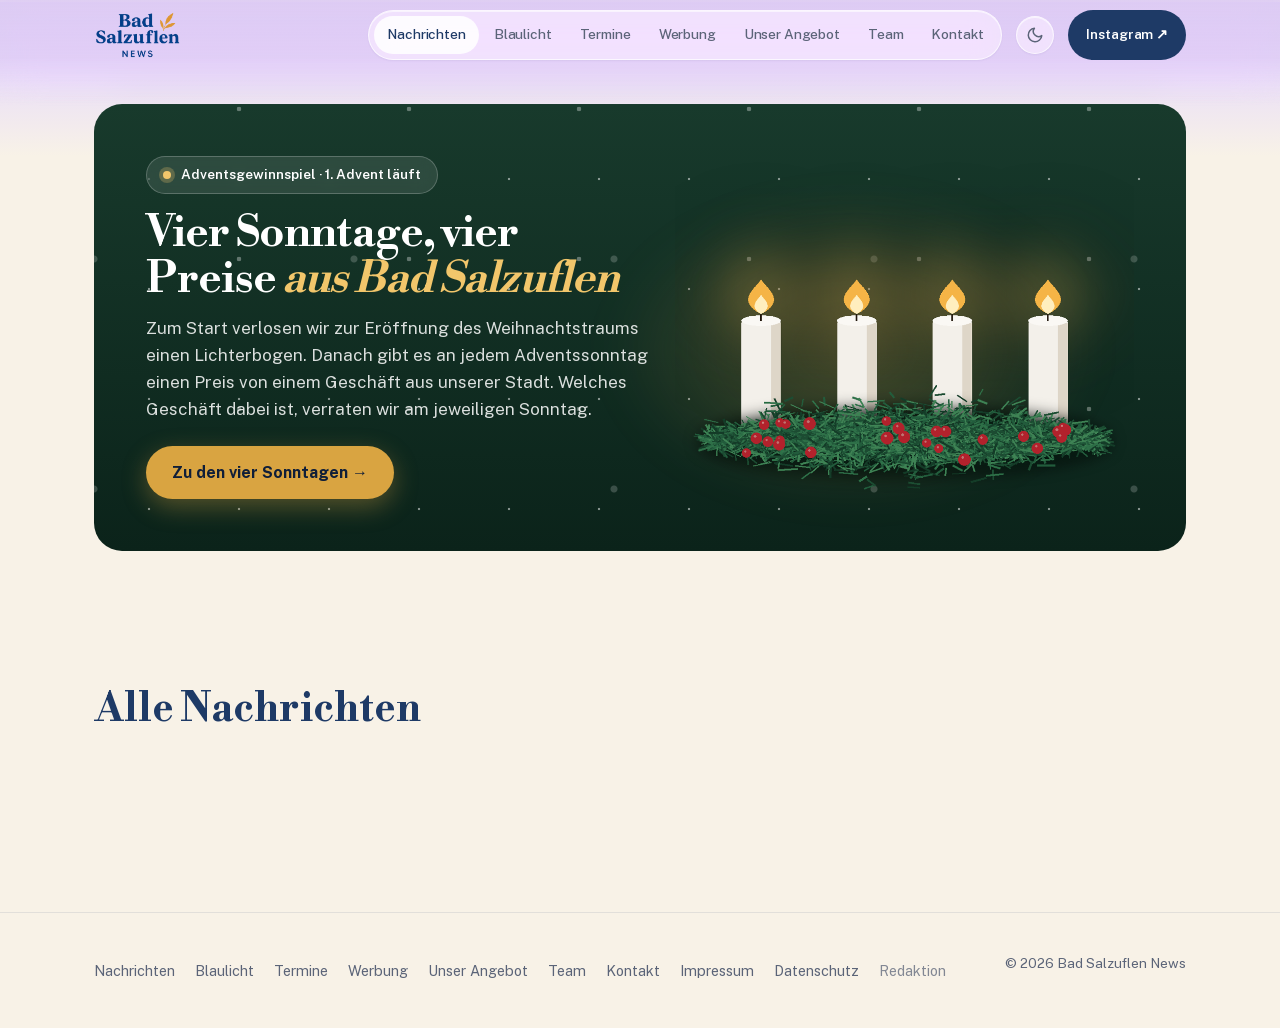
<file: index.html>
<!DOCTYPE html>
<html lang="de">
<head>
<meta charset="UTF-8">
<meta name="viewport" content="width=device-width, initial-scale=1">
<title>Bad Salzuflen News — Neuigkeiten & Termine aus deiner Stadt</title>
<meta name="description" content="Bad Salzuflen News zeigt dir, was in Bad Salzuflen passiert: Neuigkeiten, Termine und die Menschen, die die Stadt bewegen. Unabhängig und privat betrieben.">
<meta property="og:title" content="Bad Salzuflen News">
<meta property="og:description" content="Neuigkeiten & Termine aus Bad Salzuflen — kompakt und verständlich an einem Ort.">
<meta property="og:image" content="https://badsalzuflennews.de/assets/img/og-bild.png">
<meta property="og:image:width" content="1200">
<meta property="og:image:height" content="630">
<meta name="twitter:card" content="summary_large_image">
<meta property="og:type" content="website">
<meta property="og:url" content="https://badsalzuflennews.de/">
<link rel="canonical" href="https://badsalzuflennews.de/">
<link rel="icon" type="image/png" sizes="48x48" href="assets/img/favicon-48.png">
<link rel="manifest" href="manifest.webmanifest">
<link rel="apple-touch-icon" sizes="180x180" href="https://badsalzuflennews.de/assets/img/apple-touch-icon.png">
<meta name="theme-color" content="#E7DDF6" media="(prefers-color-scheme: light)">
<meta name="theme-color" content="#191622" media="(prefers-color-scheme: dark)">
<meta name="apple-mobile-web-app-title" content="BS News">

<link rel="stylesheet" href="assets/css/fonts.css">
<link rel="stylesheet" href="assets/css/style.css?v=9">
<link rel="stylesheet" href="assets/css/wetter.css?v=9">
<link rel="stylesheet" href="assets/css/werbung.css?v=14">
<link rel="stylesheet" href="assets/css/news.css?v=13">
<link rel="stylesheet" href="assets/css/anzeigen.css?v=3">
<script src="assets/js/theme.js?v=2"></script>
<style>
  /* Advents-Kachel im Look der Story (2026) */
  .adv-kachel-wrap { margin-top: calc(20px - clamp(40px, 6vw, 72px)); margin-bottom: 20px; }
  @media (max-width: 600px) { .adv-kachel-wrap { margin-top: calc(12px - clamp(40px, 6vw, 72px)); margin-bottom: 12px; } }
  .adv-kachel {
    position: relative; overflow: hidden; isolation: isolate;
    display: grid; grid-template-columns: 1.1fr 1fr; gap: 24px; align-items: center;
    min-height: 300px; padding: clamp(32px, 4.5vw, 52px);
    border-radius: var(--radius-l); color: #fff; text-decoration: none;
    background: linear-gradient(180deg, #183A2C, #0B231A);
    transition: transform 200ms ease, box-shadow 200ms ease;
  }
  .adv-kachel::before {
    content: ""; position: absolute; inset: 0; z-index: -1; opacity: .55;
    background-image:
      radial-gradient(circle, rgba(255,255,255,.9) 1.2px, transparent 1.6px),
      radial-gradient(circle, rgba(255,255,255,.6) 2px, transparent 2.6px),
      radial-gradient(circle, rgba(255,255,255,.35) 3px, transparent 4px);
    background-size: 90px 110px, 170px 150px, 260px 230px;
    background-position: 10px 20px, 60px 80px, 130px 40px;
  }
  .adv-kachel::after {
    content: ""; position: absolute; z-index: -1; right: 8%; top: 20%; width: 45%; height: 70%;
    background: radial-gradient(closest-side, rgba(224,165,74,.28), transparent); filter: blur(20px);
  }
  @media (hover: hover) {
    .adv-kachel:hover { transform: translateY(-3px); box-shadow: 0 24px 50px rgba(11, 35, 26, 0.35); }
    .adv-kachel:hover .wb-btn-gold { background: var(--wb-gold-hell); }
  }
  .adv-kachel:focus-visible { outline: 3px solid var(--wb-gold); outline-offset: 4px; }
  .adv-kachel h2 {
    color: #fff !important; font-size: clamp(1.8rem, 3.6vw, 2.7rem);
    line-height: 1.08; letter-spacing: -0.02em; margin: 16px 0 12px; text-wrap: balance;
  }
  .adv-kachel p { color: rgba(255,255,255,.85); margin-bottom: 22px; max-width: 30em; }
  .adv-kachel-bild img { width: 100%; height: auto; max-width: 520px; margin-left: auto; }
  @media (max-width: 760px) {
    .adv-kachel { grid-template-columns: 1fr; padding-bottom: 8px; }
    .adv-kachel-bild img { max-width: 380px; margin: -8px auto 0; }
  }
  @media (prefers-reduced-motion: reduce) { .adv-kachel { transition: none; } .adv-kachel:hover { transform: none; } }
  .adv-kachel-wrap ~ .wb-teaser-wrap { margin-top: 0; }
  /* In der Gewinnspielzeit ruht die Werbepartner-Kachel */
  .adv-zeit .wb-teaser-wrap { display: none; }
  /* Gewinnspiel-Vorschau an der Stelle der Wetter-Kachel */
  .tile.adv-vorschau { background: linear-gradient(180deg, #183A2C, #0B231A); }
  .tile.adv-vorschau::after { background: linear-gradient(to top, rgba(11, 35, 26, 0.94) 0%, rgba(11, 35, 26, 0.62) 42%, rgba(11, 35, 26, 0) 72%); }
  .adv-vorschau .tag { background: #E0A54A; color: #1F1605; }
  .adv-vorschau-wann { margin: 6px 0 0; color: #F2C66B; font-size: .86rem; font-weight: 600; line-height: 1.3; }
  .tile.adv-vorschau--kranz img { inset: 6% 8% auto; width: 84%; height: 56%; object-fit: contain; }
  .tile.adv-vorschau--oben img { inset: 0 0 auto; height: 68%; object-position: 50% 42%; }
  @media (max-width: 600px) { .adv-vorschau-wann { font-size: .76rem; margin-top: 4px; } }
</style>
</head>
<body>

<header class="site-header">
  <div class="container">
    <a href="index.html" class="logo-link" aria-label="Bad Salzuflen News — Start">
      <img src="assets/img/logo.webp" alt="Bad Salzuflen News">
    </a>
    <a class="wetter-kopf" id="wetterKopf" href="index.html#wetter" hidden></a>
    <button class="nav-toggle" id="navToggle" aria-label="Menü öffnen" aria-expanded="false" aria-controls="mainNav">
      <svg viewBox="0 0 24 24" fill="none" stroke="currentColor" stroke-width="2" stroke-linecap="round"><line x1="3" y1="6" x2="21" y2="6"/><line x1="3" y1="12" x2="21" y2="12"/><line x1="3" y1="18" x2="21" y2="18"/></svg>
    </button>
    <nav class="main-nav" id="mainNav">
      <div class="nav-glass">
        <a href="index.html" aria-current="page">Nachrichten</a>
        <a href="blaulicht.html">Blaulicht</a>
        <a href="termine.html">Termine</a>
        <a href="werbung.html">Werbung</a>
        <a href="angebot.html">Unser Angebot</a>
        <a href="team.html">Team</a>
        <a href="kontakt.html">Kontakt</a>
      </div>
      <a class="nav-cta" href="https://www.instagram.com/badsalzuflennews.de/" target="_blank" rel="noopener">Instagram ↗</a>
    </nav>
  </div>
</header>

<main id="top">

  <section class="newsboard-wrap" id="nachrichten" aria-labelledby="boardTitle">
    <div class="newsboard">
      <h1 class="sr-only" id="boardTitle">Bad Salzuflen News — Neuigkeiten und Termine aus deiner Stadt</h1>
      <div class="board-grid" id="boardGrid" aria-live="polite"></div>
    </div>
  </section>

  <section class="adv-kachel-wrap" id="advKachel" aria-labelledby="advKachelTitel">
    <div class="container">
      <a class="adv-kachel" href="advent.html">
        <div class="adv-kachel-text">
          <span class="wb-pill"><span class="wb-dot" aria-hidden="true"></span><span id="advKachelPill">Adventsgewinnspiel · ab 23. November</span></span>
          <h2 id="advKachelTitel">Vier Sonntage, vier Preise <span class="wb-gold">aus Bad&nbsp;Salzuflen</span></h2>
          <p>Zum Start verlosen wir zur Eröffnung des Weihnachtstraums einen Lichterbogen. Danach gibt es an jedem Adventssonntag einen Preis von einem Geschäft aus unserer Stadt. Welches Geschäft dabei ist, verraten wir am jeweiligen Sonntag.</p>
          <span class="wb-btn wb-btn-gold">Zu den vier Sonntagen →</span>
        </div>
        <div class="adv-kachel-bild" aria-hidden="true">
          <img src="assets/img/advent-kranz.png" alt="" width="900" height="648" loading="lazy">
        </div>
      </a>
    </div>
  </section>
  <script>
    // Kachel zeigt den laufenden Sonntag und verschwindet nach der letzten Auslosung (27.12.2026).
    (function () {
      const d = new Date();
      const lokal = ['localhost', '127.0.0.1'].includes(location.hostname) && new URLSearchParams(location.search).get('tag');
      const heute = lokal || `${d.getFullYear()}-${String(d.getMonth() + 1).padStart(2, '0')}-${String(d.getDate()).padStart(2, '0')}`;
      if (heute > '2026-12-27') { document.getElementById('advKachel').remove(); return; }
      document.documentElement.classList.add('adv-zeit');
      const nr = ['2026-11-29', '2026-12-06', '2026-12-13', '2026-12-20'].filter(t => t <= heute).length;
      if (heute === '2026-12-27') document.getElementById('advKachelPill').textContent = 'Adventsgewinnspiel · heute letzte Auslosung';
      else if (nr) document.getElementById('advKachelPill').textContent = `Adventsgewinnspiel · ${nr}. Advent läuft`;
      else if (heute >= '2026-11-23' && heute <= '2026-11-26') document.getElementById('advKachelPill').textContent = 'Jetzt Lichterbogen gewinnen';
      else if (heute >= '2026-11-27') document.getElementById('advKachelPill').textContent = 'Adventsgewinnspiel · weiter am 29. November';
    })();
  </script>

  <section class="wb-teaser-wrap" aria-labelledby="wbTeaserTitel">
    <div class="container">
      <a class="wb-teaser" href="werbung.html">
        <div class="wb-teaser-text">
          <span class="wb-pill"><span class="wb-dot" aria-hidden="true"></span><span class="wb-pill-zusatz">Werbepartner · </span>Start im Februar 2027</span>
          <h2 id="wbTeaserTitel">Werde sichtbar für <span class="wb-gold">ganz Bad&nbsp;Salzuflen</span></h2>
          <p>Zeig dein Unternehmen dort, wo sich Bad Salzuflen informiert — auf unserer Webseite und auf Instagram.<br><strong>Jetzt unverbindlich anfragen und die besten Werbeplätze sichern.</strong></p>
          <span class="wb-btn wb-btn-gold">Jetzt Platz sichern →</span>
        </div>
        <div class="wb-teaser-bild" aria-hidden="true">
          <div class="wb-browser">
            <div class="wb-browser-leiste"><i></i><i></i><i></i><span>badsalzuflennews.de</span></div>
            <div class="wb-browser-inhalt">
              <div class="wb-kachel"></div>
              <div class="wb-kachel"></div>
              <div class="wb-kachel wb-kachel-anzeige"><b>Anzeige</b><strong>Dein Unternehmen</strong><em>Jetzt entdecken →</em></div>
              <div class="wb-kachel"></div>
            </div>
          </div>
          <div class="wb-handy wb-handy-hero">
            <div class="wb-story-balken"><i></i><i></i><i></i></div>
            <div class="wb-story-kopf"><span class="wb-avatar"></span><span class="wb-story-name">badsalzuflennews.de</span> <b>Anzeige</b></div>
            <div class="wb-story-mitte">
              <strong>Neu in der Stadt</strong>
              <span>Dein Laden. Deine Aktion.</span>
            </div>
          </div>
        </div>
      </a>
    </div>
  </section>

  <section class="section" id="alle">
    <div class="container">
      <div class="posts-head">
        <h2>Alle Nachrichten</h2>
        <div class="chips" id="chips" role="group" aria-label="Nach Thema filtern"></div>
      </div>
      <div class="post-grid" id="postGrid"></div>
      <p class="posts-note" id="postNote" hidden></p>
      <div class="posts-more"><button class="btn btn-secondary" id="moreBtn" type="button" hidden>Mehr laden</button></div>
      <aside data-push hidden aria-label="Mitteilungen"></aside>
    </div>
  </section>





</main>

<footer class="site-footer">
  <div class="container">
    <div class="footer-links">
      <a href="index.html">Nachrichten</a>
      <a href="blaulicht.html">Blaulicht</a>
      <a href="termine.html">Termine</a>
      <a href="werbung.html">Werbung</a>
      <a href="angebot.html">Unser Angebot</a>
      <a href="team.html">Team</a>
      <a href="kontakt.html">Kontakt</a>
      <a href="impressum.html">Impressum</a>
      <a href="datenschutz.html">Datenschutz</a>
      <a class="login-link" href="login.html">Redaktion</a>
    </div>
    <p class="footer-note">
      © <span id="jahr"></span> Bad Salzuflen News
    </p>
  </div>
</footer>

<script src="assets/js/wetter.js?v=7"></script>
<script src="assets/js/config.js"></script>
<script src="assets/js/api.js?v=7"></script>
<script src="beitrag/liste.js"></script>
<script src="assets/js/render.js?v=14"></script>
<script src="assets/js/anzeigen.js?v=2"></script>
<script src="assets/js/advent-vorschau.js?v=2"></script>
<script src="assets/js/home.js?v=16"></script>
<script src="assets/js/push.js?v=3"></script>
<script>
  document.getElementById('jahr').textContent = new Date().getFullYear();
  const toggle = document.getElementById('navToggle');
  const nav = document.getElementById('mainNav');
  toggle.addEventListener('click', () => {
    const open = nav.classList.toggle('open');
    toggle.setAttribute('aria-expanded', open);
  });
</script>

</body>
</html>
</file>
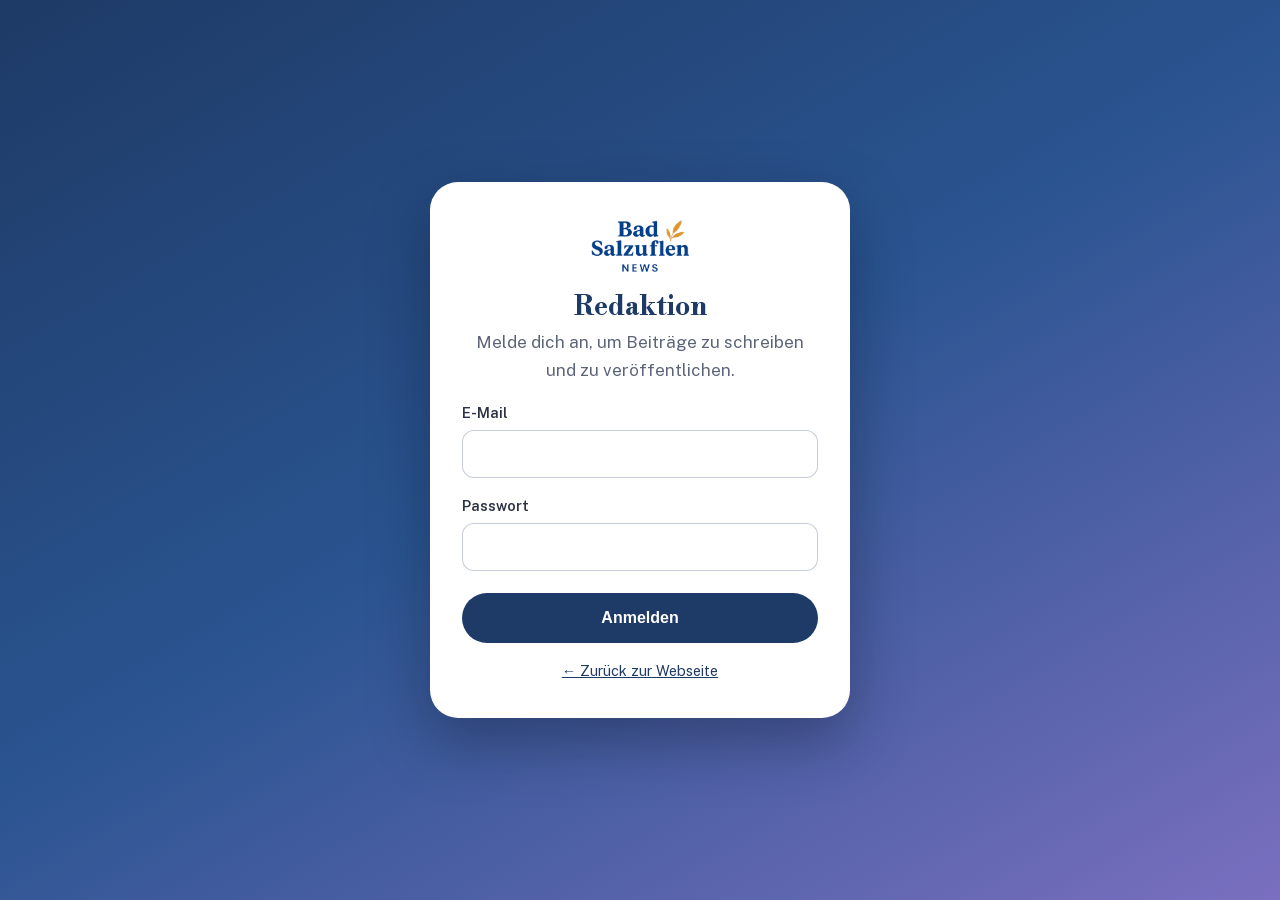
<file: admin.html>
<!DOCTYPE html>
<html lang="de">
<head>
<meta charset="UTF-8">
<meta name="viewport" content="width=device-width, initial-scale=1">
<title>Redaktion — Bad Salzuflen News</title>
<meta name="robots" content="noindex,nofollow">
<meta name="theme-color" content="#E7DDF6" media="(prefers-color-scheme: light)">
<meta name="theme-color" content="#191622" media="(prefers-color-scheme: dark)">
<link rel="icon" type="image/png" sizes="48x48" href="assets/img/favicon-48.png">
<link rel="apple-touch-icon" sizes="180x180" href="https://badsalzuflennews.de/assets/img/apple-touch-icon.png">
<link rel="stylesheet" href="assets/css/fonts.css">
<link rel="stylesheet" href="assets/css/style.css?v=9">
<link rel="stylesheet" href="assets/css/news.css?v=13">
<link rel="stylesheet" href="assets/css/anzeigen.css?v=3">
<link rel="stylesheet" href="assets/css/admin.css?v=23">
<script src="assets/js/theme.js?v=2"></script>
</head>
<body class="admin" hidden>

<header class="admin-bar">
  <a class="admin-brand" href="admin.html#uebersicht"><img src="assets/img/logo.webp" alt="Bad Salzuflen News"><span>Redaktion</span></a>
  <nav class="admin-tabs" aria-label="Bereiche">
    <a href="#uebersicht" data-tab="uebersicht">Übersicht</a>
    <a href="#beitraege" data-tab="beitraege">Beiträge</a>
    <a href="#termine" data-tab="termine">Termine</a>
    <a href="#blaulicht" data-tab="blaulicht">Blaulicht</a>
    <a href="#planung" data-tab="planung">Planung</a>
    <a href="#werbung" data-tab="werbung">Werbung</a>
    <a href="#generator" data-tab="generator">Generator</a>
  </nav>
  <div class="admin-actions">
    <a class="btn btn-primary btn-sm" href="#editor/neu">+ Neuer Beitrag</a>
    <a class="btn-ghost" href="index.html" target="_blank" rel="noopener">Webseite ansehen ↗</a>
    <button class="btn-ghost" id="logout" type="button">Abmelden</button>
  </div>
</header>

<main class="admin-main" id="view" tabindex="-1"></main>

<dialog id="dlg" class="dlg">
  <form method="dialog" id="dlgForm">
    <h2 id="dlgTitle"></h2>
    <p id="dlgText"></p>
    <label class="field" id="dlgField" hidden><span id="dlgLabel"></span><input type="url" id="dlgInput" placeholder="https://"></label>
    <div class="dlg-actions">
      <button class="btn btn-secondary btn-sm" value="cancel" id="dlgNo">Abbrechen</button>
      <button class="btn btn-primary btn-sm" value="ok" id="dlgYes">OK</button>
    </div>
  </form>
</dialog>
<div class="toast" id="toast" role="status" aria-live="polite" hidden></div>

<script src="assets/js/config.js"></script>
<script src="assets/js/api.js?v=9"></script>
<script src="assets/js/render.js?v=14"></script>
<script src="assets/js/generator/termine.js?v=2"></script>
<script src="assets/js/generator/zeichnen.js?v=6"></script>
<script src="assets/js/generator/generator.js?v=14"></script>
<script src="assets/js/planung.js?v=1"></script>
<script src="assets/js/anzeigen.js?v=2"></script>
<script src="assets/js/werbung-admin.js?v=2"></script>
<script src="assets/js/admin.js?v=19"></script>
</body>
</html>
</file>
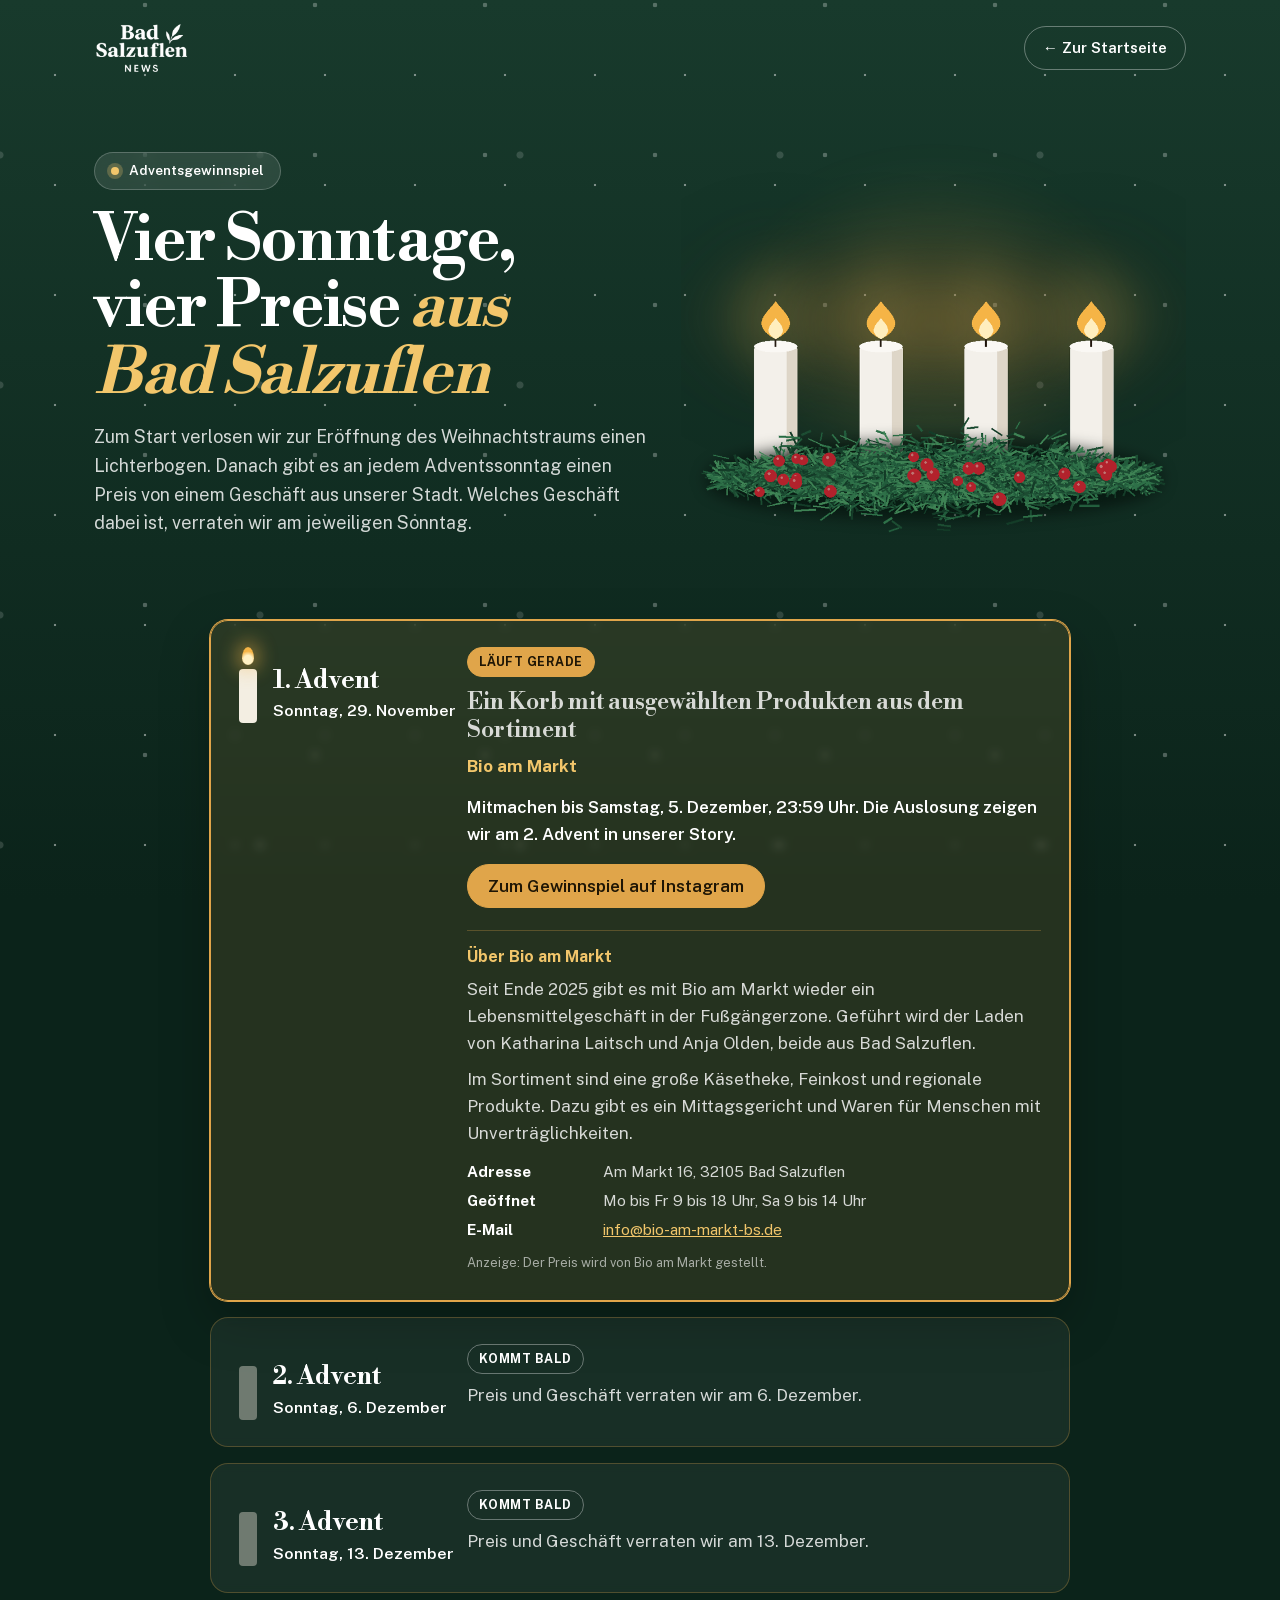
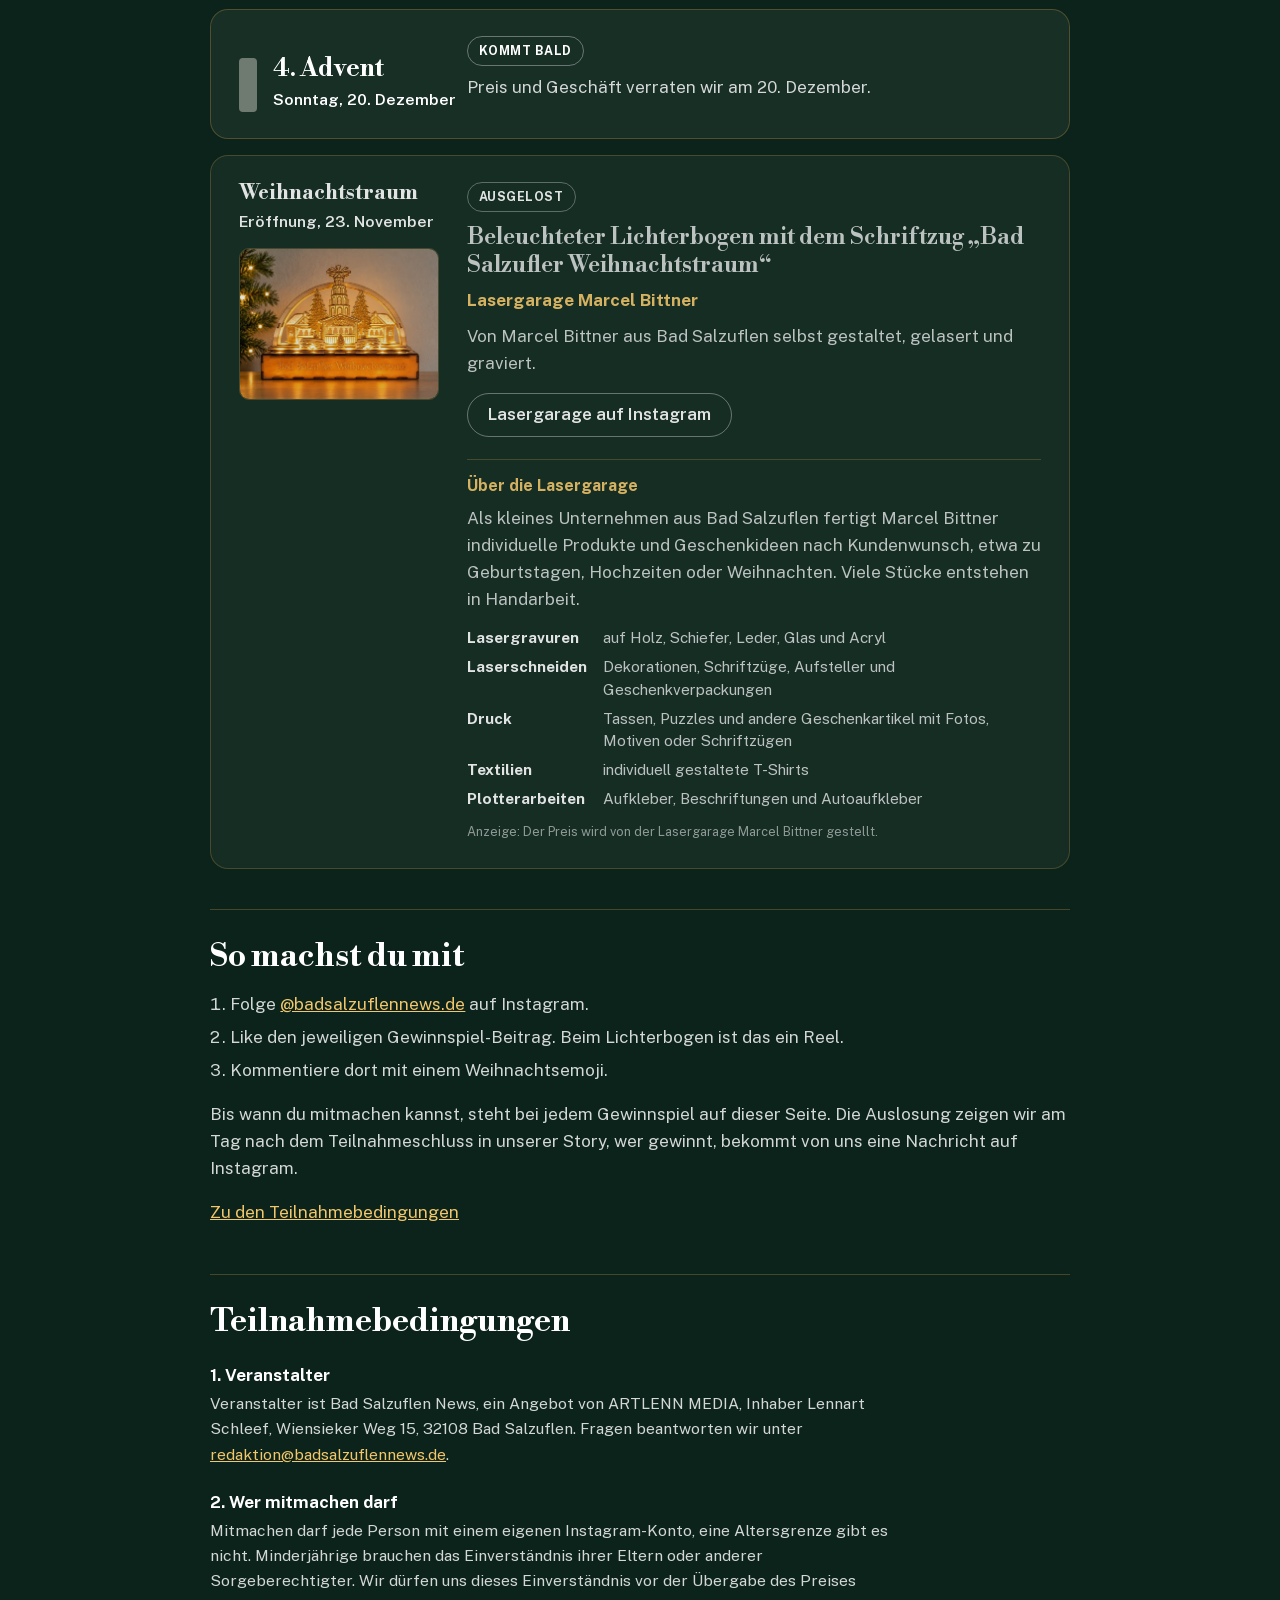
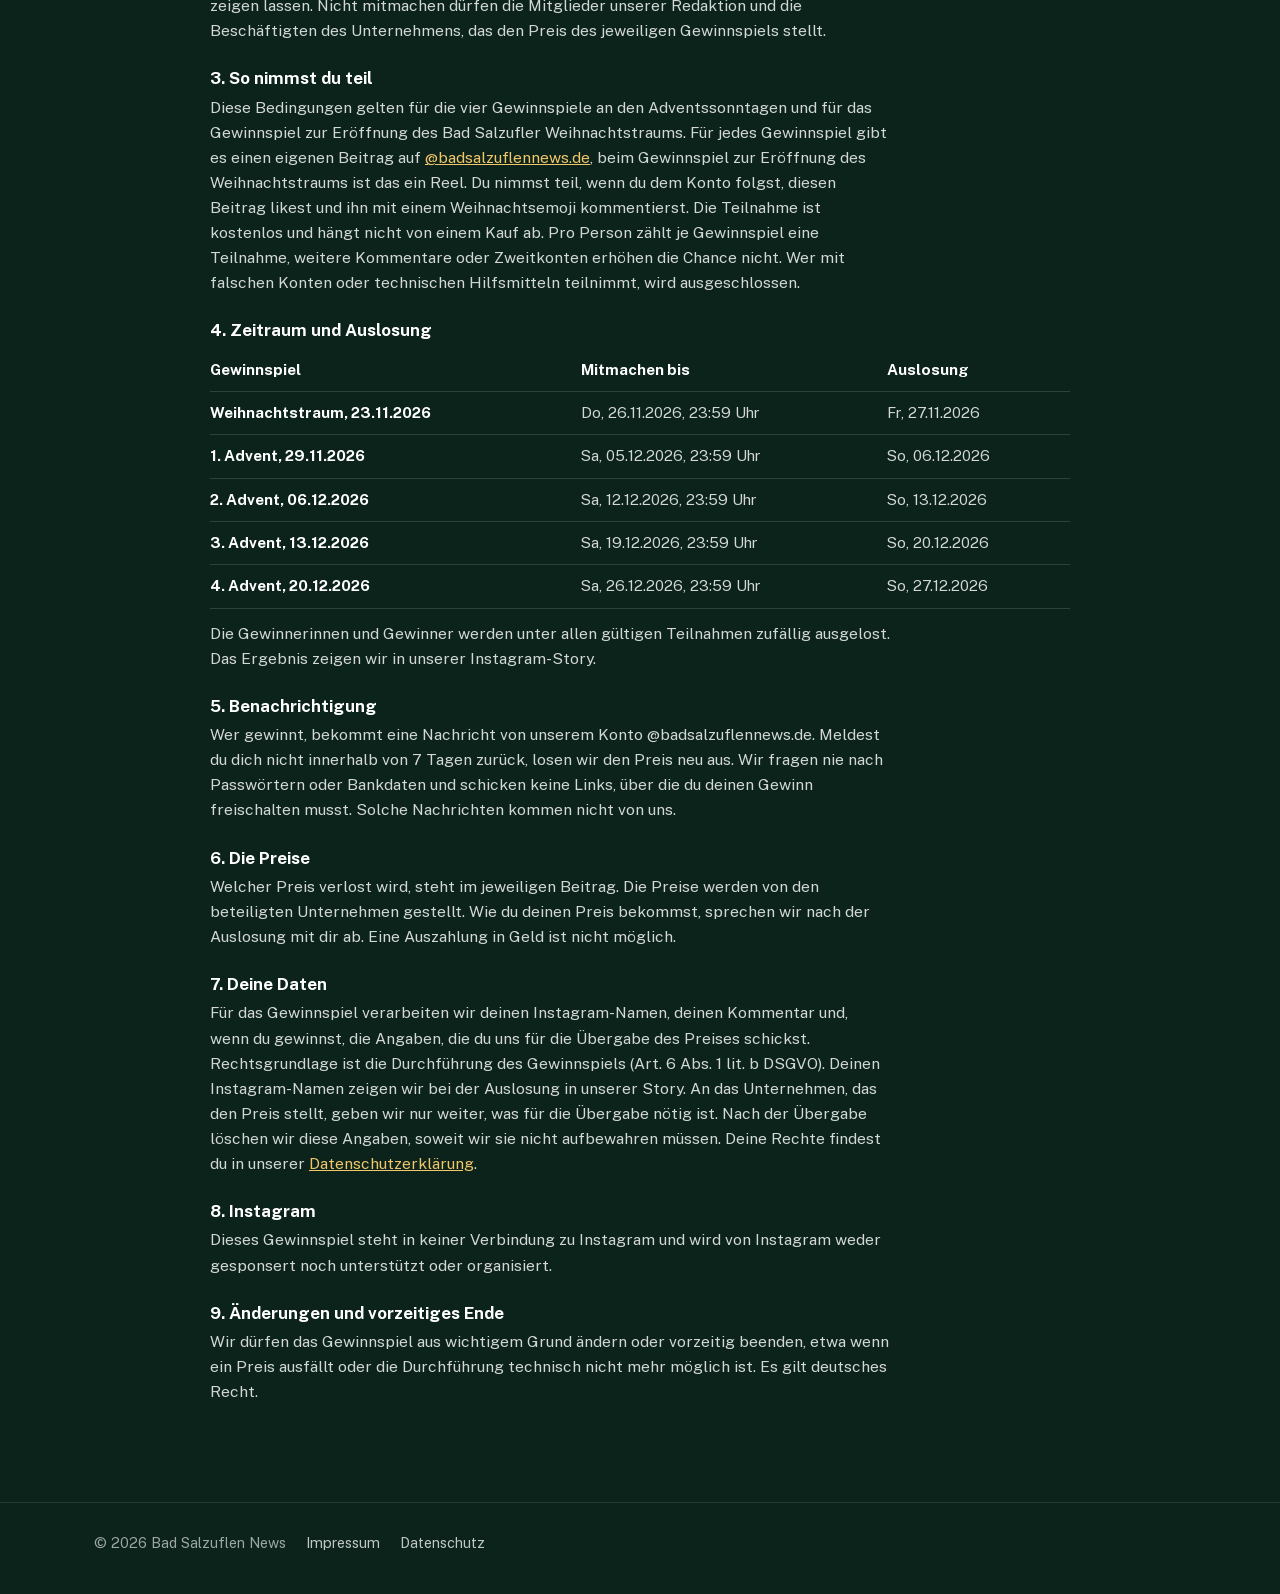
<file: advent.html>
<!DOCTYPE html>
<html lang="de">
<head>
<meta charset="UTF-8">
<meta name="viewport" content="width=device-width, initial-scale=1">
<title>Adventsgewinnspiel — Bad Salzuflen News</title>
<meta name="description" content="An jedem Adventssonntag verlosen wir einen Preis von einem Geschäft aus Bad Salzuflen.">
<meta property="og:title" content="Vier Sonntage, vier Preise aus Bad Salzuflen">
<meta property="og:description" content="Das Adventsgewinnspiel von Bad Salzuflen News: an jedem Adventssonntag ein Preis von einem Geschäft aus unserer Stadt.">
<meta property="og:image" content="https://badsalzuflennews.de/assets/img/og-bild.png">
<meta property="og:type" content="website">
<meta property="og:url" content="https://badsalzuflennews.de/advent.html">
<link rel="canonical" href="https://badsalzuflennews.de/advent.html">
<link rel="icon" type="image/png" sizes="48x48" href="assets/img/favicon-48.png">
<meta name="theme-color" content="#183A2C">
<link rel="stylesheet" href="assets/css/fonts.css">
<link rel="stylesheet" href="assets/css/style.css?v=9">
<link rel="stylesheet" href="assets/css/werbung.css?v=14">
<script src="assets/js/theme.js?v=2"></script>
<style>
  /* Adventsgewinnspiel 2026: ganze Seite im Look der Story */
  :root {
    --tanne: #183A2C; --tanne-dunkel: #0B231A;
    --gold: #E0A54A; --gold-hell: #F2C66B;
    --weiss-weich: rgba(255, 255, 255, .82);
    --linie: rgba(224, 165, 74, .28);
  }
  body.adv-seite {
    background: linear-gradient(180deg, var(--tanne) 0, var(--tanne-dunkel) 100vh) fixed var(--tanne-dunkel);
    color: #fff; min-height: 100vh; position: relative; isolation: isolate;
  }
  /* Schnee wie in der Story */
  body.adv-seite::before {
    content: ""; position: fixed; inset: 0; z-index: -1; pointer-events: none; opacity: .5;
    background-image:
      radial-gradient(circle, rgba(255,255,255,.9) 1.2px, transparent 1.6px),
      radial-gradient(circle, rgba(255,255,255,.55) 2px, transparent 2.6px),
      radial-gradient(circle, rgba(255,255,255,.3) 3px, transparent 4px);
    background-size: 90px 110px, 170px 150px, 260px 230px;
    background-position: 10px 20px, 60px 80px, 130px 40px;
  }
  .adv-seite h1, .adv-seite h2, .adv-seite h3 { color: #fff !important; }
  .adv-seite p { color: var(--weiss-weich); }
  .adv-seite a { color: var(--gold-hell); }
  .adv-seite :focus-visible { outline: 3px solid var(--gold-hell); outline-offset: 3px; }

  /* Kopfzeile: Logo hell, nur Zurueck-Link */
  .adv-kopfzeile { padding: 22px 0; }
  .adv-kopfzeile .container { display: flex; align-items: center; justify-content: space-between; gap: 16px; }
  .adv-kopfzeile img { height: 52px; width: auto; filter: brightness(0) invert(1); }
  .adv-zurueck {
    display: inline-flex; align-items: center; min-height: 44px; padding: 0 18px; border-radius: 999px;
    border: 1.5px solid rgba(255,255,255,.35); color: #fff !important; text-decoration: none; font-weight: 600; font-size: .95rem;
  }
  .adv-zurueck:hover { background: rgba(255,255,255,.08); }

  /* Kopf */
  .adv-held { padding: clamp(24px, 5vw, 56px) 0 clamp(16px, 3vw, 32px); }
  .adv-held .container { display: grid; grid-template-columns: 1.1fr 1fr; gap: 32px; align-items: center; }
  .adv-held h1 { font-size: clamp(2.3rem, 5.5vw, 4rem); line-height: 1.04; letter-spacing: -0.02em; margin: 18px 0 16px; text-wrap: balance; }
  .adv-held h1 em { color: var(--gold-hell); }
  .adv-held p { font-size: 1.12rem; max-width: 32em; }
  .adv-held-bild { position: relative; }
  .adv-held-bild::before {
    content: ""; position: absolute; inset: 0 10% 15%; z-index: -1;
    background: radial-gradient(closest-side, rgba(224,165,74,.3), transparent); filter: blur(24px);
  }
  .adv-held-bild img { width: 100%; max-width: 540px; height: auto; margin-left: auto; }
  @media (max-width: 760px) {
    .adv-held .container { grid-template-columns: 1fr; gap: 8px; }
    .adv-held-bild img { max-width: 400px; margin: 0 auto; }
  }

  /* Die vier Sonntage: eine Spalte, jede Karte so hoch wie ihr Inhalt */
  .adv-sonntage { padding: clamp(16px, 3vw, 32px) 0 clamp(48px, 7vw, 88px); }
  .adv-liste { display: flex; flex-direction: column; gap: 16px; max-width: 860px; margin: 0 auto; list-style: none; padding: 0; }
  .adv-karte {
    display: grid; grid-template-columns: 200px 1fr; gap: 28px; align-items: start;
    padding: 26px 28px; border-radius: var(--radius-m);
    background: rgba(255, 255, 255, .055); border: 1px solid var(--linie);
    -webkit-backdrop-filter: blur(4px); backdrop-filter: blur(4px);
  }
  .adv-karte[data-zustand="laeuft"] { background: rgba(224, 165, 74, .12); border-color: var(--gold); box-shadow: 0 0 0 1px var(--gold), 0 20px 50px rgba(0,0,0,.25); }
  .adv-karte[data-zustand="vorbei"] { opacity: .88; }

  .adv-wann { display: flex; gap: 16px; align-items: flex-end; }
  .adv-kerze { width: 18px; height: 54px; border-radius: 4px; background: #F3EEE2; position: relative; flex: none; margin-top: 22px; opacity: .4; }
  .adv-karte:not([data-zustand="bald"]) .adv-kerze { opacity: 1; }
  .adv-karte:not([data-zustand="bald"]) .adv-kerze::before {
    content: ""; position: absolute; left: 3px; top: -22px; width: 12px; height: 18px;
    background: radial-gradient(circle at 50% 70%, #FFF1C4 0 30%, #F5B446 60%);
    border-radius: 50% 50% 50% 50% / 62% 62% 38% 38%;
    box-shadow: 0 0 18px 6px rgba(245, 180, 70, .45);
  }
  .adv-wann-bogen { display: block; min-width: 0; }
  .adv-wann-bogen .adv-sonntag { font-size: 1.3rem; }
  .adv-foto { display: block; width: 100%; height: auto; margin-top: 14px; border-radius: 10px; border: 1px solid var(--linie); }
  .adv-sonntag { font-family: var(--font-head); font-size: 1.55rem; line-height: 1.1; margin: 0; color: var(--gold-hell); }
  .adv-datum { display: block; font-weight: 600; color: #fff; margin-top: 4px; font-size: .98rem; white-space: nowrap; }

  .adv-inhalt { display: flex; flex-direction: column; gap: 8px; min-width: 0; }
  .adv-status {
    align-self: flex-start; font-size: .78rem; font-weight: 700; letter-spacing: .04em; text-transform: uppercase;
    padding: 4px 11px; border-radius: 999px; border: 1px solid rgba(255,255,255,.35); color: #fff;
  }
  .adv-karte[data-zustand="laeuft"] .adv-status { background: var(--gold); border-color: var(--gold); color: #1F1605; }
  .adv-preis { font-family: var(--font-head); font-size: 1.45rem; line-height: 1.2; color: #fff; margin: 4px 0 0; }
  .adv-laden { font-weight: 700; color: var(--gold-hell) !important; margin: 0; }
  .adv-text, .adv-ort, .adv-geheim { margin: 0; }
  .adv-ort { font-size: .95rem; }
  .adv-frist { margin: 6px 0 0; color: #fff !important; font-weight: 600; }
  /* Infos zum Geschaeft */
  .adv-ueber { display: flex; flex-direction: column; gap: 8px; margin-top: 14px; padding-top: 16px; border-top: 1px solid var(--linie); }
  .adv-seite .adv-ueber h3 { font-family: inherit; font-size: 1rem; font-weight: 700; line-height: 1.3; margin: 0; color: var(--gold-hell) !important; }
  .adv-fakten { display: grid; gap: 7px; margin: 6px 0 0; font-size: .95rem; line-height: 1.45; }
  .adv-fakten div { display: grid; grid-template-columns: 124px minmax(0, 1fr); gap: 12px; }
  .adv-fakten dt { font-weight: 700; color: #fff; }
  .adv-fakten dd { margin: 0; color: var(--weiss-weich); overflow-wrap: anywhere; }
  @media (max-width: 600px) { .adv-fakten { gap: 10px; } .adv-fakten div { grid-template-columns: minmax(0, 1fr); gap: 1px; } }
  .adv-links { display: flex; flex-wrap: wrap; gap: 10px; margin-top: 8px; }
  .adv-links a {
    display: inline-flex; align-items: center; justify-content: center; text-align: center; line-height: 1.25;
    min-height: 44px; padding: 8px 20px; border-radius: 999px;
    font-weight: 600; text-decoration: none; color: #fff !important; border: 1.5px solid rgba(255,255,255,.4);
  }
  .adv-links a:hover { background: rgba(255,255,255,.08); }
  .adv-links a.haupt { background: var(--gold); border-color: var(--gold); color: #1F1605 !important; }
  .adv-links a.haupt:hover { background: var(--gold-hell); }
  .adv-anzeige { font-size: .8rem; margin: 4px 0 0; color: rgba(255,255,255,.6) !important; }

  @media (max-width: 600px) {
    .adv-karte { grid-template-columns: 1fr; gap: 14px; padding: 22px 20px; }
    .adv-wann { gap: 12px; }
  }

  /* Spielregeln */
  .adv-regeln { max-width: 860px; margin: 40px auto 0; padding-top: 28px; border-top: 1px solid var(--linie); }
  .adv-regeln h2 { font-size: clamp(1.5rem, 3vw, 2rem); }
  .adv-regeln ul, .adv-regeln ol { padding-left: 1.2em; color: var(--weiss-weich); margin: 0 0 16px; }
  .adv-regeln li { margin-bottom: 6px; }

  /* Teilnahmebedingungen */
  .adv-bedingungen { max-width: 860px; margin: 48px auto 0; padding-top: 28px; border-top: 1px solid var(--linie); scroll-margin-top: 24px; }
  .adv-bedingungen h2 { font-size: clamp(1.5rem, 3vw, 2rem); margin-bottom: 8px; }
  .adv-bedingungen h3 { font-family: inherit; font-size: 1.05rem; font-weight: 700; margin: 26px 0 6px; }
  .adv-bedingungen p, .adv-bedingungen li { font-size: .98rem; line-height: 1.6; }
  .adv-bedingungen p { margin: 0 0 10px; max-width: 68ch; }
  .adv-bedingungen ul { padding-left: 1.2em; color: var(--weiss-weich); margin: 0 0 10px; max-width: 68ch; }
  .adv-bedingungen li { margin-bottom: 4px; }
  .adv-zeiten { width: 100%; border-collapse: collapse; margin: 8px 0 12px; font-size: .95rem; color: var(--weiss-weich); }
  .adv-zeiten th, .adv-zeiten td { text-align: left; padding: 9px 12px 9px 0; border-bottom: 1px solid rgba(255,255,255,.14); vertical-align: top; }
  .adv-zeiten th { color: #fff; font-weight: 700; }
  @media (max-width: 600px) { .adv-zeiten { font-size: .86rem; } .adv-zeiten th, .adv-zeiten td { padding-right: 8px; } }

  .adv-fuss { padding: 28px 0 40px; border-top: 1px solid rgba(255,255,255,.1); font-size: .9rem; }
  .adv-fuss .container { display: flex; flex-wrap: wrap; gap: 8px 20px; color: rgba(255,255,255,.6); }
  .adv-fuss a { color: rgba(255,255,255,.75); text-decoration: none; }
</style>
</head>
<body class="adv-seite">

<header class="adv-kopfzeile">
  <div class="container">
    <a href="index.html" aria-label="Bad Salzuflen News — Start"><img src="assets/img/logo.webp" alt="Bad Salzuflen News"></a>
    <a class="adv-zurueck" href="index.html">← Zur Startseite</a>
  </div>
</header>

<main>
  <section class="adv-held">
    <div class="container">
      <div>
        <span class="wb-pill"><span class="wb-dot" aria-hidden="true"></span>Adventsgewinnspiel</span>
        <h1>Vier Sonntage, vier Preise <em>aus Bad&nbsp;Salzuflen</em></h1>
        <p>Zum Start verlosen wir zur Eröffnung des Weihnachtstraums einen Lichterbogen. Danach gibt es an jedem Adventssonntag einen Preis von einem Geschäft aus unserer Stadt. Welches Geschäft dabei ist, verraten wir am jeweiligen Sonntag.</p>
      </div>
      <div class="adv-held-bild" aria-hidden="true">
        <img src="assets/img/advent-kranz.png" alt="" width="900" height="648">
      </div>
    </div>
  </section>

  <section class="adv-sonntage" aria-label="Die vier Adventssonntage">
    <div class="container">
      <ol class="adv-liste" id="advListe"></ol>

      <div class="adv-regeln">
        <h2>So machst du mit</h2>
        <ol>
          <li>Folge <a href="https://www.instagram.com/badsalzuflennews.de/" target="_blank" rel="noopener">@badsalzuflennews.de</a> auf Instagram.</li>
          <li>Like den jeweiligen Gewinnspiel-Beitrag. Beim Lichterbogen ist das ein Reel.</li>
          <li>Kommentiere dort mit einem Weihnachtsemoji.</li>
        </ol>
        <p>Bis wann du mitmachen kannst, steht bei jedem Gewinnspiel auf dieser Seite. Die Auslosung zeigen wir am Tag nach dem Teilnahmeschluss in unserer Story, wer gewinnt, bekommt von uns eine Nachricht auf Instagram.</p>
        <p><a href="#teilnahmebedingungen">Zu den Teilnahmebedingungen</a></p>
      </div>

      <div class="adv-bedingungen" id="teilnahmebedingungen">
        <h2>Teilnahmebedingungen</h2>

        <h3>1. Veranstalter</h3>
        <p>Veranstalter ist Bad Salzuflen News, ein Angebot von ARTLENN MEDIA, Inhaber Lennart Schleef, Wiensieker Weg 15, 32108 Bad Salzuflen. Fragen beantworten wir unter <a href="mailto:redaktion@badsalzuflennews.de">redaktion@badsalzuflennews.de</a>.</p>

        <h3>2. Wer mitmachen darf</h3>
        <p>Mitmachen darf jede Person mit einem eigenen Instagram-Konto, eine Altersgrenze gibt es nicht. Minderjährige brauchen das Einverständnis ihrer Eltern oder anderer Sorgeberechtigter. Wir dürfen uns dieses Einverständnis vor der Übergabe des Preises zeigen lassen. Nicht mitmachen dürfen die Mitglieder unserer Redaktion und die Beschäftigten des Unternehmens, das den Preis des jeweiligen Gewinnspiels stellt.</p>

        <h3>3. So nimmst du teil</h3>
        <p>Diese Bedingungen gelten für die vier Gewinnspiele an den Adventssonntagen und für das Gewinnspiel zur Eröffnung des Bad Salzufler Weihnachtstraums. Für jedes Gewinnspiel gibt es einen eigenen Beitrag auf <a href="https://www.instagram.com/badsalzuflennews.de/" target="_blank" rel="noopener">@badsalzuflennews.de</a>, beim Gewinnspiel zur Eröffnung des Weihnachtstraums ist das ein Reel. Du nimmst teil, wenn du dem Konto folgst, diesen Beitrag likest und ihn mit einem Weihnachtsemoji kommentierst. Die Teilnahme ist kostenlos und hängt nicht von einem Kauf ab. Pro Person zählt je Gewinnspiel eine Teilnahme, weitere Kommentare oder Zweitkonten erhöhen die Chance nicht. Wer mit falschen Konten oder technischen Hilfsmitteln teilnimmt, wird ausgeschlossen.</p>

        <h3>4. Zeitraum und Auslosung</h3>
        <table class="adv-zeiten">
          <thead><tr><th scope="col">Gewinnspiel</th><th scope="col">Mitmachen bis</th><th scope="col">Auslosung</th></tr></thead>
          <tbody>
            <tr><th scope="row">Weihnachtstraum, 23.11.2026</th><td>Do, 26.11.2026, 23:59 Uhr</td><td>Fr, 27.11.2026</td></tr>
            <tr><th scope="row">1. Advent, 29.11.2026</th><td>Sa, 05.12.2026, 23:59 Uhr</td><td>So, 06.12.2026</td></tr>
            <tr><th scope="row">2. Advent, 06.12.2026</th><td>Sa, 12.12.2026, 23:59 Uhr</td><td>So, 13.12.2026</td></tr>
            <tr><th scope="row">3. Advent, 13.12.2026</th><td>Sa, 19.12.2026, 23:59 Uhr</td><td>So, 20.12.2026</td></tr>
            <tr><th scope="row">4. Advent, 20.12.2026</th><td>Sa, 26.12.2026, 23:59 Uhr</td><td>So, 27.12.2026</td></tr>
          </tbody>
        </table>
        <p>Die Gewinnerinnen und Gewinner werden unter allen gültigen Teilnahmen zufällig ausgelost. Das Ergebnis zeigen wir in unserer Instagram-Story.</p>

        <h3>5. Benachrichtigung</h3>
        <p>Wer gewinnt, bekommt eine Nachricht von unserem Konto @badsalzuflennews.de. Meldest du dich nicht innerhalb von 7 Tagen zurück, losen wir den Preis neu aus. Wir fragen nie nach Passwörtern oder Bankdaten und schicken keine Links, über die du deinen Gewinn freischalten musst. Solche Nachrichten kommen nicht von uns.</p>

        <h3>6. Die Preise</h3>
        <p>Welcher Preis verlost wird, steht im jeweiligen Beitrag. Die Preise werden von den beteiligten Unternehmen gestellt. Wie du deinen Preis bekommst, sprechen wir nach der Auslosung mit dir ab. Eine Auszahlung in Geld ist nicht möglich.</p>

        <h3>7. Deine Daten</h3>
        <p>Für das Gewinnspiel verarbeiten wir deinen Instagram-Namen, deinen Kommentar und, wenn du gewinnst, die Angaben, die du uns für die Übergabe des Preises schickst. Rechtsgrundlage ist die Durchführung des Gewinnspiels (Art. 6 Abs. 1 lit. b DSGVO). Deinen Instagram-Namen zeigen wir bei der Auslosung in unserer Story. An das Unternehmen, das den Preis stellt, geben wir nur weiter, was für die Übergabe nötig ist. Nach der Übergabe löschen wir diese Angaben, soweit wir sie nicht aufbewahren müssen. Deine Rechte findest du in unserer <a href="datenschutz.html">Datenschutzerklärung</a>.</p>

        <h3>8. Instagram</h3>
        <p>Dieses Gewinnspiel steht in keiner Verbindung zu Instagram und wird von Instagram weder gesponsert noch unterstützt oder organisiert.</p>

        <h3>9. Änderungen und vorzeitiges Ende</h3>
        <p>Wir dürfen das Gewinnspiel aus wichtigem Grund ändern oder vorzeitig beenden, etwa wenn ein Preis ausfällt oder die Durchführung technisch nicht mehr möglich ist. Es gilt deutsches Recht.</p>
      </div>
    </div>
  </section>
</main>

<footer class="adv-fuss">
  <div class="container">
    <span>© 2026 Bad Salzuflen News</span>
    <a href="impressum.html">Impressum</a>
    <a href="datenschutz.html">Datenschutz</a>
  </div>
</footer>

<script>
  // Pro Sonntag gepflegt. "beitrag" = Link zum Instagram-Beitrag, sobald er online ist;
  // solange er leer ist, fuehrt der Knopf zum Instagram-Konto.
  const KONTO = 'https://www.instagram.com/badsalzuflennews.de/';
  const tel = (anzeige, nummer) => `<a href="tel:${nummer}">${anzeige}</a>`;
  const mail = a => `<a href="mailto:${a}">${a}</a>`;
  // Oeffnungszeiten und Kontakt: Stand 2026-11-18, Quellen im Wiki (themen/adventsaktion-2026.md)
  const SONNTAGE = [
    { nr: 1, datum: '2026-11-29',
      laden: 'Bio am Markt',
      preis: 'Ein Korb mit ausgewählten Produkten aus dem Sortiment',
      ueber: ['Seit Ende 2025 gibt es mit Bio am Markt wieder ein Lebensmittelgeschäft in der Fußgängerzone. Geführt wird der Laden von Katharina Laitsch und Anja Olden, beide aus Bad Salzuflen.',
        'Im Sortiment sind eine große Käsetheke, Feinkost und regionale Produkte. Dazu gibt es ein Mittagsgericht und Waren für Menschen mit Unverträglichkeiten.'],
      fakten: [['Adresse', 'Am Markt 16, 32105 Bad Salzuflen'], ['Geöffnet', 'Mo bis Fr 9 bis 18 Uhr, Sa 9 bis 14 Uhr'], ['E-Mail', mail('info@bio-am-markt-bs.de')]],
      webseite: '', beitrag: '',
      anzeige: 'Anzeige: Der Preis wird von Bio am Markt gestellt.' },
    { nr: 2, datum: '2026-12-06',
      laden: 'Biokiste Weissenbach',
      preis: 'Zwei Biokisten voller Genuss aus der Region',
      text: 'Es gibt zwei Gewinnerinnen oder Gewinner.',
      ueber: ['Die Familie Weißenbach baut ihr Gemüse in der vierten Generation an und gehört zu den Pionieren des Ökolandbaus. 2008 haben Jens und Sven Weißenbach den Hof von ihren Eltern übernommen.',
        'Die Biokiste stellst du online selbst zusammen, ohne Abo und ohne Vertrag. Beliefert werden private Haushalte und Büros. Im Hofladen gibt es außerdem Backwaren, Käse und Bio-Weine.'],
      fakten: [['Adresse', 'Fritz-Niewald-Weg 1, 32107 Bad Salzuflen'], ['Hofladen', 'Di 9 bis 12:30 und 15 bis 18 Uhr, Do 9 bis 12:30 Uhr, Fr 9 bis 13 und 15 bis 18 Uhr, Sa 9 bis 13 Uhr'],
        ['Telefon Hofladen', tel('05222 963720', '+495222963720')], ['Telefon Biokiste', tel('05222 795834', '+495222795834')], ['E-Mail', mail('kontakt@biokiste-weissenbach.de')]],
      webseite: 'https://hofladen-weissenbach.de', beitrag: '',
      anzeige: 'Anzeige: Die Preise werden von der Biokiste Weissenbach gestellt.' },
    { nr: 3, datum: '2026-12-13',
      laden: 'Esquina Café & Bar',
      preis: 'Gutschein für zwei Personen für Kaffee und einen Snack',
      ueber: ['Das Esquina von Artur Minasjan ist Café und Bar mitten in der Fußgängerzone. Es gibt Kaffee, Frappés und Snacks, auch zum Mitnehmen, dazu einen Außenbereich.',
        'Du kannst dort auch deine eigene Feier ausrichten oder Catering bestellen. Der Zugang ist barrierefrei, Haustiere sind willkommen.'],
      fakten: [['Adresse', 'Lange Straße 53, 32105 Bad Salzuflen'], ['Geöffnet', 'jeden Tag 10 bis 19 Uhr'], ['Telefon', tel('0160 6737694', '+491606737694')]],
      webseite: 'https://esquina-cafebar.eatbu.com', beitrag: '',
      anzeige: 'Anzeige: Der Preis wird vom Esquina Café & Bar gestellt.' },
    { nr: 4, datum: '2026-12-20',
      laden: 'Komplizen Café',
      preis: 'Gutschein für zwei Personen zum Keramikmalen, mit Kaffee und Kuchen',
      text: 'Das gewinnst du: Keramikmalen für zwei Personen, dazu für jede Person einen Kaffee und ein Stück Kuchen.',
      ueber: ['Das Komplizen Café liegt im Fachwerkhaus in der Altstadt. Auf der Karte stehen Frühstück, Mittagstisch und selbstgebackene Torten.',
        'Außerdem kannst du im Café Keramik bemalen: Du suchst dir eine Tasse, einen Teller oder eine Schale aus, das Team glasiert und brennt dein Stück, und nach etwa drei Wochen holst du es ab.',
        'Zurzeit verkaufen hier auch 30 Anbieter aus der Region ihre Produkte, von Schmuck über Kerzen und Seifen bis zu Honig. Wer selbst etwas herstellt, kann eine eigene Fläche mieten.'],
      fakten: [['Adresse', 'Salzsiederstraße 2, 32105 Bad Salzuflen'], ['Geöffnet', 'täglich 9:30 bis 17 Uhr'], ['Frühstück', 'bis 14 Uhr'], ['Mittagstisch', '11 bis 14 Uhr'],
        ['Telefon', tel('05222 3690339', '+4952223690339')], ['E-Mail', mail('post@komplizen-salzuflen.de')]],
      webseite: 'https://komplizen-salzuflen.de', beitrag: '',
      anzeige: 'Anzeige: Der Preis wird vom Komplizen Café gestellt.' },
  ];

  const ueberHtml = (name, absaetze, fakten) => `<div class="adv-ueber"><h3>Über ${name}</h3>
    ${absaetze.map(t => `<p class="adv-text">${t}</p>`).join('')}
    <dl class="adv-fakten">${fakten.map(([k, v]) => `<div><dt>${k}</dt><dd>${v}</dd></div>`).join('')}</dl></div>`;

  const tagFmt = d => new Date(d + 'T12:00').toLocaleDateString('de-DE', { day: 'numeric', month: 'long' });
  const iso = x => `${x.getFullYear()}-${String(x.getMonth() + 1).padStart(2, '0')}-${String(x.getDate()).padStart(2, '0')}`;
  const plus = (d, n) => { const x = new Date(d + 'T12:00'); x.setDate(x.getDate() + n); return iso(x); };

  // Zusatz-Gewinnspiel zur Eroeffnung des Weihnachtstraums. "beitrag" wie bei den Sonntagen.
  const BOGEN = { start: '2026-11-23', schluss: '2026-11-26', auslosung: '2026-11-27', beitrag: '' };

  function bogenKarte(heute) {
    const vorher = heute < BOGEN.start;
    const laeuft = !vorher && heute <= BOGEN.schluss;
    const status = vorher ? 'Ab 23. November' : laeuft ? 'Läuft gerade' : heute === BOGEN.auslosung ? 'Heute Auslosung' : 'Ausgelost';
    return `<li class="adv-karte" data-zustand="${vorher ? 'bald' : laeuft ? 'laeuft' : 'vorbei'}">
      <div class="adv-wann-bogen">
        <h2 class="adv-sonntag">Weihnachtstraum</h2><span class="adv-datum">Eröffnung, ${tagFmt(BOGEN.start)}</span>
        <img class="adv-foto" src="assets/img/advent-lichterbogen.webp" width="800" height="607" alt="Beleuchteter Lichterbogen aus Holz mit Pyramide, Buden und Tannen, auf dem Sockel steht Bad Salzufler Weihnachtstraum">
      </div>
      <div class="adv-inhalt"><span class="adv-status">${status}</span>
        <p class="adv-preis">Beleuchteter Lichterbogen mit dem Schriftzug „Bad Salzufler Weihnachtstraum“</p>
        <p class="adv-laden">Lasergarage Marcel Bittner</p>
        <p class="adv-text">Von Marcel Bittner aus Bad Salzuflen selbst gestaltet, gelasert und graviert.</p>
        ${vorher || laeuft ? `<p class="adv-frist">${vorher ? `Los geht es am ${tagFmt(BOGEN.start)}. ` : ''}Mitmachen bis Donnerstag, ${tagFmt(BOGEN.schluss)}, 23:59 Uhr. Die Auslosung zeigen wir am Freitag, ${tagFmt(BOGEN.auslosung)}, in unserer Story.</p>` : ''}
        <div class="adv-links">
          ${laeuft ? `<a class="haupt" href="${BOGEN.beitrag || KONTO}" target="_blank" rel="noopener">Zum Gewinnspiel auf Instagram</a>` : ''}
          <a href="https://www.instagram.com/lasergaragemarcelbittner/" target="_blank" rel="noopener">Lasergarage auf Instagram</a>
        </div>
        ${ueberHtml('die Lasergarage', ['Als kleines Unternehmen aus Bad Salzuflen fertigt Marcel Bittner individuelle Produkte und Geschenkideen nach Kundenwunsch, etwa zu Geburtstagen, Hochzeiten oder Weihnachten. Viele Stücke entstehen in Handarbeit.'],
          [['Lasergravuren', 'auf Holz, Schiefer, Leder, Glas und Acryl'], ['Laserschneiden', 'Dekorationen, Schriftzüge, Aufsteller und Geschenkverpackungen'], ['Druck', 'Tassen, Puzzles und andere Geschenkartikel mit Fotos, Motiven oder Schriftzügen'],
           ['Textilien', 'individuell gestaltete T-Shirts'], ['Plotterarbeiten', 'Aufkleber, Beschriftungen und Autoaufkleber']])}
        <p class="adv-anzeige">Anzeige: Der Preis wird von der Lasergarage Marcel Bittner gestellt.</p>
      </div>
    </li>`;
  }

  function zeigen(heute) {
    const sonntage = SONNTAGE.map(s => {
      const schluss = plus(s.datum, 6), auslosung = plus(s.datum, 7);
      const zustand = heute < s.datum ? 'bald' : heute <= schluss ? 'laeuft' : 'vorbei';
      const status = zustand === 'bald' ? 'Kommt bald' : zustand === 'laeuft' ? 'Läuft gerade'
        : heute === auslosung ? 'Heute Auslosung' : 'Ausgelost';
      const wannAuslosung = s.nr < 4 ? `am ${s.nr + 1}. Advent` : `am Sonntag, ${tagFmt(auslosung)},`;
      let inhalt;
      if (zustand === 'bald') {
        inhalt = `<p class="adv-geheim">Preis und Geschäft verraten wir am ${tagFmt(s.datum)}.</p>`;
      } else {
        inhalt = `
          <p class="adv-preis">${s.preis}</p>
          <p class="adv-laden">${s.laden}</p>
          ${s.text ? `<p class="adv-text">${s.text}</p>` : ''}
          ${zustand === 'laeuft' ? `<p class="adv-frist">Mitmachen bis Samstag, ${tagFmt(schluss)}, 23:59 Uhr. Die Auslosung zeigen wir ${wannAuslosung} in unserer Story.</p>` : ''}
          <div class="adv-links">
            ${zustand === 'laeuft' ? `<a class="haupt" href="${s.beitrag || KONTO}" target="_blank" rel="noopener">Zum Gewinnspiel auf Instagram</a>` : ''}
            ${s.webseite ? `<a href="${s.webseite}" target="_blank" rel="noopener">Webseite von ${s.laden}</a>` : ''}
          </div>
          ${ueberHtml(s.laden, s.ueber, s.fakten)}
          <p class="adv-anzeige">${s.anzeige}</p>`;
      }
      return `<li class="adv-karte" data-zustand="${zustand}">
        <div class="adv-wann">
          <span class="adv-kerze" aria-hidden="true"></span>
          <div><h2 class="adv-sonntag">${s.nr}. Advent</h2><span class="adv-datum">Sonntag, ${tagFmt(s.datum)}</span></div>
        </div>
        <div class="adv-inhalt"><span class="adv-status">${status}</span>${inhalt}</div>
      </li>`;
    }).join('');
    // Bis zur Auslosung steht der Lichterbogen oben, danach rutscht er ans Ende.
    const bogen = bogenKarte(heute);
    document.getElementById('advListe').innerHTML = heute <= BOGEN.auslosung ? bogen + sonntage : sonntage + bogen;
  }

  // Vorschau anderer Tage nur auf dem eigenen Rechner: advent.html?tag=2026-12-08
  const probe = ['localhost', '127.0.0.1'].includes(location.hostname) && new URLSearchParams(location.search).get('tag');
  zeigen(probe || iso(new Date()));
</script>
</body>
</html>
</file>
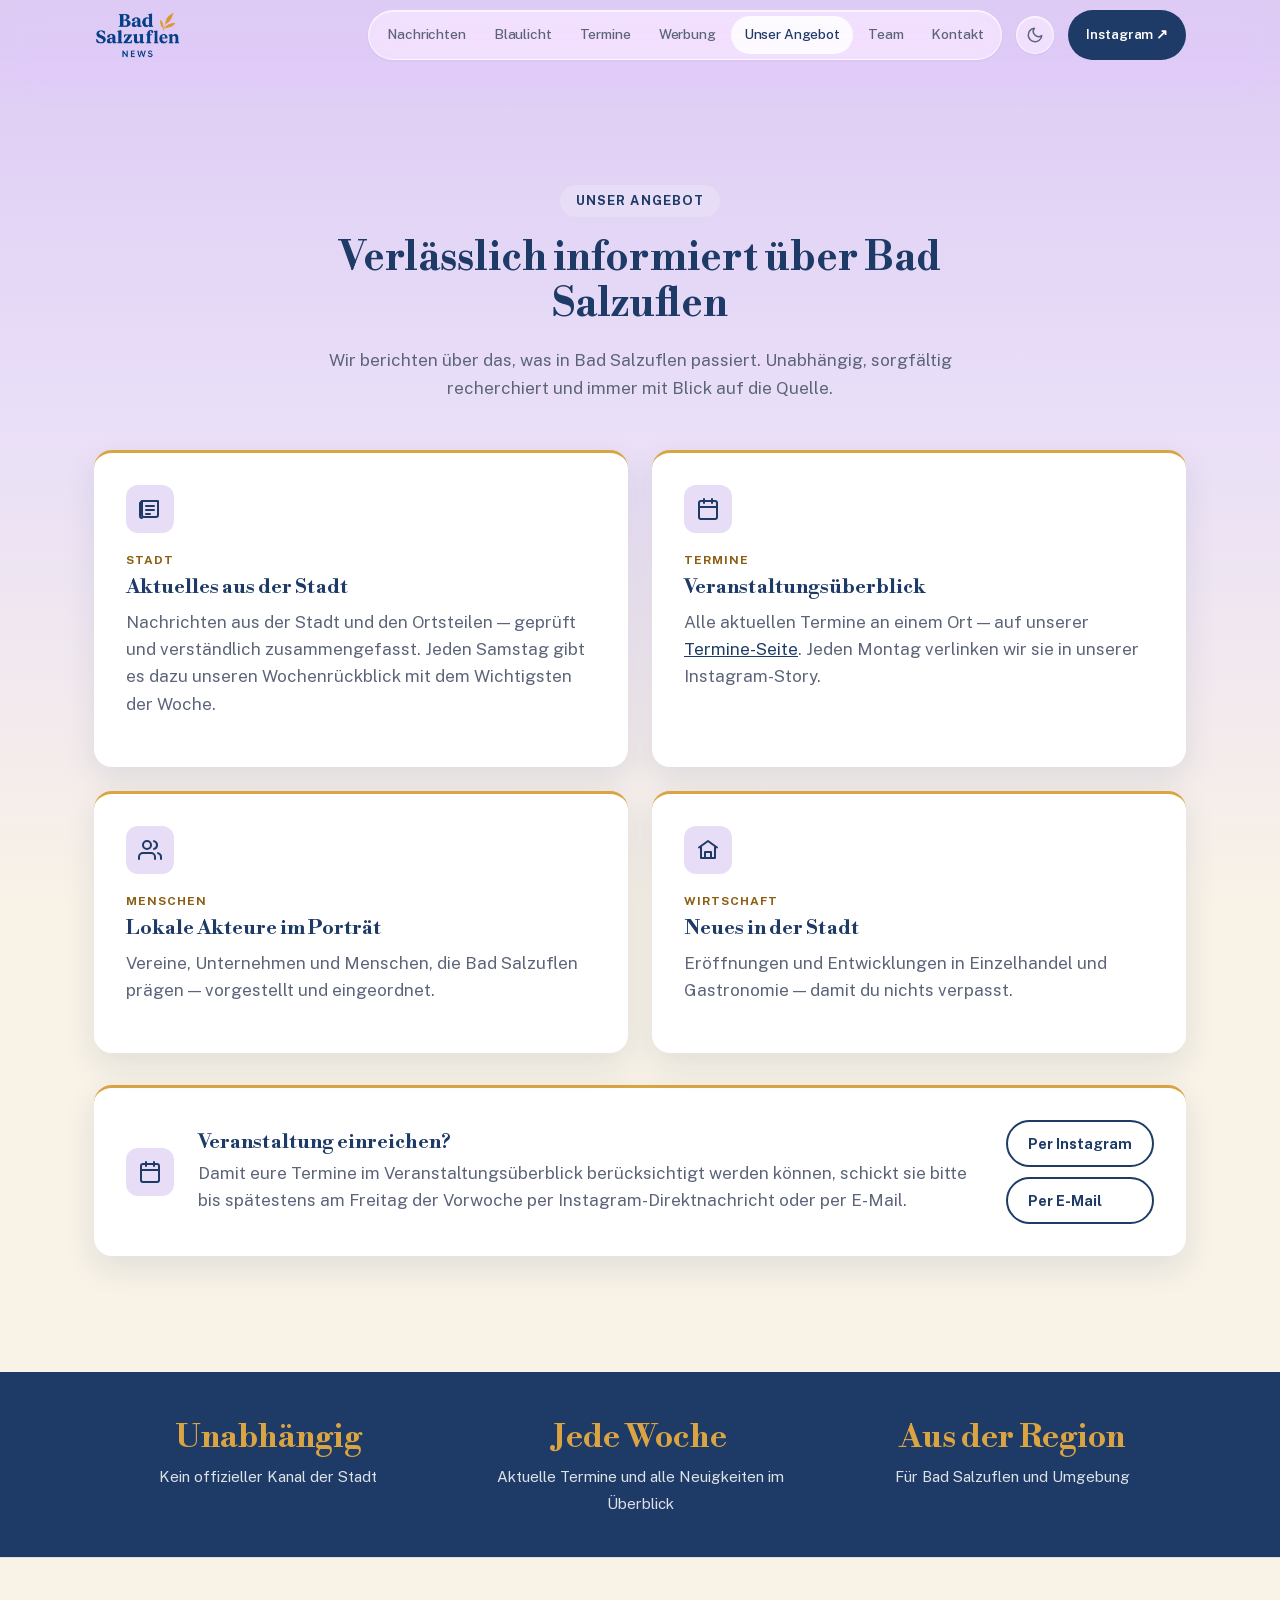
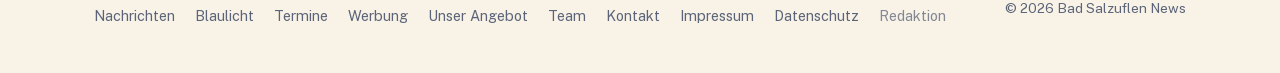
<file: angebot.html>
<!DOCTYPE html>
<html lang="de">
<head>
<meta charset="UTF-8">
<meta name="viewport" content="width=device-width, initial-scale=1">
<title>Unser Angebot — Bad Salzuflen News</title>
<meta name="description" content="Was Bad Salzuflen News für dich macht: Neuigkeiten, Termine, Menschen und Wirtschaft aus deiner Stadt.">
<link rel="canonical" href="https://badsalzuflennews.de/angebot.html">
<meta property="og:title" content="Unser Angebot — Bad Salzuflen News">
<meta property="og:description" content="Neuigkeiten & Termine aus Bad Salzuflen — kompakt und verständlich an einem Ort.">
<meta property="og:image" content="https://badsalzuflennews.de/assets/img/og-bild.png">
<meta property="og:image:width" content="1200">
<meta property="og:image:height" content="630">
<meta name="twitter:card" content="summary_large_image">
<meta property="og:type" content="website">
<link rel="icon" type="image/png" sizes="48x48" href="assets/img/favicon-48.png">
<link rel="manifest" href="manifest.webmanifest">
<link rel="apple-touch-icon" sizes="180x180" href="https://badsalzuflennews.de/assets/img/apple-touch-icon.png">
<meta name="theme-color" content="#E7DDF6" media="(prefers-color-scheme: light)">
<meta name="theme-color" content="#191622" media="(prefers-color-scheme: dark)">
<meta name="apple-mobile-web-app-title" content="BS News">

<link rel="stylesheet" href="assets/css/fonts.css">
<link rel="stylesheet" href="assets/css/style.css?v=9">
<link rel="stylesheet" href="assets/css/wetter.css?v=9">
<link rel="stylesheet" href="assets/css/news.css?v=13">
<script src="assets/js/theme.js?v=2"></script>
</head>
<body class="verlauf">

<header class="site-header">
  <div class="container">
    <a href="index.html" class="logo-link" aria-label="Bad Salzuflen News — Start">
      <img src="assets/img/logo.webp" alt="Bad Salzuflen News">
    </a>
    <a class="wetter-kopf" id="wetterKopf" href="index.html#wetter" hidden></a>
    <button class="nav-toggle" id="navToggle" aria-label="Menü öffnen" aria-expanded="false" aria-controls="mainNav">
      <svg viewBox="0 0 24 24" fill="none" stroke="currentColor" stroke-width="2" stroke-linecap="round"><line x1="3" y1="6" x2="21" y2="6"/><line x1="3" y1="12" x2="21" y2="12"/><line x1="3" y1="18" x2="21" y2="18"/></svg>
    </button>
    <nav class="main-nav" id="mainNav">
      <div class="nav-glass">
        <a href="index.html">Nachrichten</a>
        <a href="blaulicht.html">Blaulicht</a>
        <a href="termine.html">Termine</a>
        <a href="werbung.html">Werbung</a>
        <a href="angebot.html" aria-current="page">Unser Angebot</a>
        <a href="team.html">Team</a>
        <a href="kontakt.html">Kontakt</a>
      </div>
      <a class="nav-cta" href="https://www.instagram.com/badsalzuflennews.de/" target="_blank" rel="noopener">Instagram ↗</a>
    </nav>
  </div>
</header>

<main id="top">


  <section class="section" id="angebot">
    <div class="container">
      <div class="section-head">
        <span class="eyebrow">Unser Angebot</span>
        <h2>Verlässlich informiert über Bad Salzuflen</h2>
        <p>Wir berichten über das, was in Bad Salzuflen passiert. Unabhängig,
          sorgfältig recherchiert und immer mit Blick auf die Quelle.</p>
      </div>

      <div class="cards-grid">
        <article class="card">
          <div class="icon" aria-hidden="true">
            <svg viewBox="0 0 24 24" fill="none" stroke="currentColor" stroke-width="2" stroke-linecap="round" stroke-linejoin="round"><path d="M4 4h16v14a2 2 0 0 1-2 2H6a2 2 0 0 1-2-2V4Z"/><path d="M4 4 2 6v13a2 2 0 0 0 2 2"/><line x1="8" y1="9" x2="16" y2="9"/><line x1="8" y1="13" x2="16" y2="13"/><line x1="8" y1="17" x2="12" y2="17"/></svg>
          </div>
          <span class="card-tag">Stadt</span>
          <h3>Aktuelles aus der Stadt</h3>
          <p>Nachrichten aus der Stadt und den Ortsteilen — geprüft und
            verständlich zusammengefasst. Jeden Samstag gibt es dazu unseren
            Wochenrückblick mit dem Wichtigsten der Woche.</p>
        </article>

        <article class="card">
          <div class="icon" aria-hidden="true">
            <svg viewBox="0 0 24 24" fill="none" stroke="currentColor" stroke-width="2" stroke-linecap="round" stroke-linejoin="round"><rect x="3" y="4" width="18" height="18" rx="2"/><line x1="16" y1="2" x2="16" y2="6"/><line x1="8" y1="2" x2="8" y2="6"/><line x1="3" y1="10" x2="21" y2="10"/></svg>
          </div>
          <span class="card-tag">Termine</span>
          <h3>Veranstaltungsüberblick</h3>
          <p>Alle aktuellen Termine an einem Ort — auf unserer
            <a href="termine.html">Termine-Seite</a>. Jeden Montag verlinken wir
            sie in unserer Instagram-Story.</p>
        </article>

        <article class="card">
          <div class="icon" aria-hidden="true">
            <svg viewBox="0 0 24 24" fill="none" stroke="currentColor" stroke-width="2" stroke-linecap="round" stroke-linejoin="round"><path d="M17 21v-2a4 4 0 0 0-4-4H5a4 4 0 0 0-4 4v2"/><circle cx="9" cy="7" r="4"/><path d="M23 21v-2a4 4 0 0 0-3-3.87"/><path d="M16 3.13a4 4 0 0 1 0 7.75"/></svg>
          </div>
          <span class="card-tag">Menschen</span>
          <h3>Lokale Akteure im Porträt</h3>
          <p>Vereine, Unternehmen und Menschen, die Bad Salzuflen prägen —
            vorgestellt und eingeordnet.</p>
        </article>

        <article class="card">
          <div class="icon" aria-hidden="true">
            <svg viewBox="0 0 24 24" fill="none" stroke="currentColor" stroke-width="2" stroke-linecap="round" stroke-linejoin="round"><path d="M3 9.5 12 3l9 6.5"/><path d="M5 9v11h14V9"/><path d="M9 20v-6h6v6"/></svg>
          </div>
          <span class="card-tag">Wirtschaft</span>
          <h3>Neues in der Stadt</h3>
          <p>Eröffnungen und Entwicklungen in Einzelhandel und Gastronomie —
            damit du nichts verpasst.</p>
        </article>
      </div>

      <div class="callout">
        <div class="icon" aria-hidden="true">
          <svg viewBox="0 0 24 24" fill="none" stroke="currentColor" stroke-width="2" stroke-linecap="round" stroke-linejoin="round"><rect x="3" y="4" width="18" height="18" rx="2"/><line x1="16" y1="2" x2="16" y2="6"/><line x1="8" y1="2" x2="8" y2="6"/><line x1="3" y1="10" x2="21" y2="10"/></svg>
        </div>
        <div class="callout-text">
          <h3>Veranstaltung einreichen?</h3>
          <p>
            Damit eure Termine im Veranstaltungsüberblick
            berücksichtigt werden können, schickt sie bitte bis spätestens am
            Freitag der Vorwoche per Instagram-Direktnachricht oder per E-Mail.
          </p>
        </div>
        <div class="callout-actions">
          <a class="btn btn-secondary" href="https://www.instagram.com/badsalzuflennews.de/" target="_blank" rel="noopener">Per Instagram</a>
          <a class="btn btn-secondary" href="mailto:redaktion@badsalzuflennews.de">Per E-Mail</a>
        </div>
      </div>
    </div>
  </section>

  <section class="stats" aria-label="Wofür wir stehen">
    <div class="container">
      <div><strong>Unabhängig</strong><span>Kein offizieller Kanal der Stadt</span></div>
      <div><strong>Jede Woche</strong><span>Aktuelle Termine und alle Neuigkeiten im Überblick</span></div>
      <div><strong>Aus der Region</strong><span>Für Bad Salzuflen und Umgebung</span></div>
    </div>
  </section>

</main>

<footer class="site-footer">
  <div class="container">
    <div class="footer-links">
      <a href="index.html">Nachrichten</a>
      <a href="blaulicht.html">Blaulicht</a>
      <a href="termine.html">Termine</a>
      <a href="werbung.html">Werbung</a>
      <a href="angebot.html">Unser Angebot</a>
      <a href="team.html">Team</a>
      <a href="kontakt.html">Kontakt</a>
      <a href="impressum.html">Impressum</a>
      <a href="datenschutz.html">Datenschutz</a>
      <a class="login-link" href="login.html">Redaktion</a>
    </div>
    <p class="footer-note">
      © <span id="jahr"></span> Bad Salzuflen News
    </p>
  </div>
</footer>

<script>
  document.getElementById('jahr').textContent = new Date().getFullYear();
  const toggle = document.getElementById('navToggle');
  const nav = document.getElementById('mainNav');
  toggle.addEventListener('click', () => {
    const open = nav.classList.toggle('open');
    toggle.setAttribute('aria-expanded', open);
  });
</script>

<script src="assets/js/wetter.js?v=7"></script>
</body>
</html>
</file>
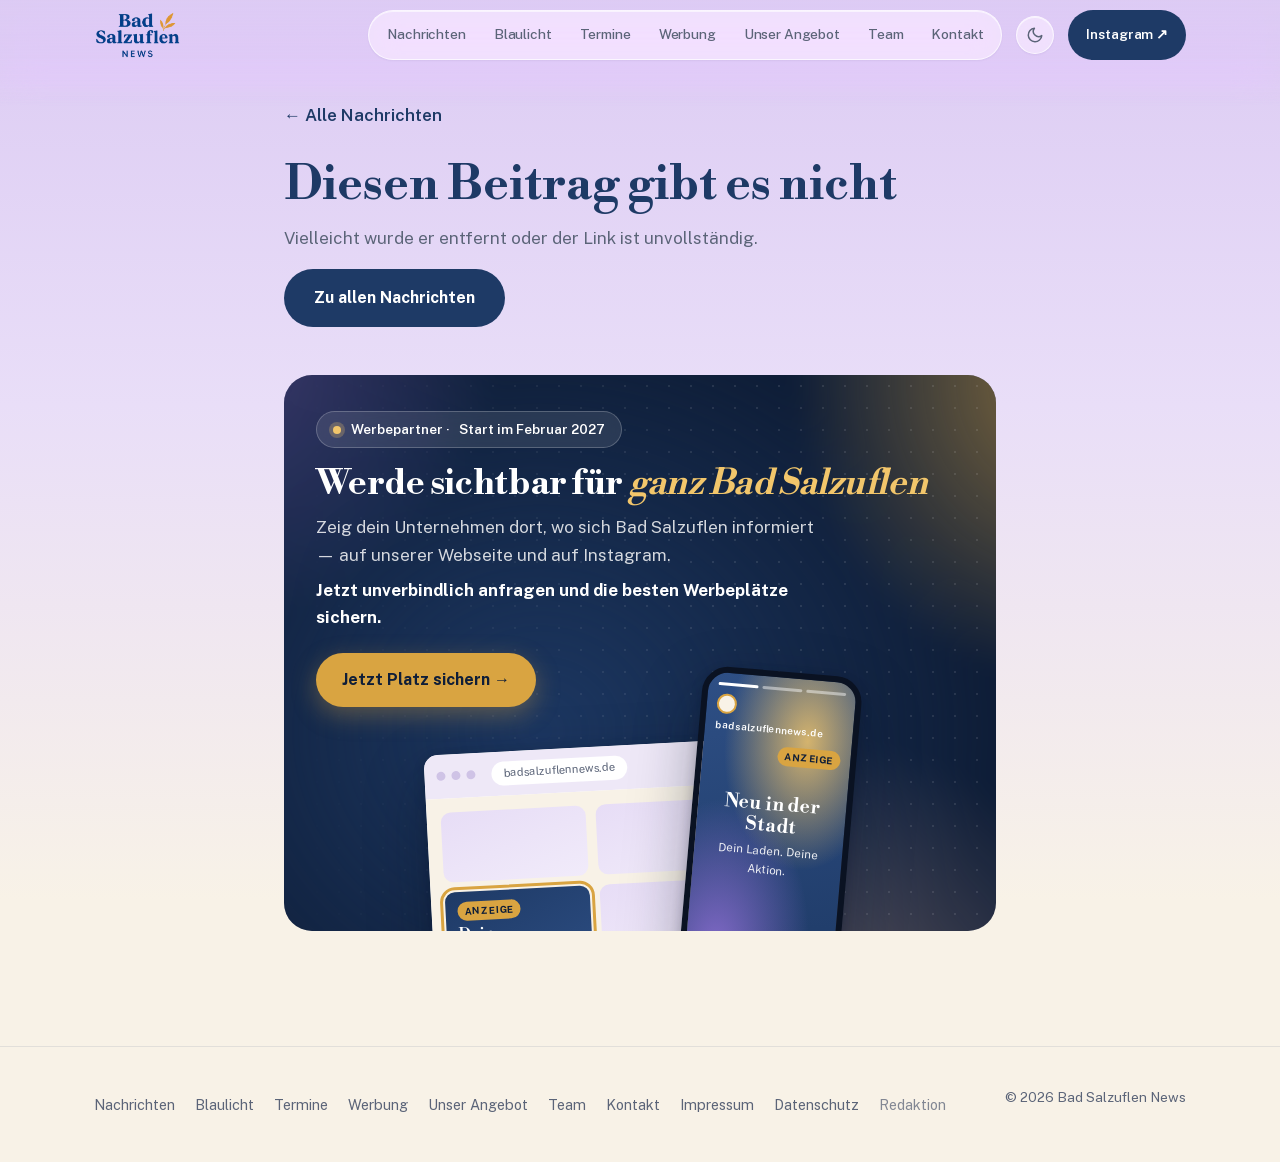
<file: artikel.html>
<!DOCTYPE html>
<html lang="de">
<head>
<meta charset="UTF-8">
<meta name="viewport" content="width=device-width, initial-scale=1">
<title>Beitrag — Bad Salzuflen News</title>
<meta name="robots" content="index,follow">
<meta property="og:site_name" content="Bad Salzuflen News">
<meta property="og:image" content="https://badsalzuflennews.de/assets/img/og-bild.png">
<meta name="twitter:card" content="summary_large_image">
<link rel="icon" type="image/png" sizes="48x48" href="assets/img/favicon-48.png">
<link rel="manifest" href="manifest.webmanifest">
<link rel="apple-touch-icon" sizes="180x180" href="https://badsalzuflennews.de/assets/img/apple-touch-icon.png">
<meta name="theme-color" content="#E7DDF6" media="(prefers-color-scheme: light)">
<meta name="theme-color" content="#191622" media="(prefers-color-scheme: dark)">
<meta name="apple-mobile-web-app-title" content="BS News">

<link rel="stylesheet" href="assets/css/fonts.css">
<link rel="stylesheet" href="assets/css/style.css?v=9">
<link rel="stylesheet" href="assets/css/wetter.css?v=9">
<link rel="stylesheet" href="assets/css/news.css?v=13">
<link rel="stylesheet" href="assets/css/anzeigen.css?v=3">
<link rel="stylesheet" href="assets/css/werbung.css?v=14">
<script src="assets/js/theme.js?v=2"></script>
</head>
<body class="verlauf">
<header class="site-header">
  <div class="container">
    <a href="index.html" class="logo-link" aria-label="Bad Salzuflen News — Start">
      <img src="assets/img/logo.webp" alt="Bad Salzuflen News">
    </a>
    <a class="wetter-kopf" id="wetterKopf" href="index.html#wetter" hidden></a>
    <button class="nav-toggle" id="navToggle" aria-label="Menü öffnen" aria-expanded="false" aria-controls="mainNav">
      <svg viewBox="0 0 24 24" fill="none" stroke="currentColor" stroke-width="2" stroke-linecap="round"><line x1="3" y1="6" x2="21" y2="6"/><line x1="3" y1="12" x2="21" y2="12"/><line x1="3" y1="18" x2="21" y2="18"/></svg>
    </button>
    <nav class="main-nav" id="mainNav">
      <div class="nav-glass">
        <a href="index.html">Nachrichten</a>
        <a href="blaulicht.html">Blaulicht</a>
        <a href="termine.html">Termine</a>
        <a href="werbung.html">Werbung</a>
        <a href="angebot.html">Unser Angebot</a>
        <a href="team.html">Team</a>
        <a href="kontakt.html">Kontakt</a>
      </div>
      <a class="nav-cta" href="https://www.instagram.com/badsalzuflennews.de/" target="_blank" rel="noopener">Instagram ↗</a>
    </nav>
  </div>
</header>
<div id="previewFlag" class="preview-flag" hidden>Vorschau — dieser Beitrag ist noch nicht veröffentlicht.</div>
<main class="article-wrap">
  <div class="article-top">
    <a class="back-link" href="index.html">← Alle Nachrichten</a>
  </div>
  <article class="article" id="article" aria-live="polite"><p>Beitrag wird geladen …</p></article>
  <section class="wb-teaser-beitrag" aria-labelledby="wbTeaserTitelBeitrag">
    <a class="wb-teaser" href="werbung.html">
      <div class="wb-teaser-text">
        <span class="wb-pill"><span class="wb-dot" aria-hidden="true"></span><span class="wb-pill-zusatz">Werbepartner · </span>Start im Februar 2027</span>
        <h2 id="wbTeaserTitelBeitrag">Werde sichtbar für <span class="wb-gold">ganz Bad&nbsp;Salzuflen</span></h2>
        <p>Zeig dein Unternehmen dort, wo sich Bad Salzuflen informiert — auf unserer Webseite und auf Instagram.<br><strong>Jetzt unverbindlich anfragen und die besten Werbeplätze sichern.</strong></p>
        <span class="wb-btn wb-btn-gold">Jetzt Platz sichern →</span>
      </div>
      <div class="wb-teaser-bild" aria-hidden="true">
        <div class="wb-browser">
          <div class="wb-browser-leiste"><i></i><i></i><i></i><span>badsalzuflennews.de</span></div>
          <div class="wb-browser-inhalt">
            <div class="wb-kachel"></div>
            <div class="wb-kachel"></div>
            <div class="wb-kachel wb-kachel-anzeige"><b>Anzeige</b><strong>Dein Unternehmen</strong><em>Jetzt entdecken →</em></div>
            <div class="wb-kachel"></div>
          </div>
        </div>
        <div class="wb-handy wb-handy-hero">
          <div class="wb-story-balken"><i></i><i></i><i></i></div>
          <div class="wb-story-kopf"><span class="wb-avatar"></span><span class="wb-story-name">badsalzuflennews.de</span> <b>Anzeige</b></div>
          <div class="wb-story-mitte">
            <strong>Neu in der Stadt</strong>
            <span>Dein Laden. Deine Aktion.</span>
          </div>
        </div>
      </div>
    </a>
  </section>
  <aside data-push hidden aria-label="Mitteilungen"></aside>
</main>
<footer class="site-footer">
  <div class="container">
    <div class="footer-links">
      <a href="index.html">Nachrichten</a>
      <a href="blaulicht.html">Blaulicht</a>
      <a href="termine.html">Termine</a>
      <a href="werbung.html">Werbung</a>
      <a href="angebot.html">Unser Angebot</a>
      <a href="team.html">Team</a>
      <a href="kontakt.html">Kontakt</a>
      <a href="impressum.html">Impressum</a>
      <a href="datenschutz.html">Datenschutz</a>
      <a class="login-link" href="login.html">Redaktion</a>
    </div>
    <p class="footer-note">
      © <span id="jahr"></span> Bad Salzuflen News
    </p>
  </div>
</footer>
<script src="assets/js/wetter.js?v=7"></script>
<script src="assets/js/config.js"></script>
<script src="assets/js/api.js?v=7"></script>
<script src="beitrag/liste.js"></script>
<script src="assets/js/render.js?v=17"></script>
<script src="assets/js/push.js?v=3"></script>
<script src="assets/js/artikel.js?v=5"></script>
<script src="assets/js/anzeigen.js?v=2"></script>
</body>
</html>
</file>
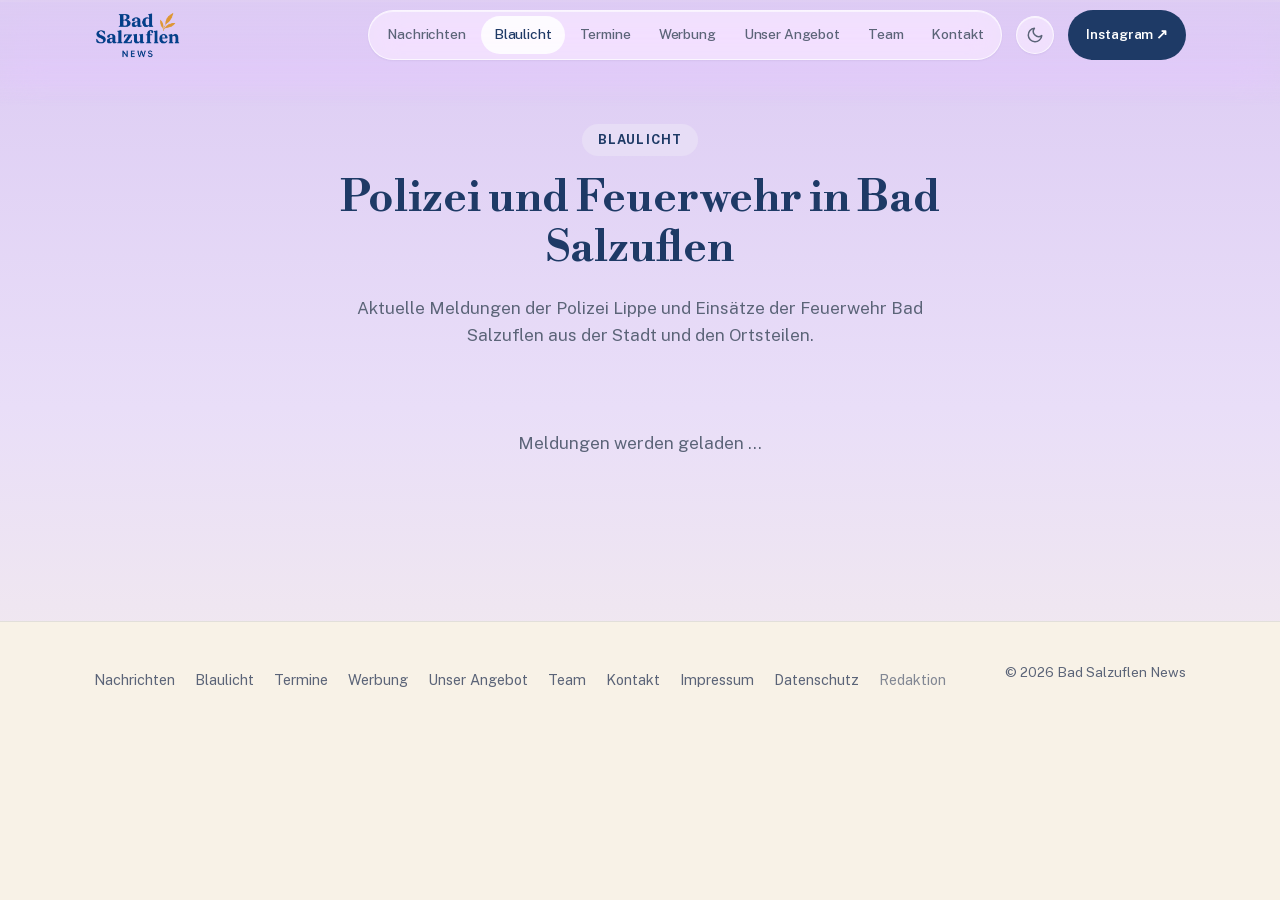
<file: blaulicht.html>
<!DOCTYPE html>
<html lang="de">
<head>
<meta charset="UTF-8">
<meta name="viewport" content="width=device-width, initial-scale=1">
<title>Blaulicht — Bad Salzuflen News</title>
<meta name="description" content="Meldungen der Polizei und Einsätze der Feuerwehr in Bad Salzuflen und den Ortsteilen.">
<meta property="og:title" content="Blaulicht — Bad Salzuflen News">
<meta property="og:description" content="Meldungen der Polizei und Einsätze der Feuerwehr in Bad Salzuflen und den Ortsteilen.">
<meta property="og:image" content="https://badsalzuflennews.de/assets/img/og-bild.png">
<meta property="og:image:width" content="1200">
<meta property="og:image:height" content="630">
<meta name="twitter:card" content="summary_large_image">
<meta property="og:type" content="website">
<link rel="canonical" href="https://badsalzuflennews.de/blaulicht.html">
<link rel="icon" type="image/png" sizes="48x48" href="assets/img/favicon-48.png">
<link rel="manifest" href="manifest.webmanifest">
<link rel="apple-touch-icon" sizes="180x180" href="https://badsalzuflennews.de/assets/img/apple-touch-icon.png">
<meta name="theme-color" content="#E7DDF6" media="(prefers-color-scheme: light)">
<meta name="theme-color" content="#191622" media="(prefers-color-scheme: dark)">
<meta name="apple-mobile-web-app-title" content="BS News">

<link rel="stylesheet" href="assets/css/fonts.css">
<link rel="stylesheet" href="assets/css/style.css?v=9">
<link rel="stylesheet" href="assets/css/wetter.css?v=9">
<link rel="stylesheet" href="assets/css/news.css?v=13">
<script src="assets/js/theme.js?v=2"></script>
</head>
<body>

<header class="site-header">
  <div class="container">
    <a href="index.html" class="logo-link" aria-label="Bad Salzuflen News — Start">
      <img src="assets/img/logo.webp" alt="Bad Salzuflen News">
    </a>
    <a class="wetter-kopf" id="wetterKopf" href="index.html#wetter" hidden></a>
    <button class="nav-toggle" id="navToggle" aria-label="Menü öffnen" aria-expanded="false" aria-controls="mainNav">
      <svg viewBox="0 0 24 24" fill="none" stroke="currentColor" stroke-width="2" stroke-linecap="round"><line x1="3" y1="6" x2="21" y2="6"/><line x1="3" y1="12" x2="21" y2="12"/><line x1="3" y1="18" x2="21" y2="18"/></svg>
    </button>
    <nav class="main-nav" id="mainNav">
      <div class="nav-glass">
        <a href="index.html">Nachrichten</a>
        <a href="blaulicht.html" aria-current="page">Blaulicht</a>
        <a href="termine.html">Termine</a>
        <a href="werbung.html">Werbung</a>
        <a href="angebot.html">Unser Angebot</a>
        <a href="team.html">Team</a>
        <a href="kontakt.html">Kontakt</a>
      </div>
      <a class="nav-cta" href="https://www.instagram.com/badsalzuflennews.de/" target="_blank" rel="noopener">Instagram ↗</a>
    </nav>
  </div>
</header>

<main id="top">
 <div class="newsboard-wrap bl-wrap">
  <section class="section" id="liste">
    <div class="container">
      <div class="section-head">
        <span class="eyebrow">Blaulicht</span>
        <h1 style="font-size:clamp(1.9rem,3.6vw,2.7rem)">Polizei und Feuerwehr in Bad Salzuflen</h1>
        <p>Aktuelle Meldungen der Polizei Lippe und Einsätze der Feuerwehr Bad Salzuflen aus der Stadt und den Ortsteilen.</p>
      </div>
      <div id="bl-list" class="bl-list" aria-live="polite"><p class="posts-note">Meldungen werden geladen …</p></div>
    </div>
  </section>
  <div class="article-wrap" id="einzeln" hidden>
    <div class="article-top">
      <a class="back-link" href="blaulicht.html">← Alle Blaulicht-Meldungen</a>
    </div>
    <article class="article" id="bl-article" aria-live="polite"><p>Meldung wird geladen …</p></article>
  </div>
 </div>
</main>

<footer class="site-footer">
  <div class="container">
    <div class="footer-links">
      <a href="index.html">Nachrichten</a>
      <a href="blaulicht.html">Blaulicht</a>
      <a href="termine.html">Termine</a>
      <a href="werbung.html">Werbung</a>
      <a href="angebot.html">Unser Angebot</a>
      <a href="team.html">Team</a>
      <a href="kontakt.html">Kontakt</a>
      <a href="impressum.html">Impressum</a>
      <a href="datenschutz.html">Datenschutz</a>
      <a class="login-link" href="login.html">Redaktion</a>
    </div>
    <p class="footer-note">
      © <span id="jahr"></span> Bad Salzuflen News
    </p>
  </div>
</footer>

<script src="assets/js/wetter.js?v=7"></script>
<script src="assets/js/config.js"></script>
<script src="assets/js/api.js?v=7"></script>
<script src="beitrag/liste.js"></script>
<script src="assets/js/render.js?v=14"></script>
<script src="assets/js/blaulicht.js?v=5"></script>
<script>
  document.getElementById('jahr').textContent = new Date().getFullYear();
  const toggle = document.getElementById('navToggle');
  const nav = document.getElementById('mainNav');
  toggle.addEventListener('click', () => {
    const open = nav.classList.toggle('open');
    toggle.setAttribute('aria-expanded', open);
  });
</script>

</body>
</html>
</file>
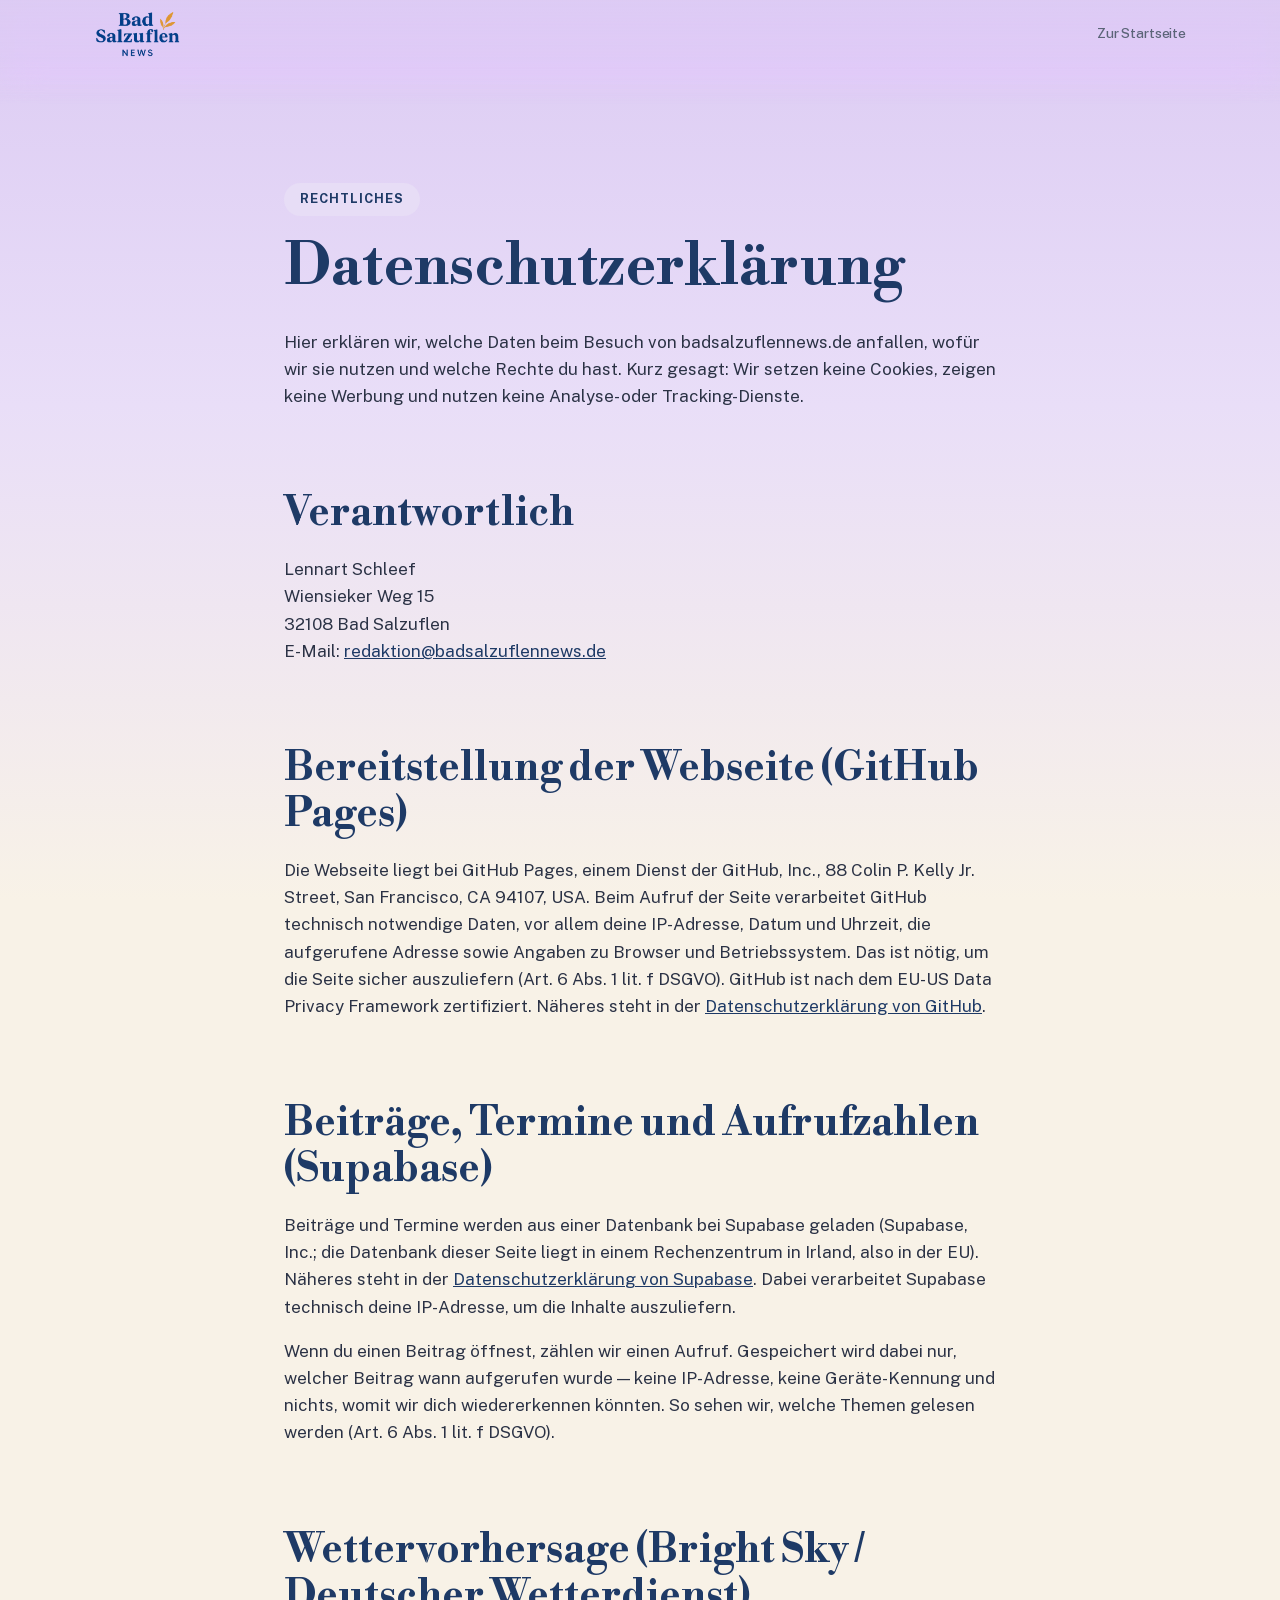
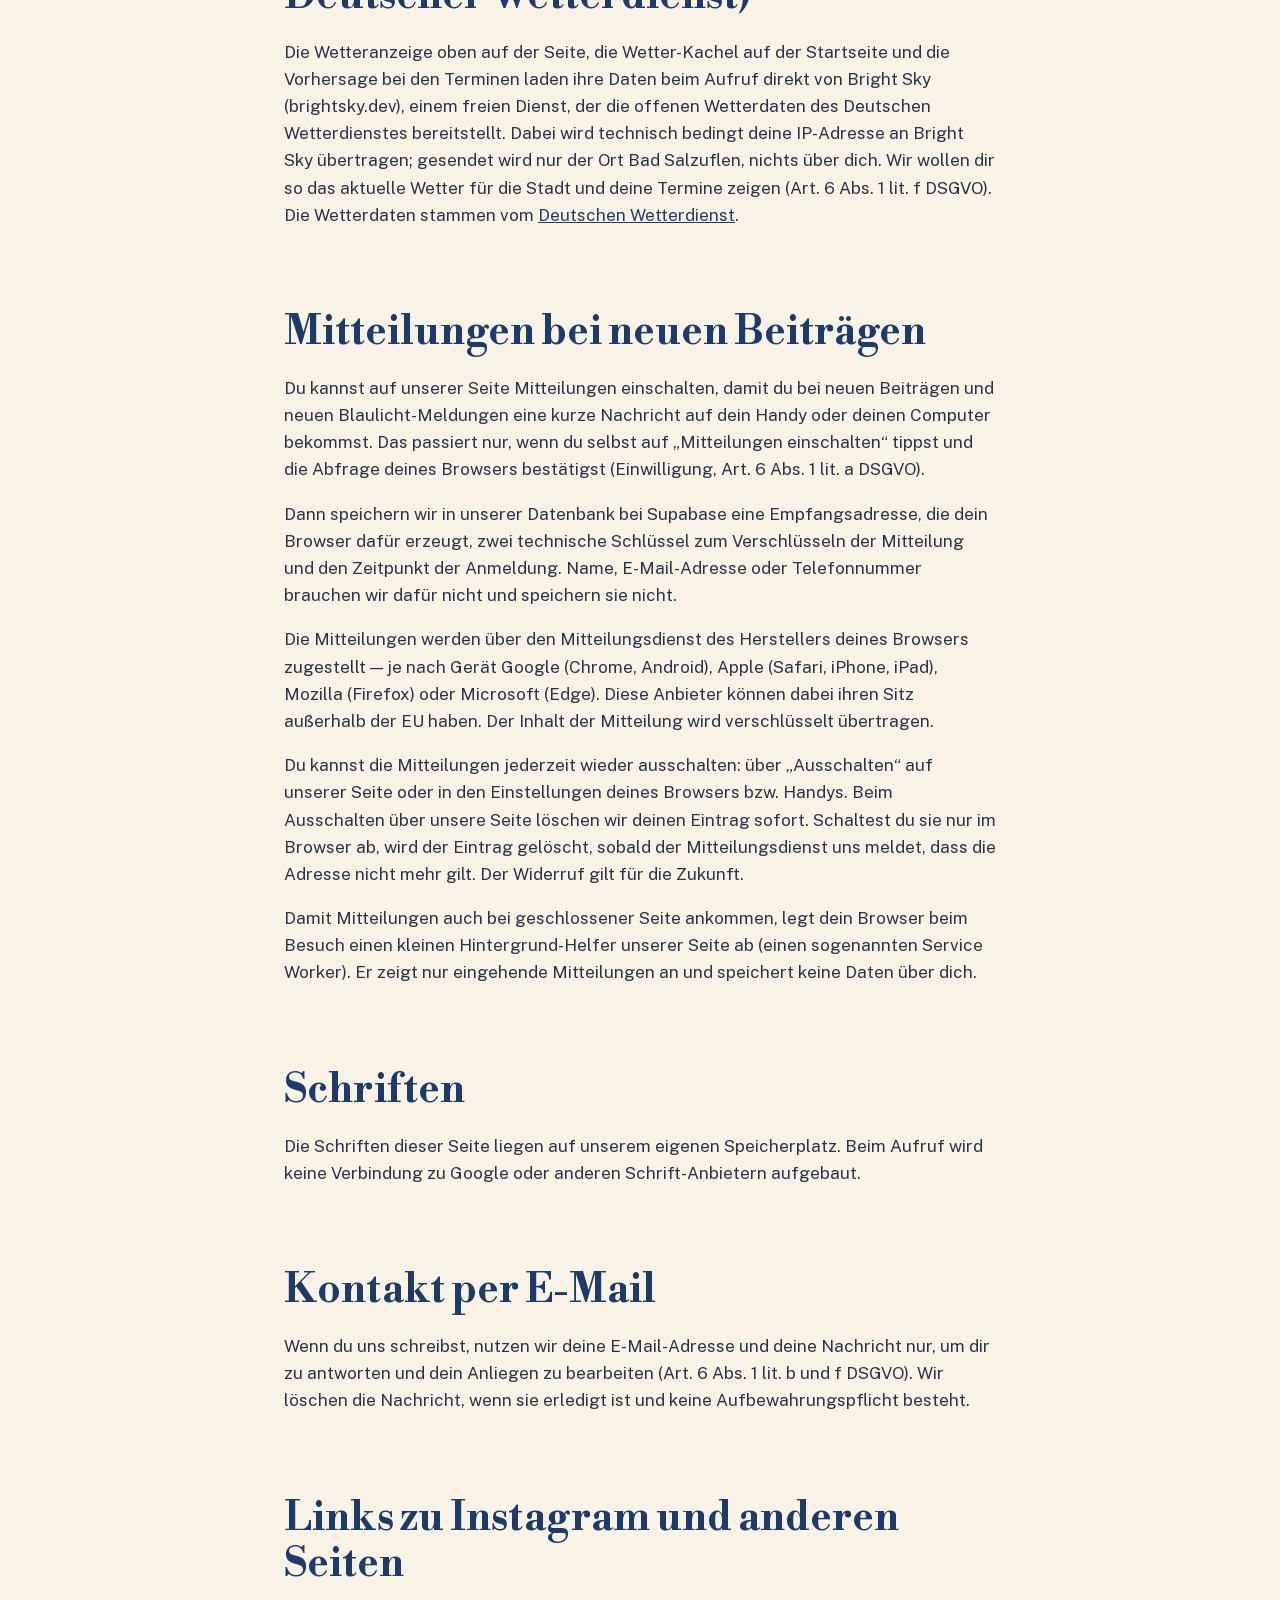
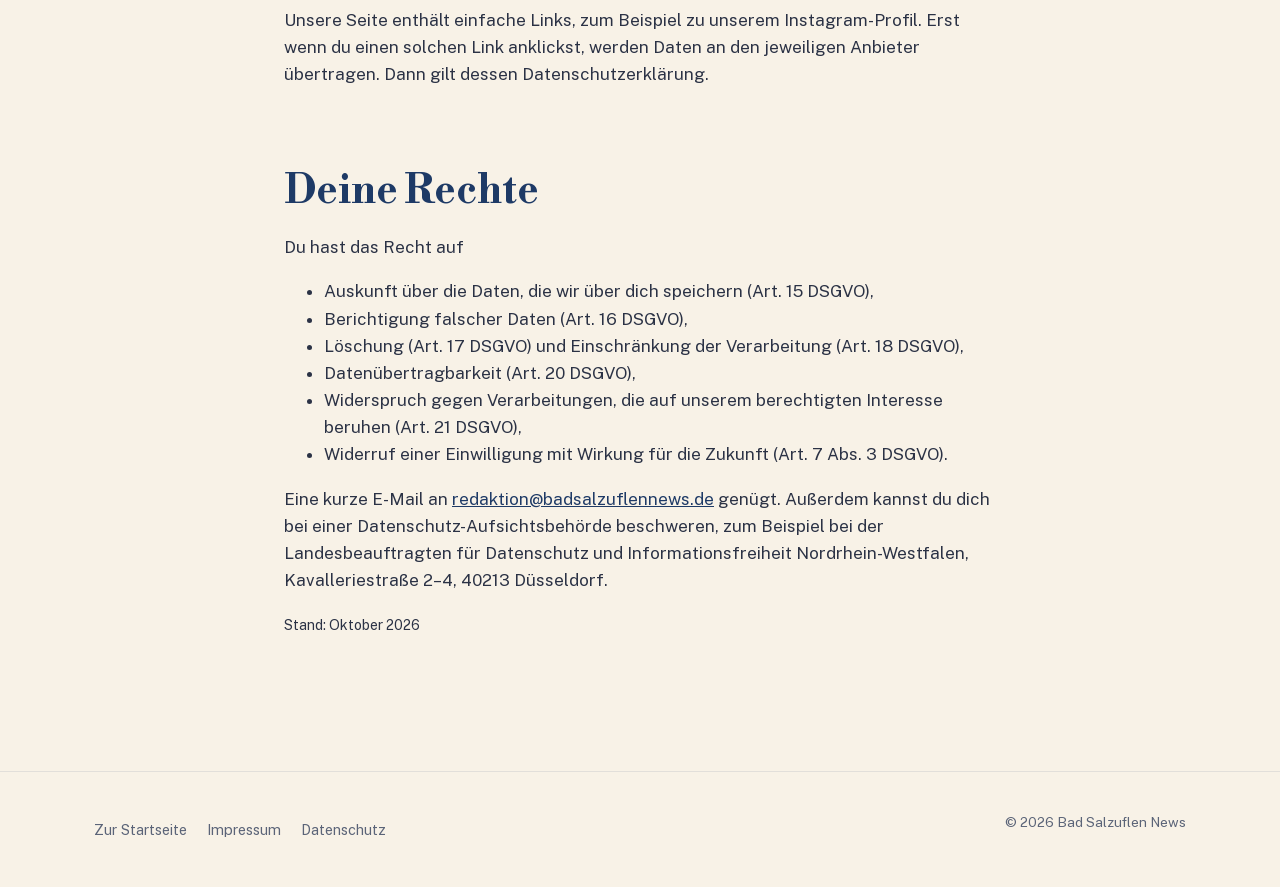
<file: datenschutz.html>
<!DOCTYPE html>
<html lang="de">
<head>
<meta charset="UTF-8">
<meta name="viewport" content="width=device-width, initial-scale=1">
<title>Datenschutz — Bad Salzuflen News</title>
<meta name="robots" content="noindex">
<meta property="og:site_name" content="Bad Salzuflen News">
<meta property="og:image" content="https://badsalzuflennews.de/assets/img/og-bild.png">
<meta name="twitter:card" content="summary_large_image">
<link rel="icon" type="image/png" sizes="48x48" href="assets/img/favicon-48.png">
<link rel="manifest" href="manifest.webmanifest">
<link rel="apple-touch-icon" sizes="180x180" href="https://badsalzuflennews.de/assets/img/apple-touch-icon.png">
<meta name="theme-color" content="#E7DDF6" media="(prefers-color-scheme: light)">
<meta name="theme-color" content="#191622" media="(prefers-color-scheme: dark)">
<meta name="apple-mobile-web-app-title" content="BS News">

<link rel="stylesheet" href="assets/css/fonts.css">
<link rel="stylesheet" href="assets/css/style.css?v=9">
<link rel="stylesheet" href="assets/css/wetter.css?v=9">
<script src="assets/js/theme.js?v=2"></script>
</head>
<body class="verlauf">

<header class="site-header">
  <div class="container">
    <a href="index.html" class="logo-link" aria-label="Bad Salzuflen News — Start">
      <img src="assets/img/logo.webp" alt="Bad Salzuflen News">
    </a>
    <a class="wetter-kopf" id="wetterKopf" href="index.html#wetter" hidden></a>
    <nav class="main-nav" style="display:flex; position:static; padding:0; border:0; background:none;">
      <a href="index.html">Zur Startseite</a>
    </nav>
  </div>
</header>

<main class="legal">
  <div class="container">
    <span class="eyebrow">Rechtliches</span>
    <h1>Datenschutzerklärung</h1>
    <p>
      Hier erklären wir, welche Daten beim Besuch von badsalzuflennews.de
      anfallen, wofür wir sie nutzen und welche Rechte du hast. Kurz gesagt:
      Wir setzen keine Cookies, zeigen keine Werbung und nutzen keine
      Analyse- oder Tracking-Dienste.
    </p>

    <h2>Verantwortlich</h2>
    <p>
      Lennart Schleef<br>
      Wiensieker Weg 15<br>
      32108 Bad Salzuflen<br>
      E-Mail: <a href="mailto:redaktion@badsalzuflennews.de">redaktion@badsalzuflennews.de</a>
    </p>

    <h2>Bereitstellung der Webseite (GitHub Pages)</h2>
    <p>
      Die Webseite liegt bei GitHub Pages, einem Dienst der GitHub, Inc.,
      88 Colin P. Kelly Jr. Street, San Francisco, CA 94107, USA. Beim
      Aufruf der Seite verarbeitet GitHub technisch notwendige Daten, vor
      allem deine IP-Adresse, Datum und Uhrzeit, die aufgerufene Adresse
      sowie Angaben zu Browser und Betriebssystem. Das ist nötig, um die
      Seite sicher auszuliefern (Art. 6 Abs. 1 lit. f DSGVO). GitHub ist
      nach dem EU-US Data Privacy Framework zertifiziert. Näheres steht in
      der <a href="https://docs.github.com/de/site-policy/privacy-policies/github-general-privacy-statement" target="_blank" rel="noopener">Datenschutzerklärung von GitHub</a>.
    </p>

    <h2>Beiträge, Termine und Aufrufzahlen (Supabase)</h2>
    <p>
      Beiträge und Termine werden aus einer Datenbank bei Supabase geladen
      (Supabase, Inc.; die Datenbank dieser Seite liegt in einem
      Rechenzentrum in Irland, also in der EU). Näheres steht in der
      <a href="https://supabase.com/privacy" target="_blank" rel="noopener">Datenschutzerklärung von Supabase</a>.
      Dabei verarbeitet Supabase technisch deine IP-Adresse, um die Inhalte
      auszuliefern.
    </p>
    <p>
      Wenn du einen Beitrag öffnest, zählen wir einen Aufruf. Gespeichert
      wird dabei nur, welcher Beitrag wann aufgerufen wurde — keine
      IP-Adresse, keine Geräte-Kennung und nichts, womit wir dich
      wiedererkennen könnten. So sehen wir, welche Themen gelesen werden
      (Art. 6 Abs. 1 lit. f DSGVO).
    </p>

    <h2>Wettervorhersage (Bright Sky / Deutscher Wetterdienst)</h2>
    <p>
      Die Wetteranzeige oben auf der Seite, die Wetter-Kachel auf der
      Startseite und die Vorhersage bei den Terminen laden ihre Daten beim
      Aufruf direkt von Bright Sky (brightsky.dev), einem freien Dienst, der
      die offenen Wetterdaten des Deutschen Wetterdienstes bereitstellt.
      Dabei wird technisch bedingt deine IP-Adresse an Bright Sky übertragen;
      gesendet wird nur der Ort Bad Salzuflen, nichts über dich. Wir wollen
      dir so das aktuelle Wetter für die Stadt und deine Termine zeigen
      (Art. 6 Abs. 1 lit. f DSGVO). Die Wetterdaten stammen vom
      <a href="https://www.dwd.de" target="_blank" rel="noopener">Deutschen Wetterdienst</a>.
    </p>

    <h2 id="mitteilungen">Mitteilungen bei neuen Beiträgen</h2>
    <p>
      Du kannst auf unserer Seite Mitteilungen einschalten, damit du bei
      neuen Beiträgen und neuen Blaulicht-Meldungen eine kurze Nachricht auf dein Handy oder deinen
      Computer bekommst. Das passiert nur, wenn du selbst auf
      „Mitteilungen einschalten“ tippst und die Abfrage deines Browsers
      bestätigst (Einwilligung, Art. 6 Abs. 1 lit. a DSGVO).
    </p>
    <p>
      Dann speichern wir in unserer Datenbank bei Supabase eine
      Empfangsadresse, die dein Browser dafür erzeugt, zwei technische
      Schlüssel zum Verschlüsseln der Mitteilung und den Zeitpunkt der
      Anmeldung. Name, E-Mail-Adresse oder Telefonnummer brauchen wir dafür
      nicht und speichern sie nicht.
    </p>
    <p>
      Die Mitteilungen werden über den Mitteilungsdienst des Herstellers
      deines Browsers zugestellt — je nach Gerät Google (Chrome, Android),
      Apple (Safari, iPhone, iPad), Mozilla (Firefox) oder Microsoft (Edge).
      Diese Anbieter können dabei ihren Sitz außerhalb der EU haben. Der
      Inhalt der Mitteilung wird verschlüsselt übertragen.
    </p>
    <p>
      Du kannst die Mitteilungen jederzeit wieder ausschalten: über
      „Ausschalten“ auf unserer Seite oder in den Einstellungen deines
      Browsers bzw. Handys. Beim Ausschalten über unsere Seite löschen wir
      deinen Eintrag sofort. Schaltest du sie nur im Browser ab, wird der
      Eintrag gelöscht, sobald der Mitteilungsdienst uns meldet, dass die
      Adresse nicht mehr gilt. Der Widerruf gilt für die Zukunft.
    </p>
    <p>
      Damit Mitteilungen auch bei geschlossener Seite ankommen, legt dein
      Browser beim Besuch einen kleinen Hintergrund-Helfer unserer Seite ab
      (einen sogenannten Service Worker). Er zeigt nur eingehende
      Mitteilungen an und speichert keine Daten über dich.
    </p>

    <h2>Schriften</h2>
    <p>
      Die Schriften dieser Seite liegen auf unserem eigenen Speicherplatz.
      Beim Aufruf wird keine Verbindung zu Google oder anderen
      Schrift-Anbietern aufgebaut.
    </p>

    <h2>Kontakt per E-Mail</h2>
    <p>
      Wenn du uns schreibst, nutzen wir deine E-Mail-Adresse und deine
      Nachricht nur, um dir zu antworten und dein Anliegen zu bearbeiten
      (Art. 6 Abs. 1 lit. b und f DSGVO). Wir löschen die Nachricht, wenn
      sie erledigt ist und keine Aufbewahrungspflicht besteht.
    </p>

    <h2>Links zu Instagram und anderen Seiten</h2>
    <p>
      Unsere Seite enthält einfache Links, zum Beispiel zu unserem
      Instagram-Profil. Erst wenn du einen solchen Link anklickst, werden
      Daten an den jeweiligen Anbieter übertragen. Dann gilt dessen
      Datenschutzerklärung.
    </p>

    <h2>Deine Rechte</h2>
    <p>Du hast das Recht auf</p>
    <ul>
      <li>Auskunft über die Daten, die wir über dich speichern (Art. 15 DSGVO),</li>
      <li>Berichtigung falscher Daten (Art. 16 DSGVO),</li>
      <li>Löschung (Art. 17 DSGVO) und Einschränkung der Verarbeitung (Art. 18 DSGVO),</li>
      <li>Datenübertragbarkeit (Art. 20 DSGVO),</li>
      <li>Widerspruch gegen Verarbeitungen, die auf unserem berechtigten Interesse beruhen (Art. 21 DSGVO),</li>
      <li>Widerruf einer Einwilligung mit Wirkung für die Zukunft (Art. 7 Abs. 3 DSGVO).</li>
    </ul>
    <p>
      Eine kurze E-Mail an
      <a href="mailto:redaktion@badsalzuflennews.de">redaktion@badsalzuflennews.de</a>
      genügt. Außerdem kannst du dich bei einer Datenschutz-Aufsichtsbehörde
      beschweren, zum Beispiel bei der Landesbeauftragten für Datenschutz
      und Informationsfreiheit Nordrhein-Westfalen, Kavalleriestraße 2–4,
      40213 Düsseldorf.
    </p>

    <p><small>Stand: Oktober 2026</small></p>
  </div>
</main>

<footer class="site-footer">
  <div class="container">
    <div class="footer-links">
      <a href="index.html">Zur Startseite</a>
      <a href="impressum.html">Impressum</a>
      <a href="datenschutz.html">Datenschutz</a>
    </div>
    <p class="footer-note">© <span id="jahr"></span> Bad Salzuflen News</p>
  </div>
</footer>

<script>document.getElementById('jahr').textContent = new Date().getFullYear();</script>

<script src="assets/js/wetter.js?v=7"></script>
</body>
</html>
</file>
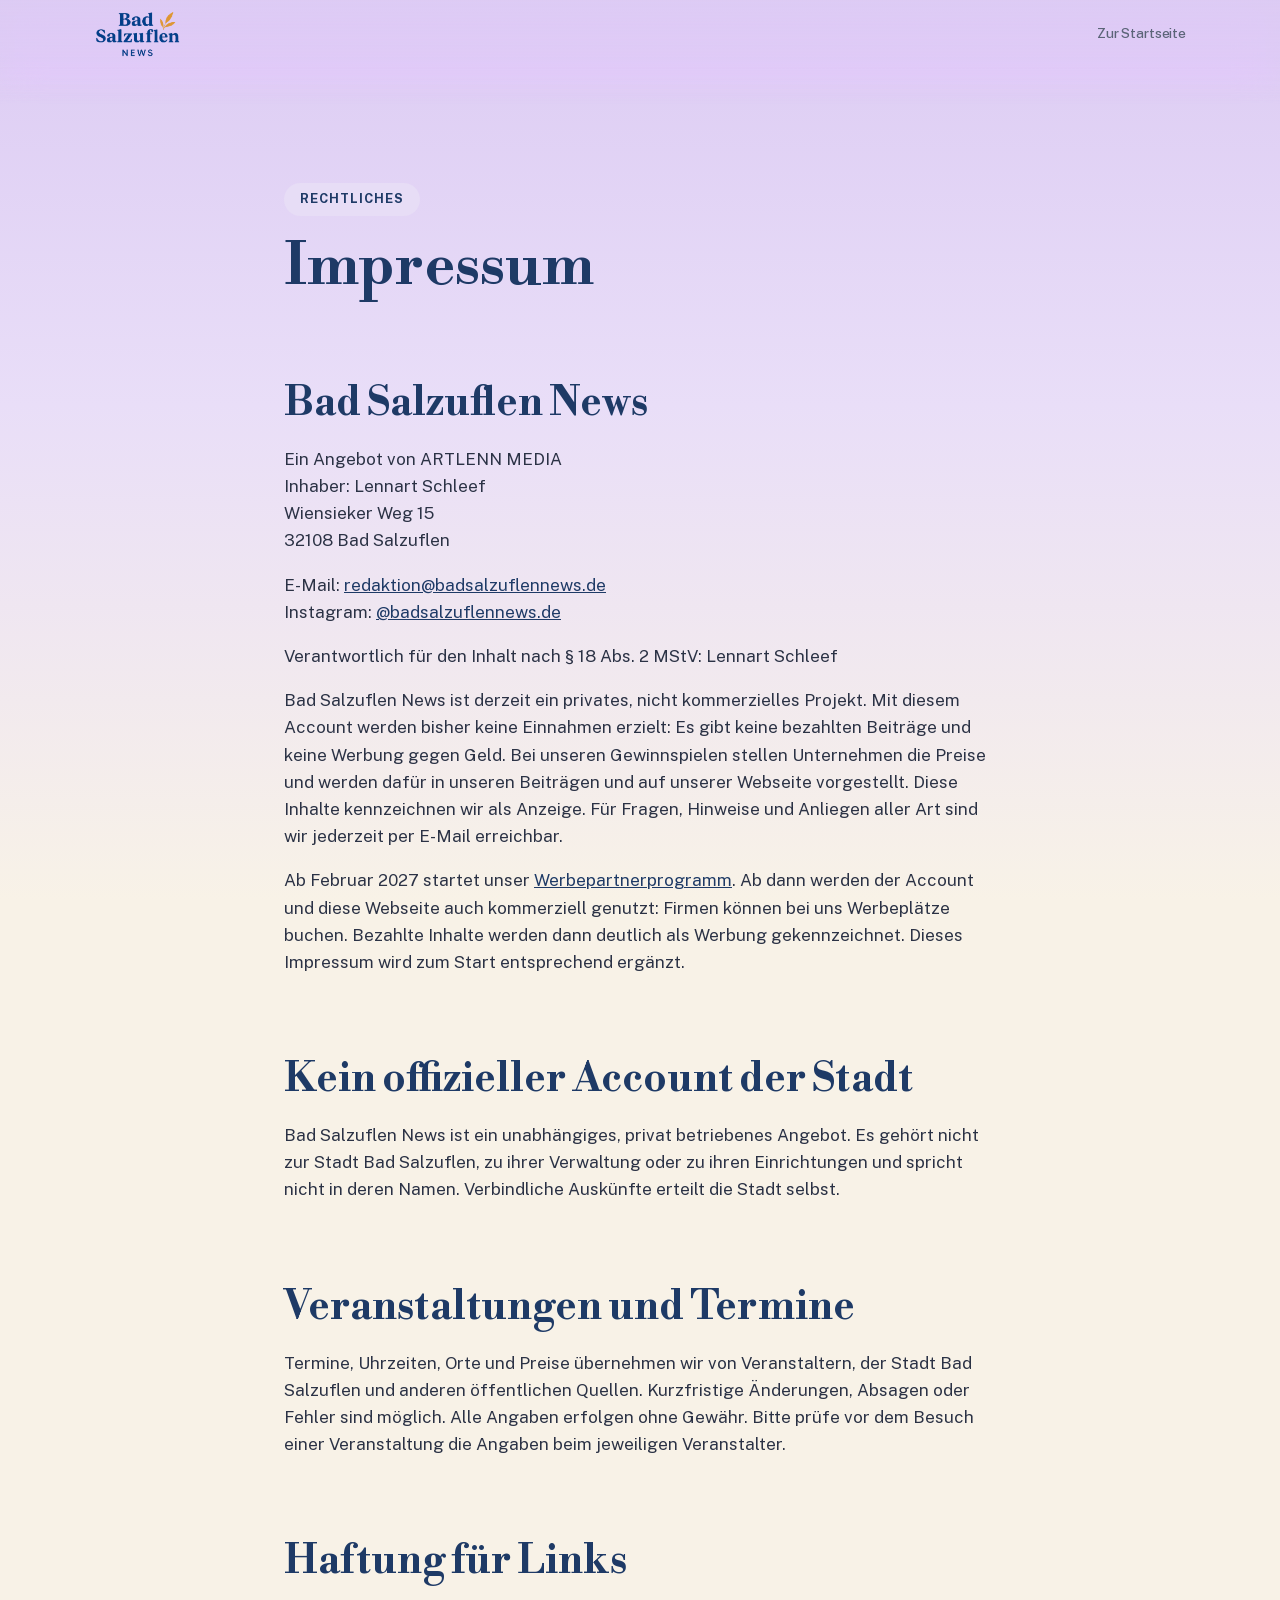
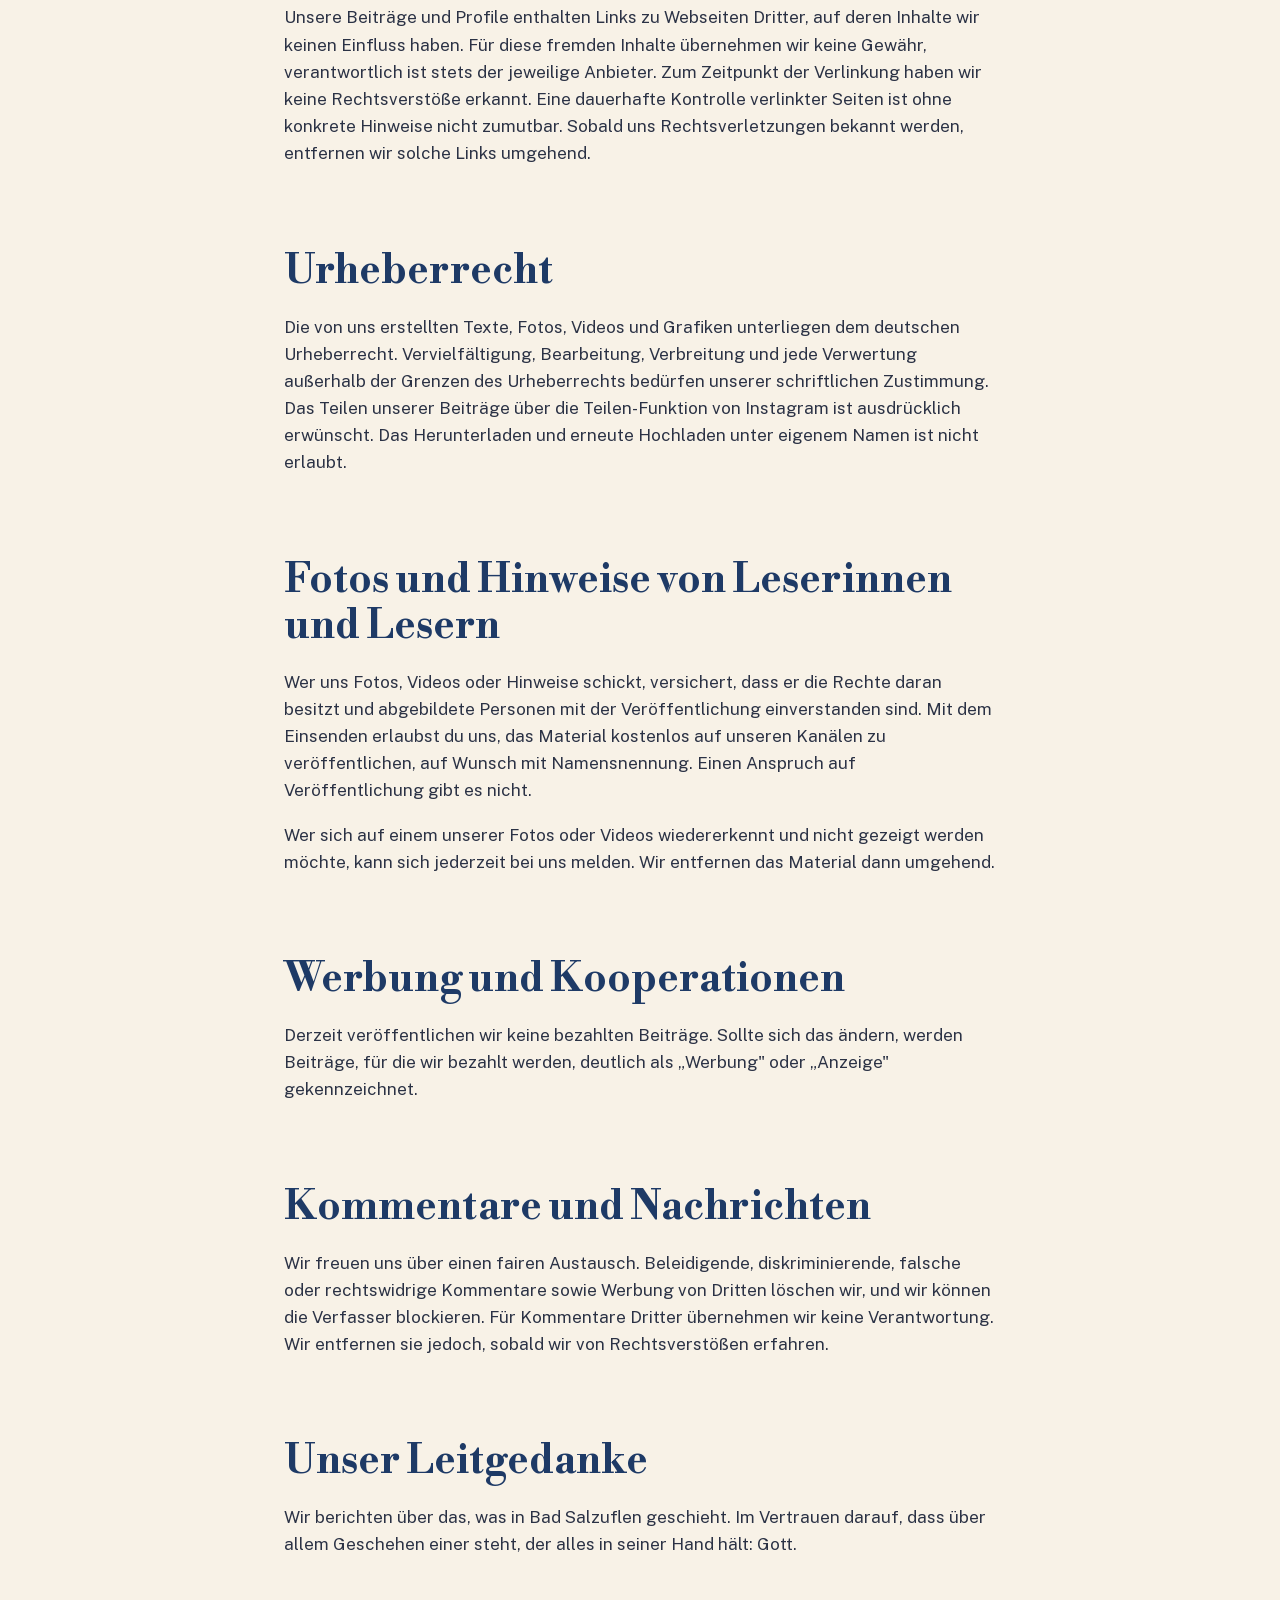
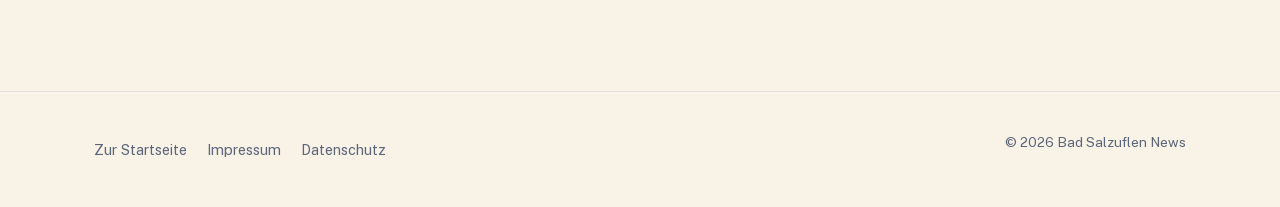
<file: impressum.html>
<!DOCTYPE html>
<html lang="de">
<head>
<meta charset="UTF-8">
<meta name="viewport" content="width=device-width, initial-scale=1">
<title>Impressum — Bad Salzuflen News</title>
<meta name="robots" content="noindex">
<meta property="og:site_name" content="Bad Salzuflen News">
<meta property="og:image" content="https://badsalzuflennews.de/assets/img/og-bild.png">
<meta name="twitter:card" content="summary_large_image">
<link rel="icon" type="image/png" sizes="48x48" href="assets/img/favicon-48.png">
<link rel="manifest" href="manifest.webmanifest">
<link rel="apple-touch-icon" sizes="180x180" href="https://badsalzuflennews.de/assets/img/apple-touch-icon.png">
<meta name="theme-color" content="#E7DDF6" media="(prefers-color-scheme: light)">
<meta name="theme-color" content="#191622" media="(prefers-color-scheme: dark)">
<meta name="apple-mobile-web-app-title" content="BS News">

<link rel="stylesheet" href="assets/css/fonts.css">
<link rel="stylesheet" href="assets/css/style.css?v=9">
<link rel="stylesheet" href="assets/css/wetter.css?v=9">
<script src="assets/js/theme.js?v=2"></script>
</head>
<body class="verlauf">

<header class="site-header">
  <div class="container">
    <a href="index.html" class="logo-link" aria-label="Bad Salzuflen News — Start">
      <img src="assets/img/logo.webp" alt="Bad Salzuflen News">
    </a>
    <a class="wetter-kopf" id="wetterKopf" href="index.html#wetter" hidden></a>
    <nav class="main-nav" style="display:flex; position:static; padding:0; border:0; background:none;">
      <a href="index.html">Zur Startseite</a>
    </nav>
  </div>
</header>

<main class="legal">
  <div class="container">
    <span class="eyebrow">Rechtliches</span>
    <h1>Impressum</h1>

    <h2>Bad Salzuflen News</h2>
    <p>
      Ein Angebot von ARTLENN MEDIA<br>
      Inhaber: Lennart Schleef<br>
      Wiensieker Weg 15<br>
      32108 Bad Salzuflen
    </p>
    <p>
      E-Mail: <a href="mailto:redaktion@badsalzuflennews.de">redaktion@badsalzuflennews.de</a><br>
      Instagram: <a href="https://www.instagram.com/badsalzuflennews.de/" target="_blank" rel="noopener">@badsalzuflennews.de</a>
    </p>
    <p>Verantwortlich für den Inhalt nach § 18 Abs. 2 MStV: Lennart Schleef</p>

    <p>
      Bad Salzuflen News ist derzeit ein privates, nicht kommerzielles Projekt.
      Mit diesem Account werden bisher keine Einnahmen erzielt: Es gibt keine
      bezahlten Beiträge und keine Werbung gegen Geld. Bei unseren Gewinnspielen
      stellen Unternehmen die Preise und werden dafür in unseren Beiträgen und
      auf unserer Webseite vorgestellt. Diese Inhalte kennzeichnen wir als
      Anzeige. Für Fragen, Hinweise und Anliegen aller Art sind wir
      jederzeit per E-Mail erreichbar.
    </p>
    <p>
      Ab Februar 2027 startet unser <a href="werbung.html">Werbepartnerprogramm</a>.
      Ab dann werden der Account und diese Webseite auch kommerziell genutzt:
      Firmen können bei uns Werbeplätze buchen. Bezahlte Inhalte werden dann
      deutlich als Werbung gekennzeichnet. Dieses Impressum wird zum Start
      entsprechend ergänzt.
    </p>

    <h2>Kein offizieller Account der Stadt</h2>
    <p>
      Bad Salzuflen News ist ein unabhängiges, privat betriebenes Angebot. Es
      gehört nicht zur Stadt Bad Salzuflen, zu ihrer Verwaltung oder zu ihren
      Einrichtungen und spricht nicht in deren Namen. Verbindliche Auskünfte
      erteilt die Stadt selbst.
    </p>

    <h2>Veranstaltungen und Termine</h2>
    <p>
      Termine, Uhrzeiten, Orte und Preise übernehmen wir von Veranstaltern,
      der Stadt Bad Salzuflen und anderen öffentlichen Quellen. Kurzfristige
      Änderungen, Absagen oder Fehler sind möglich. Alle Angaben erfolgen ohne
      Gewähr. Bitte prüfe vor dem Besuch einer Veranstaltung die Angaben beim
      jeweiligen Veranstalter.
    </p>

    <h2>Haftung für Links</h2>
    <p>
      Unsere Beiträge und Profile enthalten Links zu Webseiten Dritter, auf
      deren Inhalte wir keinen Einfluss haben. Für diese fremden Inhalte
      übernehmen wir keine Gewähr, verantwortlich ist stets der jeweilige
      Anbieter. Zum Zeitpunkt der Verlinkung haben wir keine Rechtsverstöße
      erkannt. Eine dauerhafte Kontrolle verlinkter Seiten ist ohne konkrete
      Hinweise nicht zumutbar. Sobald uns Rechtsverletzungen bekannt werden,
      entfernen wir solche Links umgehend.
    </p>

    <h2>Urheberrecht</h2>
    <p>
      Die von uns erstellten Texte, Fotos, Videos und Grafiken unterliegen dem
      deutschen Urheberrecht. Vervielfältigung, Bearbeitung, Verbreitung und
      jede Verwertung außerhalb der Grenzen des Urheberrechts bedürfen unserer
      schriftlichen Zustimmung. Das Teilen unserer Beiträge über die
      Teilen-Funktion von Instagram ist ausdrücklich erwünscht. Das
      Herunterladen und erneute Hochladen unter eigenem Namen ist nicht
      erlaubt.
    </p>

    <h2>Fotos und Hinweise von Leserinnen und Lesern</h2>
    <p>
      Wer uns Fotos, Videos oder Hinweise schickt, versichert, dass er die
      Rechte daran besitzt und abgebildete Personen mit der Veröffentlichung
      einverstanden sind. Mit dem Einsenden erlaubst du uns, das Material
      kostenlos auf unseren Kanälen zu veröffentlichen, auf Wunsch mit
      Namensnennung. Einen Anspruch auf Veröffentlichung gibt es nicht.
    </p>
    <p>
      Wer sich auf einem unserer Fotos oder Videos wiedererkennt und nicht
      gezeigt werden möchte, kann sich jederzeit bei uns melden. Wir entfernen
      das Material dann umgehend.
    </p>

    <h2>Werbung und Kooperationen</h2>
    <p>
      Derzeit veröffentlichen wir keine bezahlten Beiträge. Sollte sich das
      ändern, werden Beiträge, für die wir bezahlt werden, deutlich als
      „Werbung" oder „Anzeige" gekennzeichnet.
    </p>

    <h2>Kommentare und Nachrichten</h2>
    <p>
      Wir freuen uns über einen fairen Austausch. Beleidigende,
      diskriminierende, falsche oder rechtswidrige Kommentare sowie Werbung
      von Dritten löschen wir, und wir können die Verfasser blockieren. Für
      Kommentare Dritter übernehmen wir keine Verantwortung. Wir entfernen sie
      jedoch, sobald wir von Rechtsverstößen erfahren.
    </p>

    <h2>Unser Leitgedanke</h2>
    <p>
      Wir berichten über das, was in Bad Salzuflen geschieht. Im Vertrauen
      darauf, dass über allem Geschehen einer steht, der alles in seiner Hand
      hält: Gott.
    </p>
  </div>
</main>

<footer class="site-footer">
  <div class="container">
    <div class="footer-links">
      <a href="index.html">Zur Startseite</a>
      <a href="impressum.html">Impressum</a>
      <a href="datenschutz.html">Datenschutz</a>
    </div>
    <p class="footer-note">© <span id="jahr"></span> Bad Salzuflen News</p>
  </div>
</footer>

<script>document.getElementById('jahr').textContent = new Date().getFullYear();</script>

<script src="assets/js/wetter.js?v=7"></script>
</body>
</html>
</file>
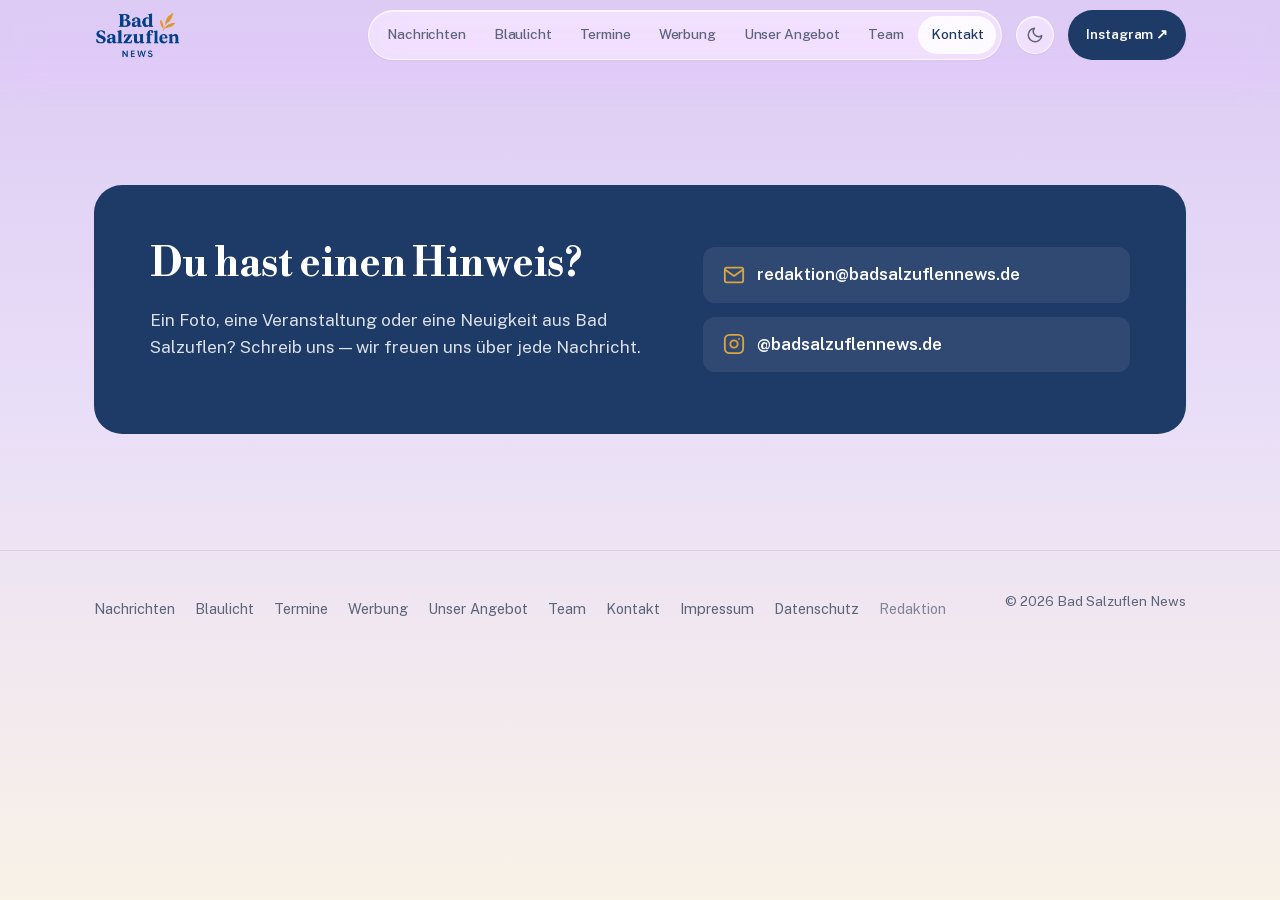
<file: kontakt.html>
<!DOCTYPE html>
<html lang="de">
<head>
<meta charset="UTF-8">
<meta name="viewport" content="width=device-width, initial-scale=1">
<title>Kontakt — Bad Salzuflen News</title>
<meta name="description" content="Hinweis, Foto oder Veranstaltung für Bad Salzuflen News? Schreib uns.">
<link rel="canonical" href="https://badsalzuflennews.de/kontakt.html">
<meta property="og:title" content="Kontakt — Bad Salzuflen News">
<meta property="og:description" content="Neuigkeiten & Termine aus Bad Salzuflen — kompakt und verständlich an einem Ort.">
<meta property="og:image" content="https://badsalzuflennews.de/assets/img/og-bild.png">
<meta property="og:image:width" content="1200">
<meta property="og:image:height" content="630">
<meta name="twitter:card" content="summary_large_image">
<meta property="og:type" content="website">
<link rel="icon" type="image/png" sizes="48x48" href="assets/img/favicon-48.png">
<link rel="manifest" href="manifest.webmanifest">
<link rel="apple-touch-icon" sizes="180x180" href="https://badsalzuflennews.de/assets/img/apple-touch-icon.png">
<meta name="theme-color" content="#E7DDF6" media="(prefers-color-scheme: light)">
<meta name="theme-color" content="#191622" media="(prefers-color-scheme: dark)">
<meta name="apple-mobile-web-app-title" content="BS News">

<link rel="stylesheet" href="assets/css/fonts.css">
<link rel="stylesheet" href="assets/css/style.css?v=9">
<link rel="stylesheet" href="assets/css/wetter.css?v=9">
<link rel="stylesheet" href="assets/css/news.css?v=13">
<script src="assets/js/theme.js?v=2"></script>
</head>
<body class="verlauf">

<header class="site-header">
  <div class="container">
    <a href="index.html" class="logo-link" aria-label="Bad Salzuflen News — Start">
      <img src="assets/img/logo.webp" alt="Bad Salzuflen News">
    </a>
    <a class="wetter-kopf" id="wetterKopf" href="index.html#wetter" hidden></a>
    <button class="nav-toggle" id="navToggle" aria-label="Menü öffnen" aria-expanded="false" aria-controls="mainNav">
      <svg viewBox="0 0 24 24" fill="none" stroke="currentColor" stroke-width="2" stroke-linecap="round"><line x1="3" y1="6" x2="21" y2="6"/><line x1="3" y1="12" x2="21" y2="12"/><line x1="3" y1="18" x2="21" y2="18"/></svg>
    </button>
    <nav class="main-nav" id="mainNav">
      <div class="nav-glass">
        <a href="index.html">Nachrichten</a>
        <a href="blaulicht.html">Blaulicht</a>
        <a href="termine.html">Termine</a>
        <a href="werbung.html">Werbung</a>
        <a href="angebot.html">Unser Angebot</a>
        <a href="team.html">Team</a>
        <a href="kontakt.html" aria-current="page">Kontakt</a>
      </div>
      <a class="nav-cta" href="https://www.instagram.com/badsalzuflennews.de/" target="_blank" rel="noopener">Instagram ↗</a>
    </nav>
  </div>
</header>

<main id="top">

  <section class="section" id="kontakt">
    <div class="container">
      <div class="contact">
        <div>
          <h2>Du hast einen Hinweis?</h2>
          <p>Ein Foto, eine Veranstaltung oder eine Neuigkeit aus Bad Salzuflen?
            Schreib uns — wir freuen uns über jede Nachricht.</p>
        </div>
        <div class="contact-actions">
          <a class="contact-link" href="mailto:redaktion@badsalzuflennews.de">
            <svg viewBox="0 0 24 24" fill="none" stroke="currentColor" stroke-width="2" stroke-linecap="round" stroke-linejoin="round"><rect x="2" y="4" width="20" height="16" rx="2"/><path d="m22 6-10 7L2 6"/></svg>
            redaktion@badsalzuflennews.de
          </a>
          <a class="contact-link" href="https://www.instagram.com/badsalzuflennews.de/" target="_blank" rel="noopener">
            <svg viewBox="0 0 24 24" fill="none" stroke="currentColor" stroke-width="2" stroke-linecap="round" stroke-linejoin="round"><rect x="2" y="2" width="20" height="20" rx="5"/><circle cx="12" cy="12" r="4"/><line x1="17.5" y1="6.5" x2="17.5" y2="6.5"/></svg>
            @badsalzuflennews.de
          </a>
        </div>
      </div>
    </div>
  </section>

</main>

<footer class="site-footer">
  <div class="container">
    <div class="footer-links">
      <a href="index.html">Nachrichten</a>
      <a href="blaulicht.html">Blaulicht</a>
      <a href="termine.html">Termine</a>
      <a href="werbung.html">Werbung</a>
      <a href="angebot.html">Unser Angebot</a>
      <a href="team.html">Team</a>
      <a href="kontakt.html">Kontakt</a>
      <a href="impressum.html">Impressum</a>
      <a href="datenschutz.html">Datenschutz</a>
      <a class="login-link" href="login.html">Redaktion</a>
    </div>
    <p class="footer-note">
      © <span id="jahr"></span> Bad Salzuflen News
    </p>
  </div>
</footer>

<script>
  document.getElementById('jahr').textContent = new Date().getFullYear();
  const toggle = document.getElementById('navToggle');
  const nav = document.getElementById('mainNav');
  toggle.addEventListener('click', () => {
    const open = nav.classList.toggle('open');
    toggle.setAttribute('aria-expanded', open);
  });
</script>

<script src="assets/js/wetter.js?v=7"></script>
</body>
</html>
</file>
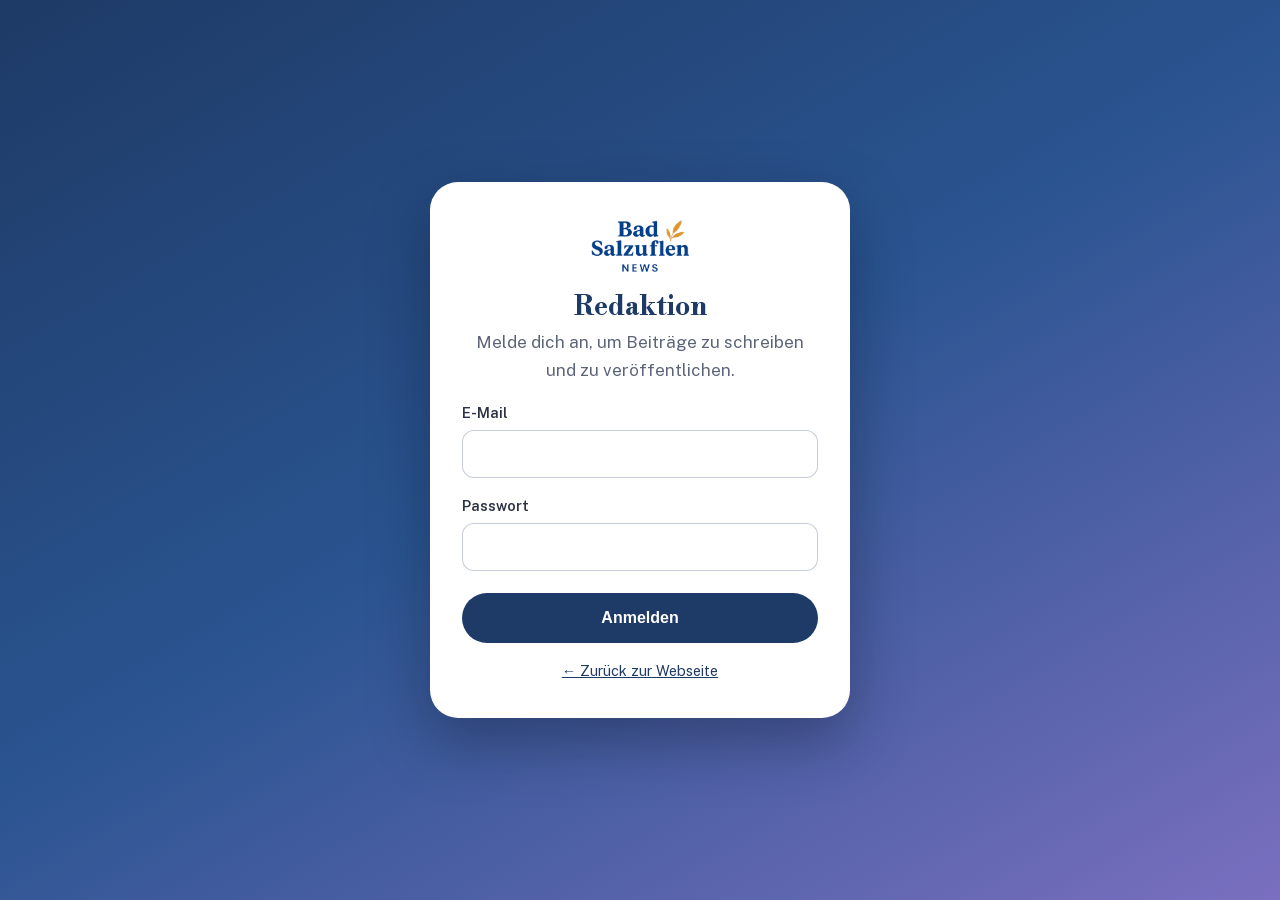
<file: login.html>
<!DOCTYPE html>
<html lang="de">
<head>
<meta charset="UTF-8">
<meta name="viewport" content="width=device-width, initial-scale=1">
<title>Anmelden — Bad Salzuflen News</title>
<meta name="robots" content="noindex,nofollow">
<meta name="theme-color" content="#E7DDF6" media="(prefers-color-scheme: light)">
<meta name="theme-color" content="#191622" media="(prefers-color-scheme: dark)">
<link rel="icon" type="image/png" sizes="48x48" href="assets/img/favicon-48.png">
<link rel="apple-touch-icon" sizes="180x180" href="https://badsalzuflennews.de/assets/img/apple-touch-icon.png">
<link rel="stylesheet" href="assets/css/fonts.css">
<link rel="stylesheet" href="assets/css/style.css?v=9">
<link rel="stylesheet" href="assets/css/news.css?v=13">
<script src="assets/js/theme.js?v=2"></script>
</head>
<body>
<main class="auth-page">
  <div class="auth-card">
    <img src="assets/img/logo.webp" alt="Bad Salzuflen News">
    <h1>Redaktion</h1>
    <p>Melde dich an, um Beiträge zu schreiben und zu veröffentlichen.</p>
    <form id="loginForm" novalidate>
      <label class="field"><span>E-Mail</span><input type="email" id="email" autocomplete="username" required></label>
      <label class="field"><span>Passwort</span><input type="password" id="pw" autocomplete="current-password" required></label>
      <div class="form-error" id="err" role="alert" hidden></div>
      <div class="demo-note" id="demoNote" hidden><strong>Demo-Modus:</strong> Noch nicht mit dem echten Speicher verbunden. Jede Eingabe funktioniert, und alles bleibt nur in deinem Browser.</div>
      <button class="btn btn-primary" id="go" type="submit">Anmelden</button>
    </form>
    <a class="auth-back" href="index.html">← Zurück zur Webseite</a>
  </div>
</main>
<script src="assets/js/config.js"></script>
<script src="assets/js/api.js"></script>
<script src="assets/js/render.js?v=14"></script>
<script>
(function () {
  var f = document.getElementById('loginForm'), err = document.getElementById('err'), go = document.getElementById('go');
  document.getElementById('demoNote').hidden = !BSN.demo;
  BSN.getUser().then(function (u) { if (u) location.replace('admin.html'); }).catch(function () {});
  f.addEventListener('submit', function (e) {
    e.preventDefault(); err.hidden = true; go.disabled = true; go.textContent = 'Einen Moment …';
    BSN.signIn(document.getElementById('email').value.trim(), document.getElementById('pw').value)
      .then(function () { location.href = 'admin.html'; })
      .catch(function (x) { err.textContent = x.message; err.hidden = false; go.disabled = false; go.textContent = 'Anmelden'; });
  });
})();
</script>
</body>
</html>
</file>
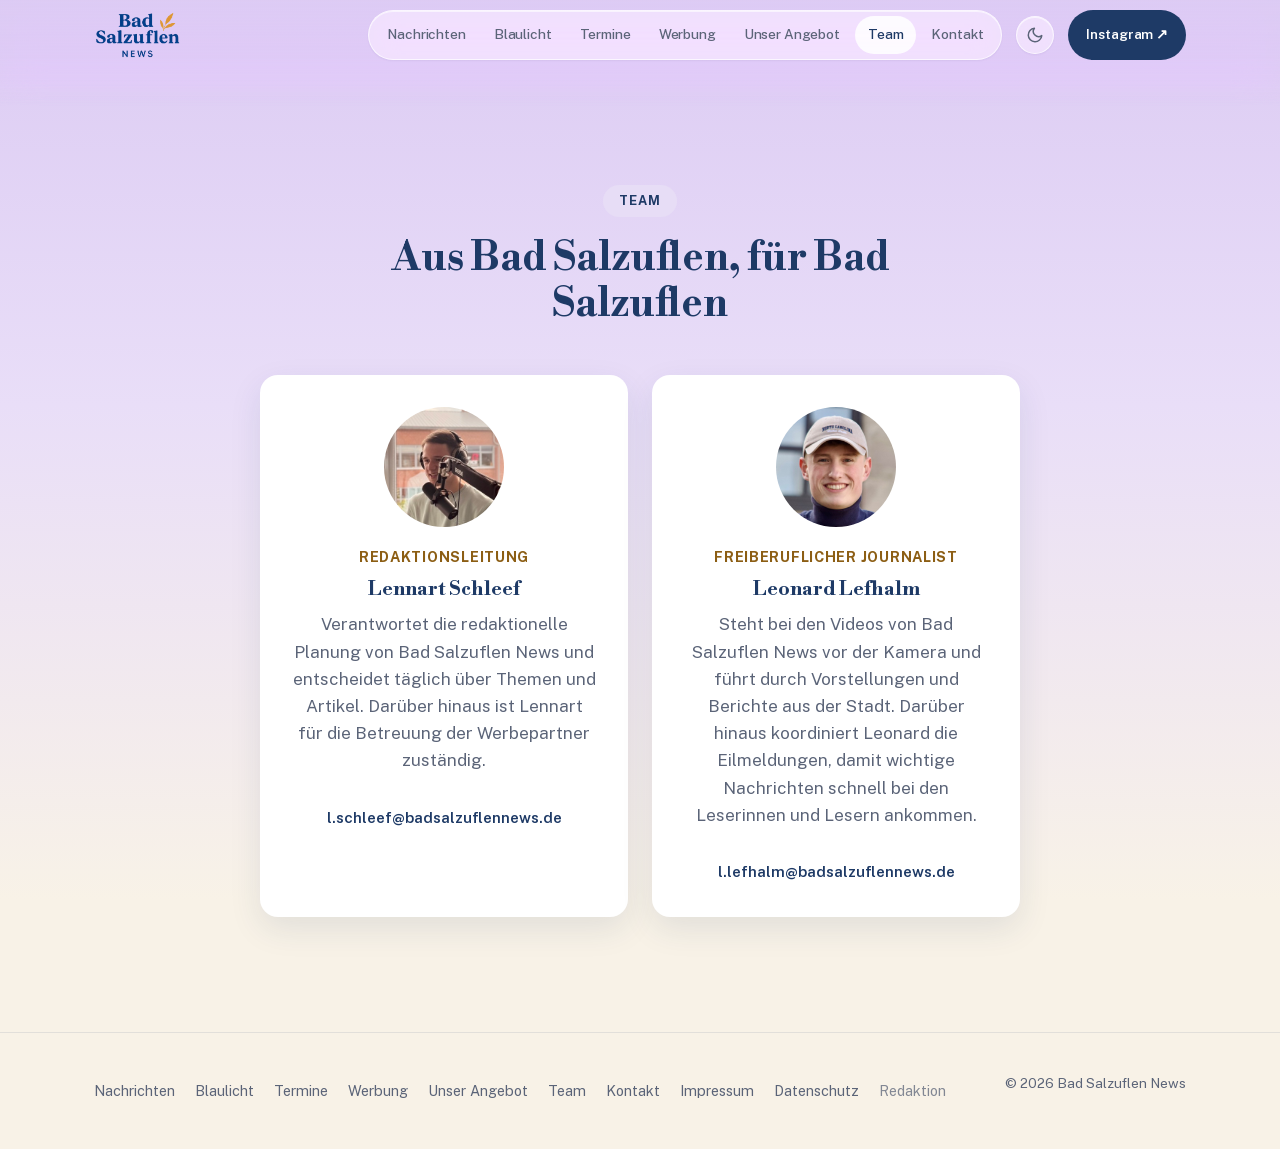
<file: team.html>
<!DOCTYPE html>
<html lang="de">
<head>
<meta charset="UTF-8">
<meta name="viewport" content="width=device-width, initial-scale=1">
<title>Team — Bad Salzuflen News</title>
<meta name="description" content="Wer hinter Bad Salzuflen News steht.">
<link rel="canonical" href="https://badsalzuflennews.de/team.html">
<meta property="og:title" content="Team — Bad Salzuflen News">
<meta property="og:description" content="Neuigkeiten & Termine aus Bad Salzuflen — kompakt und verständlich an einem Ort.">
<meta property="og:image" content="https://badsalzuflennews.de/assets/img/og-bild.png">
<meta property="og:image:width" content="1200">
<meta property="og:image:height" content="630">
<meta name="twitter:card" content="summary_large_image">
<meta property="og:type" content="website">
<link rel="icon" type="image/png" sizes="48x48" href="assets/img/favicon-48.png">
<link rel="manifest" href="manifest.webmanifest">
<link rel="apple-touch-icon" sizes="180x180" href="https://badsalzuflennews.de/assets/img/apple-touch-icon.png">
<meta name="theme-color" content="#E7DDF6" media="(prefers-color-scheme: light)">
<meta name="theme-color" content="#191622" media="(prefers-color-scheme: dark)">
<meta name="apple-mobile-web-app-title" content="BS News">

<link rel="stylesheet" href="assets/css/fonts.css">
<link rel="stylesheet" href="assets/css/style.css?v=9">
<link rel="stylesheet" href="assets/css/wetter.css?v=9">
<link rel="stylesheet" href="assets/css/news.css?v=13">
<script src="assets/js/theme.js?v=2"></script>
</head>
<body class="verlauf">

<header class="site-header">
  <div class="container">
    <a href="index.html" class="logo-link" aria-label="Bad Salzuflen News — Start">
      <img src="assets/img/logo.webp" alt="Bad Salzuflen News">
    </a>
    <a class="wetter-kopf" id="wetterKopf" href="index.html#wetter" hidden></a>
    <button class="nav-toggle" id="navToggle" aria-label="Menü öffnen" aria-expanded="false" aria-controls="mainNav">
      <svg viewBox="0 0 24 24" fill="none" stroke="currentColor" stroke-width="2" stroke-linecap="round"><line x1="3" y1="6" x2="21" y2="6"/><line x1="3" y1="12" x2="21" y2="12"/><line x1="3" y1="18" x2="21" y2="18"/></svg>
    </button>
    <nav class="main-nav" id="mainNav">
      <div class="nav-glass">
        <a href="index.html">Nachrichten</a>
        <a href="blaulicht.html">Blaulicht</a>
        <a href="termine.html">Termine</a>
        <a href="werbung.html">Werbung</a>
        <a href="angebot.html">Unser Angebot</a>
        <a href="team.html" aria-current="page">Team</a>
        <a href="kontakt.html">Kontakt</a>
      </div>
      <a class="nav-cta" href="https://www.instagram.com/badsalzuflennews.de/" target="_blank" rel="noopener">Instagram ↗</a>
    </nav>
  </div>
</header>

<main id="top">

  <section class="section" id="team">
    <div class="container">
      <div class="section-head">
        <span class="eyebrow">Team</span>
        <h2>Aus Bad Salzuflen, für Bad Salzuflen</h2>
      </div>
      <div class="team-grid">
        <div class="team-card">
          <div class="team-photo"><img src="assets/img/team/lennart-schleef.jpg" alt="Lennart Schleef im Studio am Mikrofon" width="330" height="330"></div>
          <div class="team-role">Redaktionsleitung</div>
          <h3>Lennart Schleef</h3>
          <p>Verantwortet die redaktionelle Planung von Bad Salzuflen News und entscheidet täglich über Themen und Artikel. Darüber hinaus ist Lennart für die Betreuung der Werbepartner zuständig.</p>
          <a class="team-mail" href="mailto:l.schleef@badsalzuflennews.de">l.schleef@badsalzuflennews.de</a>
        </div>
        <div class="team-card">
          <div class="team-photo"><img src="assets/img/team/leonard-lefhalm.jpg" alt="Leonard Lefhalm" width="400" height="400"></div>
          <div class="team-role">Freiberuflicher Journalist</div>
          <h3>Leonard Lefhalm</h3>
          <p>Steht bei den Videos von Bad Salzuflen News vor der Kamera und führt durch Vorstellungen und Berichte aus der Stadt. Darüber hinaus koordiniert Leonard die Eilmeldungen, damit wichtige Nachrichten schnell bei den Leserinnen und Lesern ankommen.</p>
          <a class="team-mail" href="mailto:l.lefhalm@badsalzuflennews.de">l.lefhalm@badsalzuflennews.de</a>
        </div>
      </div>
    </div>
  </section>

</main>

<footer class="site-footer">
  <div class="container">
    <div class="footer-links">
      <a href="index.html">Nachrichten</a>
      <a href="blaulicht.html">Blaulicht</a>
      <a href="termine.html">Termine</a>
      <a href="werbung.html">Werbung</a>
      <a href="angebot.html">Unser Angebot</a>
      <a href="team.html">Team</a>
      <a href="kontakt.html">Kontakt</a>
      <a href="impressum.html">Impressum</a>
      <a href="datenschutz.html">Datenschutz</a>
      <a class="login-link" href="login.html">Redaktion</a>
    </div>
    <p class="footer-note">
      © <span id="jahr"></span> Bad Salzuflen News
    </p>
  </div>
</footer>

<script>
  document.getElementById('jahr').textContent = new Date().getFullYear();
  const toggle = document.getElementById('navToggle');
  const nav = document.getElementById('mainNav');
  toggle.addEventListener('click', () => {
    const open = nav.classList.toggle('open');
    toggle.setAttribute('aria-expanded', open);
  });
</script>

<script src="assets/js/wetter.js?v=7"></script>
</body>
</html>
</file>
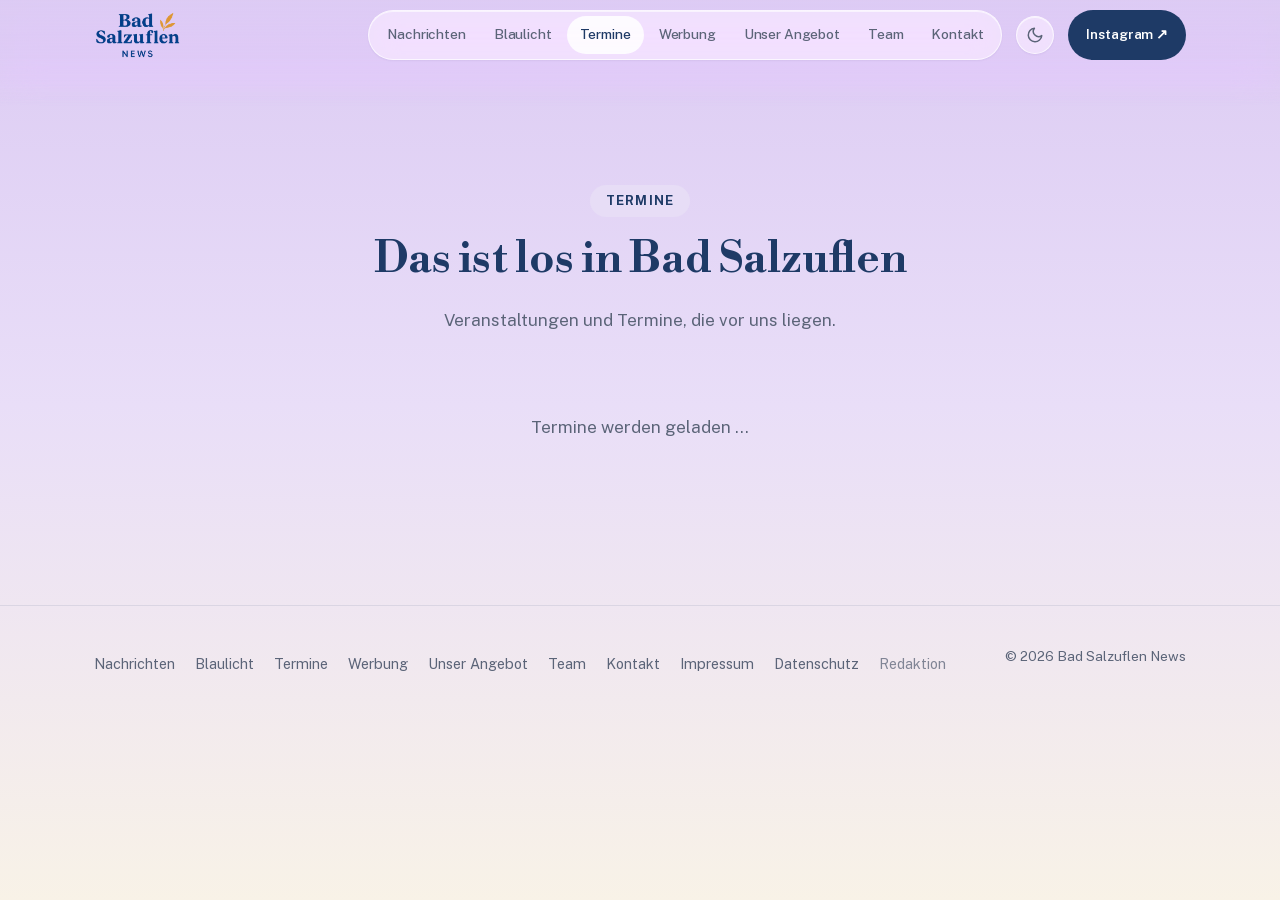
<file: termine.html>
<!DOCTYPE html>
<html lang="de">
<head>
<meta charset="UTF-8">
<meta name="viewport" content="width=device-width, initial-scale=1">
<title>Termine — Bad Salzuflen News</title>
<meta name="description" content="Alle Termine und Veranstaltungen in Bad Salzuflen auf einen Blick.">
<link rel="canonical" href="https://badsalzuflennews.de/termine.html">
<meta property="og:title" content="Unser Angebot — Bad Salzuflen News">
<meta property="og:description" content="Neuigkeiten & Termine aus Bad Salzuflen — kompakt und verständlich an einem Ort.">
<meta property="og:image" content="https://badsalzuflennews.de/assets/img/og-bild.png">
<meta property="og:image:width" content="1200">
<meta property="og:image:height" content="630">
<meta name="twitter:card" content="summary_large_image">
<meta property="og:type" content="website">
<link rel="icon" type="image/png" sizes="48x48" href="assets/img/favicon-48.png">
<link rel="manifest" href="manifest.webmanifest">
<link rel="apple-touch-icon" sizes="180x180" href="https://badsalzuflennews.de/assets/img/apple-touch-icon.png">
<meta name="theme-color" content="#E7DDF6" media="(prefers-color-scheme: light)">
<meta name="theme-color" content="#191622" media="(prefers-color-scheme: dark)">
<meta name="apple-mobile-web-app-title" content="BS News">

<link rel="stylesheet" href="assets/css/fonts.css">
<link rel="stylesheet" href="assets/css/style.css?v=9">
<link rel="stylesheet" href="assets/css/wetter.css?v=9">
<link rel="stylesheet" href="assets/css/news.css?v=13">
<link rel="stylesheet" href="assets/css/anzeigen.css?v=3">
<script src="assets/js/theme.js?v=2"></script>
</head>
<body class="verlauf">

<header class="site-header">
  <div class="container">
    <a href="index.html" class="logo-link" aria-label="Bad Salzuflen News — Start">
      <img src="assets/img/logo.webp" alt="Bad Salzuflen News">
    </a>
    <a class="wetter-kopf" id="wetterKopf" href="index.html#wetter" hidden></a>
    <button class="nav-toggle" id="navToggle" aria-label="Menü öffnen" aria-expanded="false" aria-controls="mainNav">
      <svg viewBox="0 0 24 24" fill="none" stroke="currentColor" stroke-width="2" stroke-linecap="round"><line x1="3" y1="6" x2="21" y2="6"/><line x1="3" y1="12" x2="21" y2="12"/><line x1="3" y1="18" x2="21" y2="18"/></svg>
    </button>
    <nav class="main-nav" id="mainNav">
      <div class="nav-glass">
        <a href="index.html">Nachrichten</a>
        <a href="blaulicht.html">Blaulicht</a>
        <a href="termine.html" aria-current="page">Termine</a>
        <a href="werbung.html">Werbung</a>
        <a href="angebot.html">Unser Angebot</a>
        <a href="team.html">Team</a>
        <a href="kontakt.html">Kontakt</a>
      </div>
      <a class="nav-cta" href="https://www.instagram.com/badsalzuflennews.de/" target="_blank" rel="noopener">Instagram ↗</a>
    </nav>
  </div>
</header>

<main id="top">
  <section class="section">
    <div class="container">
      <div class="section-head">
        <span class="eyebrow">Termine</span>
        <h1 style="font-size:clamp(1.9rem,3.6vw,2.7rem)">Das ist los in Bad Salzuflen</h1>
        <p>Veranstaltungen und Termine, die vor uns liegen.</p>
      </div>
      <div id="events" class="events" aria-live="polite"><p class="posts-note">Termine werden geladen …</p></div>
    </div>
  </section>
</main>

<footer class="site-footer">
  <div class="container">
    <div class="footer-links">
      <a href="index.html">Nachrichten</a>
      <a href="blaulicht.html">Blaulicht</a>
      <a href="termine.html">Termine</a>
      <a href="werbung.html">Werbung</a>
      <a href="angebot.html">Unser Angebot</a>
      <a href="team.html">Team</a>
      <a href="kontakt.html">Kontakt</a>
      <a href="impressum.html">Impressum</a>
      <a href="datenschutz.html">Datenschutz</a>
      <a class="login-link" href="login.html">Redaktion</a>
    </div>
    <p class="footer-note">
      © <span id="jahr"></span> Bad Salzuflen News
    </p>
  </div>
</footer>

<script src="assets/js/wetter.js?v=7"></script>
<script src="assets/js/config.js"></script>
<script src="assets/js/api.js?v=7"></script>
<script src="assets/js/render.js?v=14"></script>
<script src="assets/js/termine.js"></script>
<script src="assets/js/anzeigen.js?v=2"></script>
<script>
  document.getElementById('jahr').textContent = new Date().getFullYear();
  const toggle = document.getElementById('navToggle');
  const nav = document.getElementById('mainNav');
  toggle.addEventListener('click', () => {
    const open = nav.classList.toggle('open');
    toggle.setAttribute('aria-expanded', open);
  });
</script>

</body>
</html>
</file>
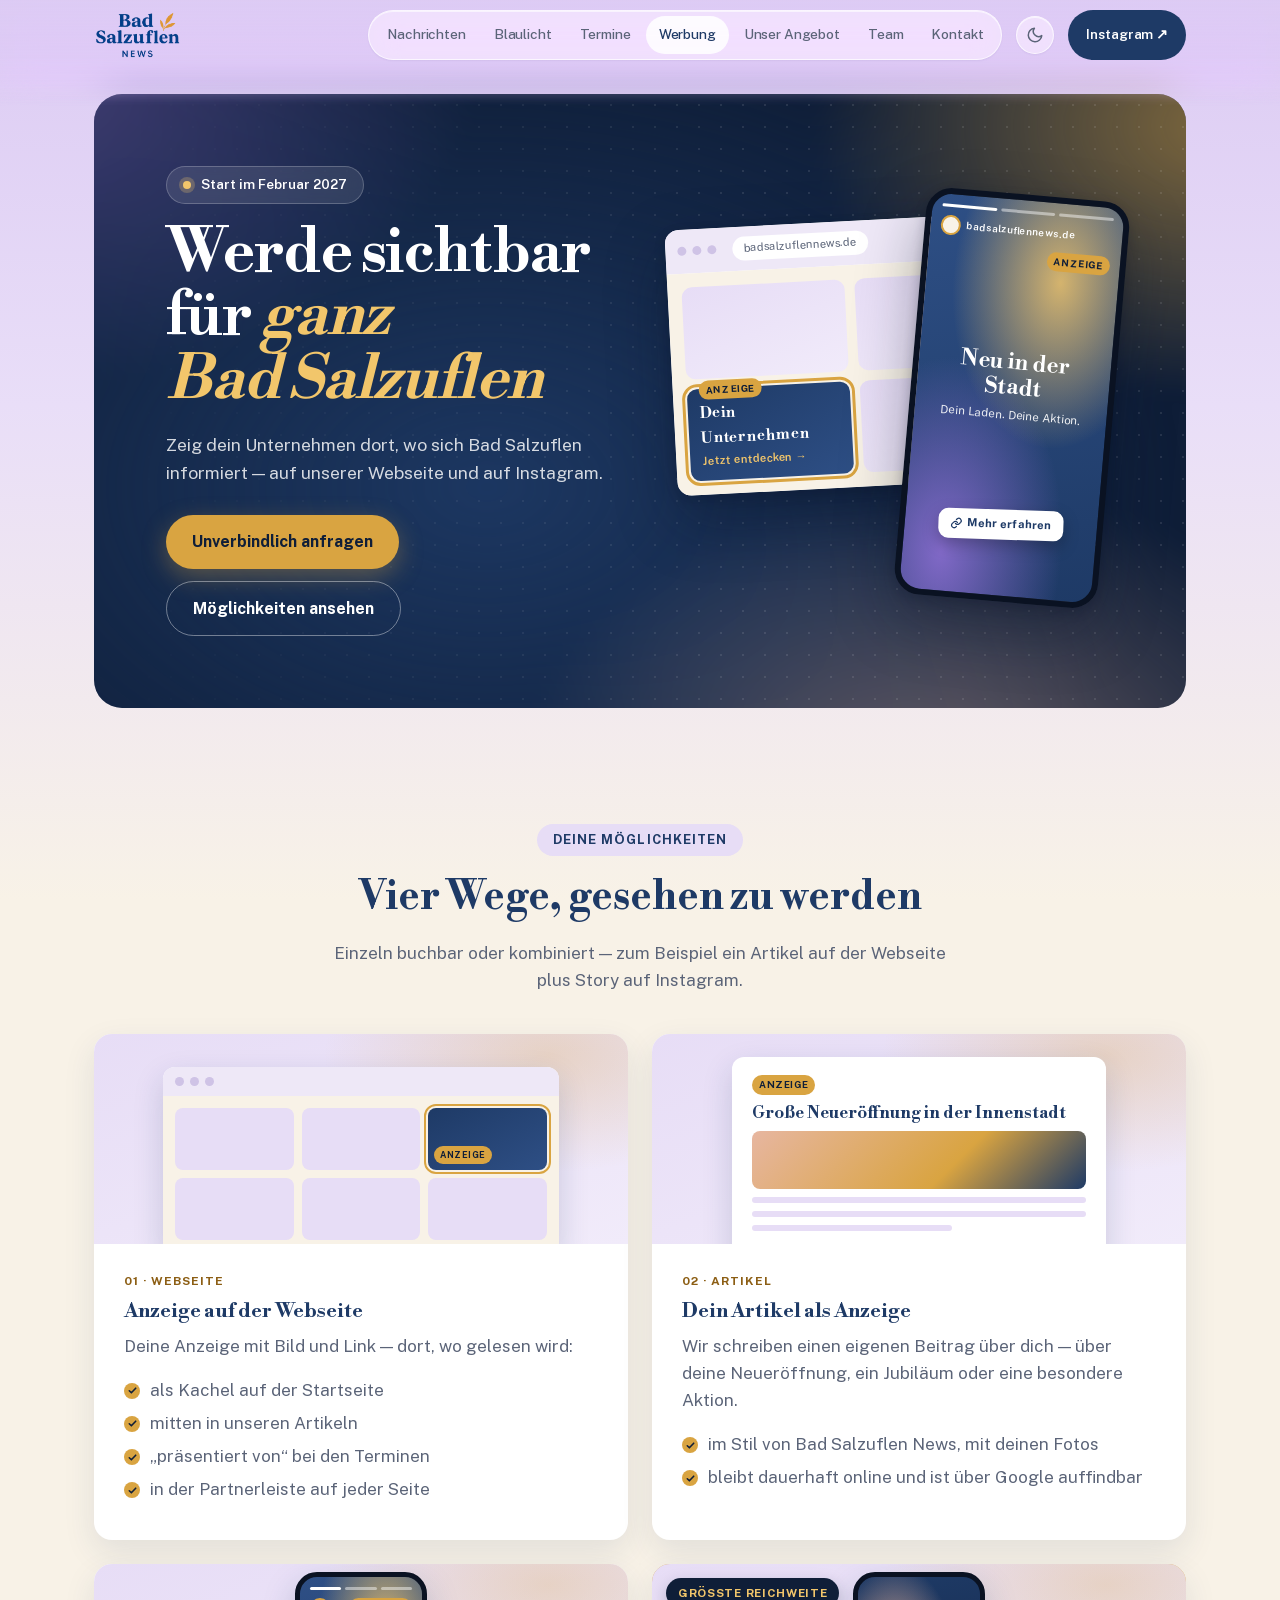
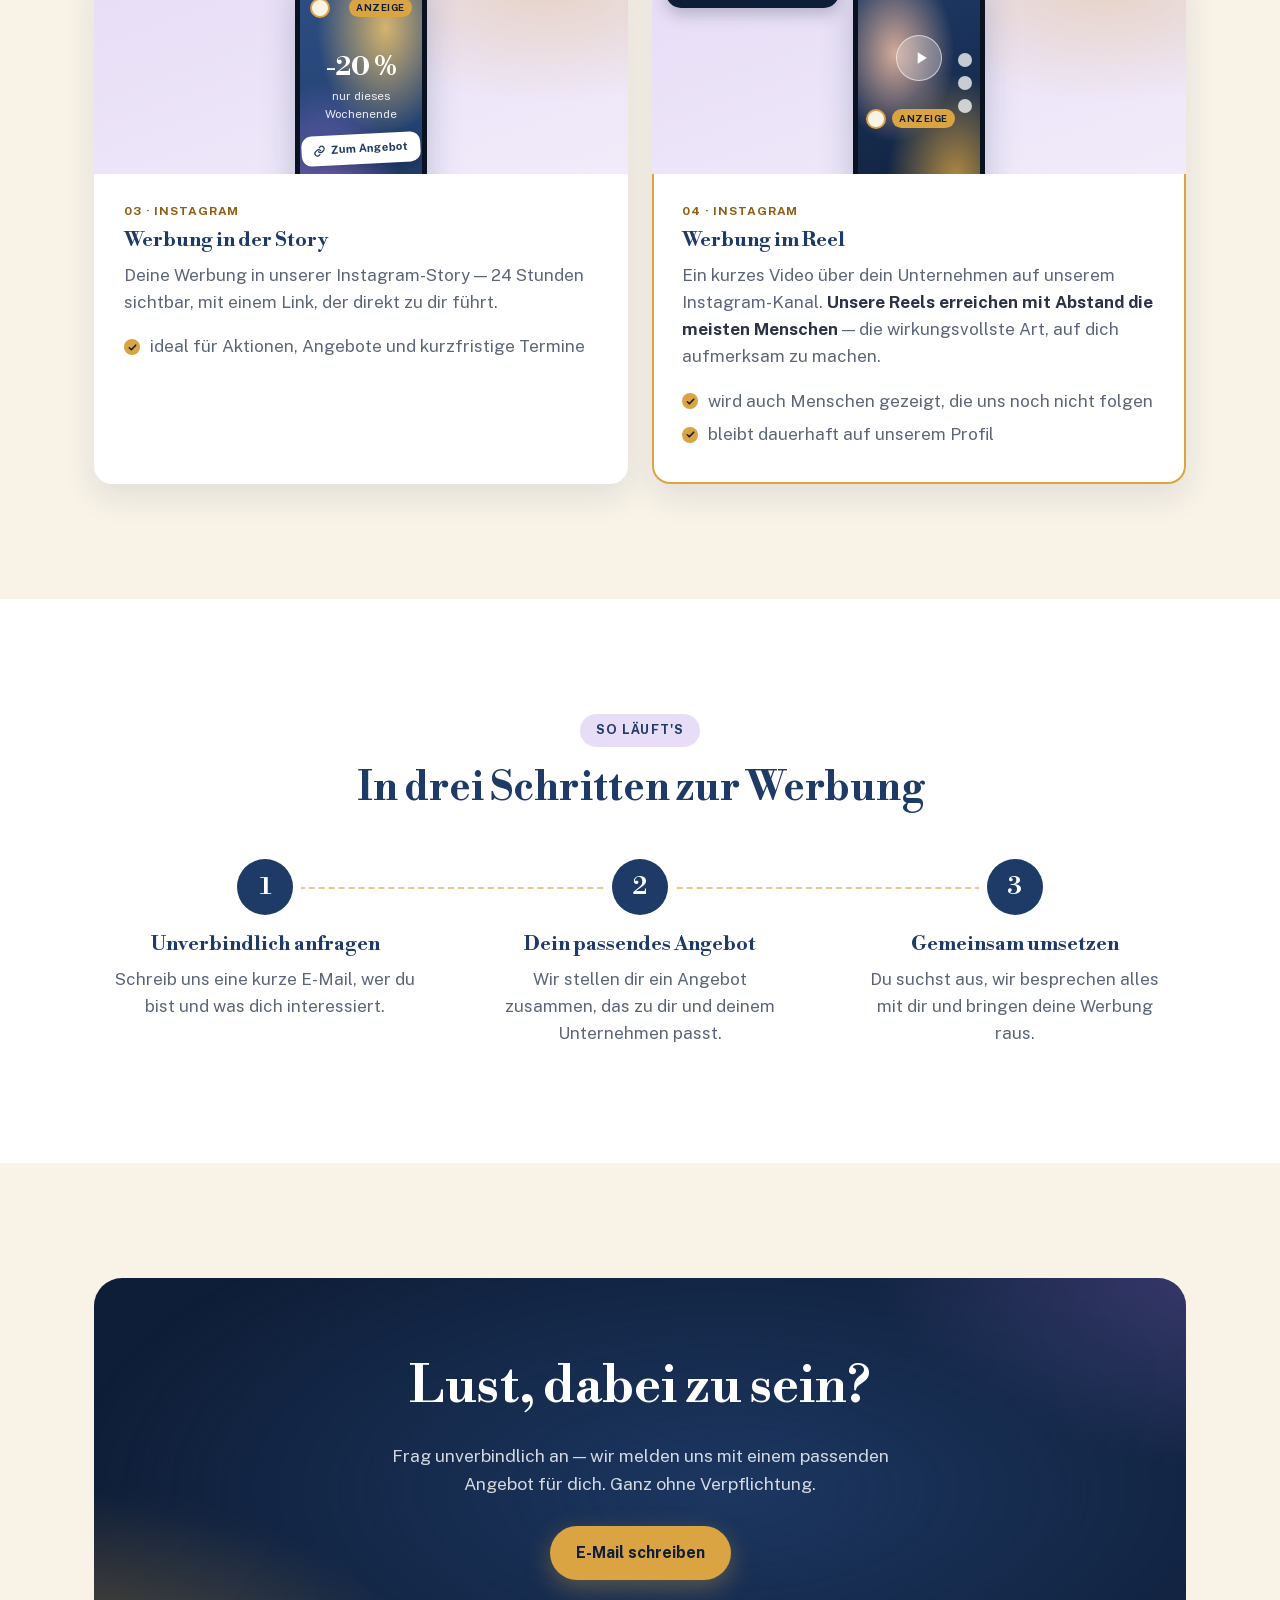
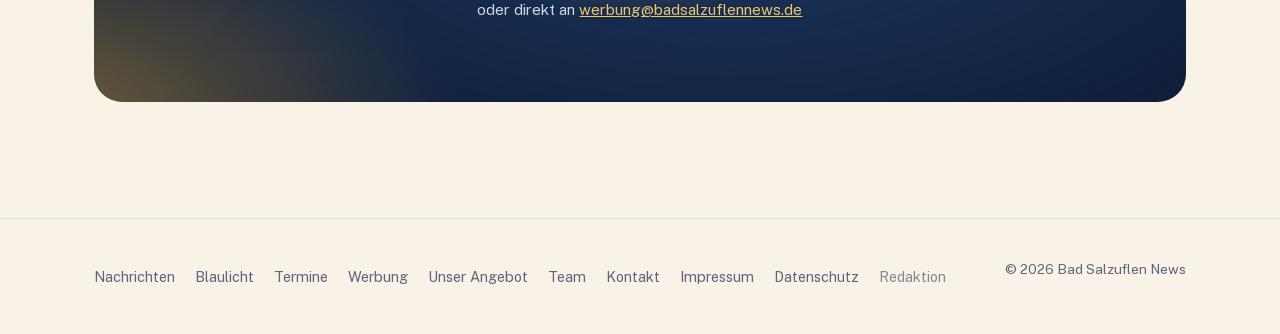
<file: werbung.html>
<!DOCTYPE html>
<html lang="de">
<head>
<meta charset="UTF-8">
<meta name="viewport" content="width=device-width, initial-scale=1">
<title>Werbung — Bad Salzuflen News</title>
<meta name="description" content="Werbepartner von Bad Salzuflen News werden: Anzeigen auf der Webseite, Artikel als Anzeige, Instagram-Story und Reels. Jetzt unverbindlich anfragen.">
<link rel="canonical" href="https://badsalzuflennews.de/werbung.html">
<meta property="og:title" content="Werbung — Bad Salzuflen News">
<meta property="og:description" content="Mit deinem Unternehmen in Bad Salzuflen sichtbar werden — auf der Webseite und auf Instagram.">
<meta property="og:image" content="https://badsalzuflennews.de/assets/img/og-bild.png">
<meta property="og:image:width" content="1200">
<meta property="og:image:height" content="630">
<meta name="twitter:card" content="summary_large_image">
<meta property="og:type" content="website">
<link rel="icon" type="image/png" sizes="48x48" href="assets/img/favicon-48.png">
<link rel="manifest" href="manifest.webmanifest">
<link rel="apple-touch-icon" sizes="180x180" href="https://badsalzuflennews.de/assets/img/apple-touch-icon.png">
<meta name="theme-color" content="#E7DDF6" media="(prefers-color-scheme: light)">
<meta name="theme-color" content="#191622" media="(prefers-color-scheme: dark)">
<meta name="apple-mobile-web-app-title" content="BS News">

<link rel="stylesheet" href="assets/css/fonts.css">
<link rel="stylesheet" href="assets/css/style.css?v=9">
<link rel="stylesheet" href="assets/css/wetter.css?v=9">
<link rel="stylesheet" href="assets/css/news.css?v=13">
<link rel="stylesheet" href="assets/css/werbung.css?v=14">
<script src="assets/js/theme.js?v=2"></script>
</head>
<body class="verlauf">

<header class="site-header">
  <div class="container">
    <a href="index.html" class="logo-link" aria-label="Bad Salzuflen News — Start">
      <img src="assets/img/logo.webp" alt="Bad Salzuflen News">
    </a>
    <a class="wetter-kopf" id="wetterKopf" href="index.html#wetter" hidden></a>
    <button class="nav-toggle" id="navToggle" aria-label="Menü öffnen" aria-expanded="false" aria-controls="mainNav">
      <svg viewBox="0 0 24 24" fill="none" stroke="currentColor" stroke-width="2" stroke-linecap="round"><line x1="3" y1="6" x2="21" y2="6"/><line x1="3" y1="12" x2="21" y2="12"/><line x1="3" y1="18" x2="21" y2="18"/></svg>
    </button>
    <nav class="main-nav" id="mainNav">
      <div class="nav-glass">
        <a href="index.html">Nachrichten</a>
        <a href="blaulicht.html">Blaulicht</a>
        <a href="termine.html">Termine</a>
        <a href="werbung.html" aria-current="page">Werbung</a>
        <a href="angebot.html">Unser Angebot</a>
        <a href="team.html">Team</a>
        <a href="kontakt.html">Kontakt</a>
      </div>
      <a class="nav-cta" href="https://www.instagram.com/badsalzuflennews.de/" target="_blank" rel="noopener">Instagram ↗</a>
    </nav>
  </div>
</header>

<main id="top">

  <section class="wb-hero-wrap">
    <div class="container">
      <div class="wb-hero">
        <div class="wb-hero-text">
          <span class="wb-pill"><span class="wb-dot" aria-hidden="true"></span>Start im Februar 2027</span>
          <h1>Werde sichtbar für <span class="wb-gold">ganz Bad&nbsp;Salzuflen</span></h1>
          <p>Zeig dein Unternehmen dort, wo sich Bad Salzuflen informiert —
            auf unserer Webseite und auf Instagram.</p>
          <div class="wb-knoepfe">
            <a class="wb-btn wb-btn-gold" href="#anfragen">Unverbindlich anfragen</a>
            <a class="wb-btn wb-btn-ghost" href="#moeglichkeiten">Möglichkeiten ansehen</a>
          </div>
        </div>

        <div class="wb-hero-bild" aria-hidden="true">
          <div class="wb-browser">
            <div class="wb-browser-leiste"><i></i><i></i><i></i><span>badsalzuflennews.de</span></div>
            <div class="wb-browser-inhalt">
              <div class="wb-kachel"></div>
              <div class="wb-kachel"></div>
              <div class="wb-kachel wb-kachel-anzeige"><b>Anzeige</b><strong>Dein Unternehmen</strong><em>Jetzt entdecken →</em></div>
              <div class="wb-kachel"></div>
            </div>
          </div>
          <div class="wb-handy wb-handy-hero">
            <div class="wb-story-balken"><i></i><i></i><i></i></div>
            <div class="wb-story-kopf"><span class="wb-avatar"></span><span class="wb-story-name">badsalzuflennews.de</span> <b>Anzeige</b></div>
            <div class="wb-story-mitte">
              <strong>Neu in der Stadt</strong>
              <span>Dein Laden. Deine Aktion.</span>
            </div>
            <div class="wb-sticker"><svg viewBox="0 0 24 24" fill="none" stroke="currentColor" stroke-width="2.5" stroke-linecap="round"><path d="M10 13a5 5 0 0 0 7.5.5l3-3a5 5 0 0 0-7-7l-1.7 1.7"/><path d="M14 11a5 5 0 0 0-7.5-.5l-3 3a5 5 0 0 0 7 7l1.7-1.7"/></svg>Mehr erfahren</div>
          </div>
        </div>
      </div>
    </div>
  </section>

  <section class="section wb-formen" id="moeglichkeiten">
    <div class="container">
      <div class="section-head">
        <span class="eyebrow">Deine Möglichkeiten</span>
        <h2>Vier Wege, gesehen zu werden</h2>
        <p>Einzeln buchbar oder kombiniert — zum Beispiel ein Artikel auf der Webseite plus Story auf Instagram.</p>
      </div>

      <div class="wb-raster">
        <article class="wb-karte">
          <div class="wb-vorschau" aria-hidden="true">
            <div class="wb-mini-browser">
              <div class="wb-browser-leiste"><i></i><i></i><i></i></div>
              <div class="wb-mini-raster">
                <span></span><span></span><span class="wb-an">Anzeige</span><span></span><span></span><span></span>
              </div>
            </div>
          </div>
          <div class="wb-karte-text">
            <span class="wb-nr">01 · Webseite</span>
            <h3>Anzeige auf der Webseite</h3>
            <p>Deine Anzeige mit Bild und Link — dort, wo gelesen wird:</p>
            <ul class="wb-liste">
              <li>als Kachel auf der Startseite</li>
              <li>mitten in unseren Artikeln</li>
              <li>„präsentiert von“ bei den Terminen</li>
              <li>in der Partnerleiste auf jeder Seite</li>
            </ul>
          </div>
        </article>

        <article class="wb-karte">
          <div class="wb-vorschau" aria-hidden="true">
            <div class="wb-mini-artikel">
              <b>Anzeige</b>
              <strong>Große Neueröffnung in der Innenstadt</strong>
              <div class="wb-mini-foto"></div>
              <i></i><i></i><i class="kurz"></i>
            </div>
          </div>
          <div class="wb-karte-text">
            <span class="wb-nr">02 · Artikel</span>
            <h3>Dein Artikel als Anzeige</h3>
            <p>Wir schreiben einen eigenen Beitrag über dich — über deine
              Neueröffnung, ein Jubiläum oder eine besondere Aktion.</p>
            <ul class="wb-liste">
              <li>im Stil von Bad Salzuflen News, mit deinen Fotos</li>
              <li>bleibt dauerhaft online und ist über Google auffindbar</li>
            </ul>
          </div>
        </article>

        <article class="wb-karte">
          <div class="wb-vorschau" aria-hidden="true">
            <div class="wb-handy wb-handy-mini">
              <div class="wb-story-balken"><i></i><i></i><i></i></div>
              <div class="wb-story-kopf"><span class="wb-avatar"></span><b>Anzeige</b></div>
              <div class="wb-story-mitte"><strong>-20&nbsp;%</strong><span>nur dieses Wochenende</span></div>
              <div class="wb-sticker"><svg viewBox="0 0 24 24" fill="none" stroke="currentColor" stroke-width="2.5" stroke-linecap="round"><path d="M10 13a5 5 0 0 0 7.5.5l3-3a5 5 0 0 0-7-7l-1.7 1.7"/><path d="M14 11a5 5 0 0 0-7.5-.5l-3 3a5 5 0 0 0 7 7l1.7-1.7"/></svg>Zum Angebot</div>
            </div>
          </div>
          <div class="wb-karte-text">
            <span class="wb-nr">03 · Instagram</span>
            <h3>Werbung in der Story</h3>
            <p>Deine Werbung in unserer Instagram-Story — 24 Stunden sichtbar,
              mit einem Link, der direkt zu dir führt.</p>
            <ul class="wb-liste">
              <li>ideal für Aktionen, Angebote und kurzfristige Termine</li>
            </ul>
          </div>
        </article>

        <article class="wb-karte wb-karte-top">
          <span class="wb-top-badge">Größte Reichweite</span>
          <div class="wb-vorschau" aria-hidden="true">
            <div class="wb-handy wb-handy-mini wb-reel">
              <div class="wb-reel-play"><svg viewBox="0 0 24 24"><path d="M8 5v14l11-7z" fill="currentColor"/></svg></div>
              <div class="wb-reel-seite"><i></i><i></i><i></i></div>
              <div class="wb-reel-unten"><span class="wb-avatar"></span><b>Anzeige</b></div>
            </div>
          </div>
          <div class="wb-karte-text">
            <span class="wb-nr">04 · Instagram</span>
            <h3>Werbung im Reel</h3>
            <p>Ein kurzes Video über dein Unternehmen auf unserem Instagram-Kanal.
              <strong>Unsere Reels erreichen mit Abstand die meisten Menschen</strong> —
              die wirkungsvollste Art, auf dich aufmerksam zu machen.</p>
            <ul class="wb-liste">
              <li>wird auch Menschen gezeigt, die uns noch nicht folgen</li>
              <li>bleibt dauerhaft auf unserem Profil</li>
            </ul>
          </div>
        </article>
      </div>
    </div>
  </section>

  <section class="section section-alt" aria-labelledby="ablauf-titel">
    <div class="container">
      <div class="section-head">
        <span class="eyebrow">So läuft's</span>
        <h2 id="ablauf-titel">In drei Schritten zur Werbung</h2>
      </div>
      <ol class="wb-schritte">
        <li>
          <span class="wb-schritt-nr" aria-hidden="true">1</span>
          <h3>Unverbindlich anfragen</h3>
          <p>Schreib uns eine kurze E-Mail, wer du bist und was dich interessiert.</p>
        </li>
        <li>
          <span class="wb-schritt-nr" aria-hidden="true">2</span>
          <h3>Dein passendes Angebot</h3>
          <p>Wir stellen dir ein Angebot zusammen, das zu dir und deinem Unternehmen passt.</p>
        </li>
        <li>
          <span class="wb-schritt-nr" aria-hidden="true">3</span>
          <h3>Gemeinsam umsetzen</h3>
          <p>Du suchst aus, wir besprechen alles mit dir und bringen deine Werbung raus.</p>
        </li>
      </ol>
    </div>
  </section>

  <section class="wb-cta-wrap" id="anfragen">
    <div class="container">
      <div class="wb-cta">
        <h2>Lust, dabei zu sein?</h2>
        <p>Frag unverbindlich an — wir melden uns mit einem passenden Angebot für dich.
          Ganz ohne Verpflichtung.</p>
        <a class="wb-btn wb-btn-gold" href="mailto:werbung@badsalzuflennews.de?subject=Anfrage%20Werbepartnerprogramm&amp;body=Hallo%20Bad%20Salzuflen%20News-Team%2C%0A%0Awir%20interessieren%20uns%20unverbindlich%20f%C3%BCr%20eine%20Werbung%20bei%20euch.%0A%0AFirma%3A%0AAnsprechperson%3A%0ATelefon%20%28freiwillig%29%3A%0AInteresse%20an%20%28Webseiten-Anzeige%20/%20Artikel%20als%20Anzeige%20/%20Instagram-Story%20/%20Reel%29%3A%0AGew%C3%BCnschter%20Zeitraum%3A%0A%0AWir%20freuen%20uns%20auf%20ein%20passendes%20Angebot.%0A%0AViele%20Gr%C3%BC%C3%9Fe">E-Mail schreiben</a>
        <p class="wb-cta-mail">oder direkt an <a href="mailto:werbung@badsalzuflennews.de">werbung@badsalzuflennews.de</a></p>
      </div>
    </div>
  </section>

</main>

<footer class="site-footer">
  <div class="container">
    <div class="footer-links">
      <a href="index.html">Nachrichten</a>
      <a href="blaulicht.html">Blaulicht</a>
      <a href="termine.html">Termine</a>
      <a href="werbung.html">Werbung</a>
      <a href="angebot.html">Unser Angebot</a>
      <a href="team.html">Team</a>
      <a href="kontakt.html">Kontakt</a>
      <a href="impressum.html">Impressum</a>
      <a href="datenschutz.html">Datenschutz</a>
      <a class="login-link" href="login.html">Redaktion</a>
    </div>
    <p class="footer-note">
      © <span id="jahr"></span> Bad Salzuflen News
    </p>
  </div>
</footer>

<script>
  document.getElementById('jahr').textContent = new Date().getFullYear();
  const toggle = document.getElementById('navToggle');
  const nav = document.getElementById('mainNav');
  toggle.addEventListener('click', () => {
    const open = nav.classList.toggle('open');
    toggle.setAttribute('aria-expanded', open);
  });
</script>

<script src="assets/js/wetter.js?v=7"></script>
</body>
</html>
</file>
<file: assets/css/fonts.css>
/* Schriften liegen auf der eigenen Seite (keine Verbindung zu Google). Libre Bodoni und Public Sans, SIL Open Font License. */
@font-face {
  font-family: 'Libre Bodoni';
  font-style: normal;
  font-weight: 500;
  font-display: swap;
  src: url(../fonts/libre-bodoni-latin-ext-a3e342.woff2) format('woff2');
  unicode-range: U+0100-02BA, U+02BD-02C5, U+02C7-02CC, U+02CE-02D7, U+02DD-02FF, U+0304, U+0308, U+0329, U+1D00-1DBF, U+1E00-1E9F, U+1EF2-1EFF, U+2020, U+20A0-20AB, U+20AD-20C0, U+2113, U+2C60-2C7F, U+A720-A7FF;
}
@font-face {
  font-family: 'Libre Bodoni';
  font-style: normal;
  font-weight: 500;
  font-display: swap;
  src: url(../fonts/libre-bodoni-latin-3e48d7.woff2) format('woff2');
  unicode-range: U+0000-00FF, U+0131, U+0152-0153, U+02BB-02BC, U+02C6, U+02DA, U+02DC, U+0304, U+0308, U+0329, U+2000-206F, U+20AC, U+2122, U+2191, U+2193, U+2212, U+2215, U+FEFF, U+FFFD;
}
@font-face {
  font-family: 'Libre Bodoni';
  font-style: normal;
  font-weight: 600;
  font-display: swap;
  src: url(../fonts/libre-bodoni-latin-ext-a3e342.woff2) format('woff2');
  unicode-range: U+0100-02BA, U+02BD-02C5, U+02C7-02CC, U+02CE-02D7, U+02DD-02FF, U+0304, U+0308, U+0329, U+1D00-1DBF, U+1E00-1E9F, U+1EF2-1EFF, U+2020, U+20A0-20AB, U+20AD-20C0, U+2113, U+2C60-2C7F, U+A720-A7FF;
}
@font-face {
  font-family: 'Libre Bodoni';
  font-style: normal;
  font-weight: 600;
  font-display: swap;
  src: url(../fonts/libre-bodoni-latin-3e48d7.woff2) format('woff2');
  unicode-range: U+0000-00FF, U+0131, U+0152-0153, U+02BB-02BC, U+02C6, U+02DA, U+02DC, U+0304, U+0308, U+0329, U+2000-206F, U+20AC, U+2122, U+2191, U+2193, U+2212, U+2215, U+FEFF, U+FFFD;
}
@font-face {
  font-family: 'Libre Bodoni';
  font-style: normal;
  font-weight: 700;
  font-display: swap;
  src: url(../fonts/libre-bodoni-latin-ext-a3e342.woff2) format('woff2');
  unicode-range: U+0100-02BA, U+02BD-02C5, U+02C7-02CC, U+02CE-02D7, U+02DD-02FF, U+0304, U+0308, U+0329, U+1D00-1DBF, U+1E00-1E9F, U+1EF2-1EFF, U+2020, U+20A0-20AB, U+20AD-20C0, U+2113, U+2C60-2C7F, U+A720-A7FF;
}
@font-face {
  font-family: 'Libre Bodoni';
  font-style: normal;
  font-weight: 700;
  font-display: swap;
  src: url(../fonts/libre-bodoni-latin-3e48d7.woff2) format('woff2');
  unicode-range: U+0000-00FF, U+0131, U+0152-0153, U+02BB-02BC, U+02C6, U+02DA, U+02DC, U+0304, U+0308, U+0329, U+2000-206F, U+20AC, U+2122, U+2191, U+2193, U+2212, U+2215, U+FEFF, U+FFFD;
}
@font-face {
  font-family: 'Public Sans';
  font-style: normal;
  font-weight: 400;
  font-display: swap;
  src: url(../fonts/public-sans-latin-ext-da9f89.woff2) format('woff2');
  unicode-range: U+0100-02BA, U+02BD-02C5, U+02C7-02CC, U+02CE-02D7, U+02DD-02FF, U+0304, U+0308, U+0329, U+1D00-1DBF, U+1E00-1E9F, U+1EF2-1EFF, U+2020, U+20A0-20AB, U+20AD-20C0, U+2113, U+2C60-2C7F, U+A720-A7FF;
}
@font-face {
  font-family: 'Public Sans';
  font-style: normal;
  font-weight: 400;
  font-display: swap;
  src: url(../fonts/public-sans-latin-f63147.woff2) format('woff2');
  unicode-range: U+0000-00FF, U+0131, U+0152-0153, U+02BB-02BC, U+02C6, U+02DA, U+02DC, U+0304, U+0308, U+0329, U+2000-206F, U+20AC, U+2122, U+2191, U+2193, U+2212, U+2215, U+FEFF, U+FFFD;
}
@font-face {
  font-family: 'Public Sans';
  font-style: normal;
  font-weight: 500;
  font-display: swap;
  src: url(../fonts/public-sans-latin-ext-da9f89.woff2) format('woff2');
  unicode-range: U+0100-02BA, U+02BD-02C5, U+02C7-02CC, U+02CE-02D7, U+02DD-02FF, U+0304, U+0308, U+0329, U+1D00-1DBF, U+1E00-1E9F, U+1EF2-1EFF, U+2020, U+20A0-20AB, U+20AD-20C0, U+2113, U+2C60-2C7F, U+A720-A7FF;
}
@font-face {
  font-family: 'Public Sans';
  font-style: normal;
  font-weight: 500;
  font-display: swap;
  src: url(../fonts/public-sans-latin-f63147.woff2) format('woff2');
  unicode-range: U+0000-00FF, U+0131, U+0152-0153, U+02BB-02BC, U+02C6, U+02DA, U+02DC, U+0304, U+0308, U+0329, U+2000-206F, U+20AC, U+2122, U+2191, U+2193, U+2212, U+2215, U+FEFF, U+FFFD;
}
@font-face {
  font-family: 'Public Sans';
  font-style: normal;
  font-weight: 600;
  font-display: swap;
  src: url(../fonts/public-sans-latin-ext-da9f89.woff2) format('woff2');
  unicode-range: U+0100-02BA, U+02BD-02C5, U+02C7-02CC, U+02CE-02D7, U+02DD-02FF, U+0304, U+0308, U+0329, U+1D00-1DBF, U+1E00-1E9F, U+1EF2-1EFF, U+2020, U+20A0-20AB, U+20AD-20C0, U+2113, U+2C60-2C7F, U+A720-A7FF;
}
@font-face {
  font-family: 'Public Sans';
  font-style: normal;
  font-weight: 600;
  font-display: swap;
  src: url(../fonts/public-sans-latin-f63147.woff2) format('woff2');
  unicode-range: U+0000-00FF, U+0131, U+0152-0153, U+02BB-02BC, U+02C6, U+02DA, U+02DC, U+0304, U+0308, U+0329, U+2000-206F, U+20AC, U+2122, U+2191, U+2193, U+2212, U+2215, U+FEFF, U+FFFD;
}
@font-face {
  font-family: 'Public Sans';
  font-style: normal;
  font-weight: 700;
  font-display: swap;
  src: url(../fonts/public-sans-latin-ext-da9f89.woff2) format('woff2');
  unicode-range: U+0100-02BA, U+02BD-02C5, U+02C7-02CC, U+02CE-02D7, U+02DD-02FF, U+0304, U+0308, U+0329, U+1D00-1DBF, U+1E00-1E9F, U+1EF2-1EFF, U+2020, U+20A0-20AB, U+20AD-20C0, U+2113, U+2C60-2C7F, U+A720-A7FF;
}
@font-face {
  font-family: 'Public Sans';
  font-style: normal;
  font-weight: 700;
  font-display: swap;
  src: url(../fonts/public-sans-latin-f63147.woff2) format('woff2');
  unicode-range: U+0000-00FF, U+0131, U+0152-0153, U+02BB-02BC, U+02C6, U+02DA, U+02DC, U+0304, U+0308, U+0329, U+2000-206F, U+20AC, U+2122, U+2191, U+2193, U+2212, U+2215, U+FEFF, U+FFFD;
}
</file>
<file: assets/css/style.css>
/* Bad Salzuflen News — Website
   Farb- und Schriftsystem aus dem Logo abgeleitet (Navy, Gold, Lila, Creme). */

:root {
  --color-navy: #1E3A66;
  --color-navy-dark: #142845;
  --color-gold: #D9A441;
  --color-gold-ink: #8C5E14;
  --color-lilac: #E7DDF6;
  --color-lilac-soft: #F1EBFA;
  --color-cream: #F8F2E7;
  --color-rose: #E7B6A0;
  --color-white: #FFFFFF;
  --color-text: #2B3245;
  --color-text-soft: #5B6478;

  --font-head: "Libre Bodoni", Georgia, serif;
  --font-body: "Public Sans", -apple-system, BlinkMacSystemFont, "Segoe UI", sans-serif;

  --radius-l: 28px;
  --radius-m: 18px;
  --radius-s: 12px;
  --shadow-card: 0 12px 32px rgba(30, 58, 102, 0.10);
  --space-section: clamp(64px, 9vw, 120px);
}

@media (prefers-color-scheme: dark) {
  :root:not([data-theme="light"]) {
    --color-cream: #191622;
    --color-white: #221E2E;
    --color-text: #F1EEF9;
    --color-text-soft: #C7C2DA;
    --color-lilac-soft: #2A2438;
    --color-gold-ink: #D9A441;
    --shadow-card: 0 12px 32px rgba(0, 0, 0, 0.35);
  }
}
:root[data-theme="dark"] {
  --color-cream: #191622;
  --color-white: #221E2E;
  --color-text: #F1EEF9;
  --color-text-soft: #C7C2DA;
  --color-gold-ink: #D9A441;
  --color-lilac-soft: #2A2438;
  --shadow-card: 0 12px 32px rgba(0, 0, 0, 0.35);
}

* { box-sizing: border-box; }
html { scroll-behavior: smooth; }

body {
  margin: 0;
  background: var(--color-cream);
  color: var(--color-text);
  font-family: var(--font-body);
  font-size: 17px;
  line-height: 1.6;
  -webkit-font-smoothing: antialiased;
}

img { max-width: 100%; display: block; }

h1, h2, h3 {
  font-family: var(--font-head);
  color: var(--color-navy);
  line-height: 1.15;
  margin: 0 0 0.5em;
}
:root[data-theme="dark"] h1, :root[data-theme="dark"] h2, :root[data-theme="dark"] h3 { color: #F1EEF9; }
@media (prefers-color-scheme: dark) {
  :root:not([data-theme="light"]) h1,
  :root:not([data-theme="light"]) h2,
  :root:not([data-theme="light"]) h3 { color: #F1EEF9; }
}

h1 { font-size: clamp(2.2rem, 5vw, 3.6rem); }
h2 { font-size: clamp(1.7rem, 3.4vw, 2.5rem); }
h3 { font-size: 1.25rem; }

p { margin: 0 0 1em; color: var(--color-text-soft); }

a { color: var(--color-navy); }
:root[data-theme="dark"] a { color: var(--color-gold); }

.container {
  width: 100%;
  max-width: 1140px;
  margin: 0 auto;
  padding: 0 24px;
}

.underline {
  text-decoration: underline;
  text-decoration-color: var(--color-gold);
  text-decoration-thickness: 4px;
  text-underline-offset: 4px;
}

.eyebrow {
  display: inline-block;
  font-family: var(--font-body);
  font-weight: 700;
  font-size: 0.8rem;
  letter-spacing: 0.08em;
  text-transform: uppercase;
  color: var(--color-navy);
  background: var(--color-lilac);
  padding: 6px 16px;
  border-radius: 999px;
  margin-bottom: 18px;
}
:root[data-theme="dark"] .eyebrow { color: #F1EEF9; background: #33294A; }

/* Buttons */
.btn {
  display: inline-flex;
  align-items: center;
  gap: 8px;
  padding: 14px 28px;
  border-radius: 999px;
  font-weight: 700;
  font-size: 1rem;
  text-decoration: none;
  cursor: pointer;
  border: 2px solid transparent;
  transition: transform 150ms ease, box-shadow 150ms ease, background-color 150ms ease;
  min-height: 44px;
}
.btn:hover { transform: translateY(-2px); }
.btn:active { transform: scale(0.96); }
.btn:focus-visible { outline: 3px solid var(--color-gold); outline-offset: 2px; }

.btn-primary { background: var(--color-navy); color: var(--color-white); }
.btn-primary:hover { background: var(--color-navy-dark); box-shadow: var(--shadow-card); }

.btn-secondary { background: transparent; color: var(--color-navy); border-color: var(--color-navy); }
:root[data-theme="dark"] .btn-secondary { color: #F1EEF9; border-color: #F1EEF9; }
.btn-secondary:hover { background: var(--color-navy); color: var(--color-white); }

/* Header */
.site-header {
  position: sticky;
  top: 0;
  z-index: 50;
}

.site-header::before {
  content: "";
  position: absolute;
  top: 0;
  left: 0;
  right: 0;
  height: calc(100% + 36px);
  background: linear-gradient(
    to bottom,
    rgba(248, 242, 231, 0.85) 0%,
    rgba(248, 242, 231, 0.7) 55%,
    rgba(248, 242, 231, 0) 100%
  );
  backdrop-filter: saturate(180%) blur(20px);
  -webkit-backdrop-filter: saturate(180%) blur(20px);
  -webkit-mask-image: linear-gradient(to bottom, black 0%, black 55%, transparent 100%);
  mask-image: linear-gradient(to bottom, black 0%, black 55%, transparent 100%);
  pointer-events: none;
  z-index: -1;
}
:root[data-theme="dark"] .site-header::before {
  background: linear-gradient(
    to bottom,
    rgba(25, 22, 34, 0.85) 0%,
    rgba(25, 22, 34, 0.7) 55%,
    rgba(25, 22, 34, 0) 100%
  );
}

.site-header .container {
  display: flex;
  align-items: center;
  justify-content: space-between;
  padding-top: 10px;
  padding-bottom: 10px;
  gap: 16px;
}

.logo-link { display: flex; align-items: center; }
.logo-link img { height: 48px; width: auto; }
/* Nachtmodus: Logo komplett weiß, damit die Navy-Schrift auf dunklem Grund lesbar bleibt. */
:root[data-theme="dark"] .logo-link img { filter: brightness(0) invert(1); }

.main-nav { display: flex; align-items: center; gap: 14px; }

.nav-glass {
  display: flex;
  align-items: center;
  gap: 2px;
  background: rgba(255, 255, 255, 0.45);
  border: 1px solid rgba(255, 255, 255, 0.7);
  border-radius: 999px;
  padding: 5px;
  backdrop-filter: saturate(180%) blur(14px);
  -webkit-backdrop-filter: saturate(180%) blur(14px);
  box-shadow: 0 1px 2px rgba(30, 58, 102, 0.06), inset 0 1px 0 rgba(255, 255, 255, 0.6);
}
:root[data-theme="dark"] .nav-glass {
  background: rgba(255, 255, 255, 0.06);
  border-color: rgba(255, 255, 255, 0.12);
  box-shadow: 0 1px 2px rgba(0, 0, 0, 0.2), inset 0 1px 0 rgba(255, 255, 255, 0.08);
}

.main-nav a {
  font-weight: 500;
  font-size: 0.85rem;
  letter-spacing: -0.01em;
  text-decoration: none;
  color: var(--color-text-soft);
  transition: color 150ms ease, background-color 150ms ease;
}
:root[data-theme="dark"] .main-nav a { color: var(--color-text-soft); }

.nav-glass a {
  padding: 8px 16px;
  border-radius: 999px;
}
.main-nav a { white-space: nowrap; }
/* Sieben Reiter: auf mittleren Breiten etwas enger, damit nichts umbricht. */
@media (min-width: 841px) and (max-width: 1080px) {
  .nav-glass a { padding: 8px 10px; }
  .nav-cta { padding: 12px 14px; }
}
@media (min-width: 841px) and (max-width: 900px) {
  .nav-glass a { padding: 8px 7px; }
  .main-nav a { font-size: 0.8rem; }
  .main-nav { gap: 8px; }
}
.nav-glass a:hover {
  color: var(--color-navy);
  background: rgba(255, 255, 255, 0.7);
}
:root[data-theme="dark"] .nav-glass a:hover {
  color: var(--color-gold);
  background: rgba(255, 255, 255, 0.08);
}

.nav-cta {
  color: var(--color-white) !important;
  background: var(--color-navy);
  padding: 14px 18px;
  border-radius: 999px;
  font-weight: 600 !important;
  transition: transform 150ms ease, background-color 150ms ease !important;
}
.nav-cta:hover { background: var(--color-navy-dark); color: var(--color-white) !important; }
.nav-cta:active { transform: scale(0.95); }
:root[data-theme="dark"] .nav-cta { color: var(--color-navy) !important; background: var(--color-gold); }
:root[data-theme="dark"] .nav-cta:hover { background: var(--color-gold); opacity: 0.9; }

@media (max-width: 840px) {
  /* Im Handy-Menü eigener Innenabstand, sonst greift die Menüzeilen-Regel (ohne Seitenabstand, volle Breite) und die Schrift klebt am Rand. */
  .main-nav .nav-cta { align-self: flex-start; width: auto; margin-top: 10px; padding: 12px 20px; }
}

.nav-toggle {
  display: none;
  background: none;
  border: none;
  cursor: pointer;
  padding: 8px;
  min-width: 44px;
  min-height: 44px;
  color: var(--color-navy);
}
.nav-toggle svg { width: 26px; height: 26px; }
:root[data-theme="dark"] .nav-toggle { color: #FFFFFF; }

@media (max-width: 840px) {
  .main-nav {
    position: absolute;
    top: 100%;
    left: 0;
    right: 0;
    background: var(--color-cream);
    flex-direction: column;
    align-items: flex-start;
    gap: 0;
    padding: 8px 24px 20px;
    border-bottom: 1px solid rgba(30, 58, 102, 0.08);
    display: none;
  }
  .main-nav.open { display: flex; }
  .main-nav a { padding: 12px 0; width: 100%; }
  .nav-toggle { display: block; }
  .nav-glass {
    flex-direction: column;
    align-items: flex-start;
    width: 100%;
    background: none;
    border: none;
    box-shadow: none;
    backdrop-filter: none;
    padding: 0;
    gap: 0;
  }
  .nav-glass a { padding: 12px 4px; border-radius: 10px; }
  /* Nachtmodus: die Glas-Pille der großen Ansicht darf im Handy-Menü nicht als Oval durchscheinen. */
  :root[data-theme="dark"] .nav-glass { background: none; border: none; box-shadow: none; }
}

/* Hero */
.hero {
  position: relative;
  overflow: hidden;
  padding: 72px 0 var(--space-section);
  background: linear-gradient(180deg, var(--color-lilac-soft) 0%, var(--color-cream) 78%);
}
.hero .container {
  display: grid;
  grid-template-columns: 1.1fr 0.9fr;
  gap: 48px;
  align-items: center;
}
@media (max-width: 860px) {
  .hero .container { grid-template-columns: 1fr; text-align: center; }
  .hero-actions { justify-content: center; }
  .hero-mark { margin: 0 auto; }
}

.hero h1 { max-width: 14ch; }
.hero-lede { font-size: 1.15rem; max-width: 48ch; }
.hero-actions { display: flex; flex-wrap: wrap; gap: 14px; margin-top: 28px; }

.hero-mark {
  background: transparent;
  padding: 40px;
  display: flex;
  align-items: center;
  justify-content: center;
  position: relative;
}

.hero-mark-inner {
  position: relative;
  width: 100%;
  max-width: 300px;
}
.hero-mark-inner img { width: 100%; display: block; position: relative; z-index: 2; }

.deco-dots {
  position: absolute;
  width: 64px; height: 64px;
  background-image: radial-gradient(var(--color-rose) 2.5px, transparent 2.5px);
  background-size: 14px 14px;
  opacity: 0.6;
  z-index: 1;
}
.deco-dots-1 { top: -20px; right: -28px; }

.deco-ring {
  position: absolute;
  bottom: -22px;
  left: -30px;
  width: 92px;
  height: 92px;
  border-radius: 50%;
  border: 3px dashed var(--color-navy);
  opacity: 0.3;
  z-index: 1;
}

.deco-scribble {
  position: absolute;
  top: -20px;
  left: -8px;
  width: 34px;
  height: 26px;
  color: var(--color-gold);
  z-index: 1;
}

.deco-dot-solid {
  position: absolute;
  bottom: -10px;
  right: -6px;
  width: 14px;
  height: 14px;
  border-radius: 50%;
  background: var(--color-rose);
  z-index: 1;
}

@media (max-width: 860px) {
  .hero-mark-inner { margin: 0 auto; }
}

/* Stats strip */
.stats {
  background: var(--color-navy);
  color: var(--color-white);
  padding: 40px 0;
}
.stats .container {
  display: grid;
  grid-template-columns: repeat(auto-fit, minmax(200px, 1fr));
  gap: 24px;
  text-align: center;
}
.stats strong { display: block; font-family: var(--font-head); font-size: 2rem; color: var(--color-gold); }
.stats span { font-size: 0.95rem; color: rgba(255,255,255,0.85); }

/* Sections */
.section { padding: var(--space-section) 0; }
.section-head { max-width: 640px; margin: 0 auto 48px; text-align: center; }
.section-head.left { margin-left: 0; text-align: left; }

.section-alt { background: var(--color-white); }

/* Mission cards */
.cards-grid {
  display: grid;
  grid-template-columns: repeat(2, 1fr);
  gap: 24px;
}
@media (max-width: 600px) { .cards-grid { grid-template-columns: 1fr; } }

.card {
  background: var(--color-white);
  border-radius: var(--radius-m);
  padding: 32px;
  box-shadow: var(--shadow-card);
  border-top: 3px solid var(--color-gold);
}
:root[data-theme="dark"] .card, :root[data-theme="dark"] .section-alt { background: #221E2E; }

.card .icon {
  width: 48px; height: 48px;
  border-radius: 12px;
  background: var(--color-lilac);
  display: flex; align-items: center; justify-content: center;
  margin-bottom: 18px;
}
.card .icon svg { width: 24px; height: 24px; color: var(--color-navy); }

.card-tag {
  display: block;
  font-weight: 700;
  font-size: 0.75rem;
  letter-spacing: 0.08em;
  text-transform: uppercase;
  color: var(--color-gold-ink);
  margin-bottom: 6px;
}

.mission-quote {
  background: var(--color-lilac-soft);
  border-radius: var(--radius-l);
  padding: 40px;
  margin-top: 48px;
  font-family: var(--font-head);
  font-size: 1.4rem;
  color: var(--color-navy);
}
:root[data-theme="dark"] .mission-quote { color: #F1EEF9; }

/* Callout (z. B. "Veranstaltung einreichen?") */
.callout {
  margin-top: 32px;
  background: var(--color-white);
  border-top: 3px solid var(--color-gold);
  border-radius: var(--radius-m);
  box-shadow: var(--shadow-card);
  padding: 32px;
  display: grid;
  grid-template-columns: auto 1fr auto;
  gap: 24px;
  align-items: center;
}
.callout .icon {
  width: 48px; height: 48px;
  border-radius: 12px;
  background: var(--color-lilac);
  display: flex; align-items: center; justify-content: center;
  margin-bottom: 0;
  flex-shrink: 0;
}
.callout .icon svg { width: 24px; height: 24px; color: var(--color-navy); }
.callout-text h3 { margin-bottom: 6px; }
.callout-text p { margin: 0; }
.callout-actions { display: flex; flex-direction: column; gap: 10px; }
.callout-actions .btn { white-space: nowrap; padding: 10px 20px; font-size: 0.9rem; }

@media (max-width: 760px) {
  .callout {
    grid-template-columns: 1fr;
    text-align: center;
    justify-items: center;
  }
  .callout-actions { flex-direction: row; flex-wrap: wrap; justify-content: center; }
}

/* Gallery */
.gallery-grid {
  display: grid;
  grid-template-columns: repeat(4, 1fr);
  gap: 16px;
}
@media (max-width: 860px) { .gallery-grid { grid-template-columns: repeat(2, 1fr); } }

.gallery-item {
  aspect-ratio: 4 / 5;
  border-radius: var(--radius-s);
  overflow: hidden;
  background: var(--color-lilac-soft);
  position: relative;
}
.gallery-item img { width: 100%; height: 100%; object-fit: cover; }
.gallery-item.placeholder {
  display: flex;
  align-items: center;
  justify-content: center;
  border: 2px dashed rgba(30, 58, 102, 0.25);
  color: var(--color-text-soft);
  font-size: 0.85rem;
  text-align: center;
  padding: 16px;
}

/* Team */
.team-grid {
  display: grid;
  grid-template-columns: repeat(auto-fit, minmax(240px, 1fr));
  gap: 24px;
  max-width: 760px;
  margin: 0 auto;
}
.team-card {
  background: var(--color-white);
  border-radius: var(--radius-m);
  padding: 32px;
  text-align: center;
  box-shadow: var(--shadow-card);
}
.team-photo {
  width: 120px; height: 120px;
  border-radius: 50%;
  background: var(--color-lilac);
  margin: 0 auto 18px;
  display: flex;
  align-items: center;
  justify-content: center;
  font-family: var(--font-head);
  font-size: 2rem;
  color: var(--color-navy);
  overflow: hidden;
}
.team-photo img { width: 100%; height: 100%; object-fit: cover; }
.team-mail { display: inline-block; margin-top: 14px; font-weight: 600; font-size: 0.95rem; text-decoration: none; overflow-wrap: anywhere; }
.team-mail:hover { text-decoration: underline; }
.team-role { color: var(--color-gold-ink); font-weight: 700; font-size: 0.9rem; text-transform: uppercase; letter-spacing: 0.05em; margin-bottom: 10px; }

/* Contact */
.contact {
  background: var(--color-navy);
  color: var(--color-white);
  border-radius: var(--radius-l);
  padding: 56px;
  display: grid;
  grid-template-columns: 1.2fr 1fr;
  gap: 40px;
  align-items: center;
}
@media (max-width: 860px) { .contact { grid-template-columns: 1fr; padding: 36px 24px; text-align: center; } }
.contact h2 { color: var(--color-white); }
.contact p { color: rgba(255,255,255,0.85); }
.contact > div { min-width: 0; }
.contact-actions { display: flex; flex-direction: column; gap: 14px; min-width: 0; }
@media (max-width: 860px) { .contact-actions { align-items: center; } }
.contact-link {
  display: flex;
  align-items: center;
  gap: 12px;
  color: var(--color-white);
  text-decoration: none;
  font-weight: 600;
  background: rgba(255,255,255,0.08);
  padding: 14px 20px;
  border-radius: var(--radius-s);
  transition: background-color 150ms ease;
  min-width: 0;
  max-width: 100%;
  word-break: break-word;
  overflow-wrap: anywhere;
}
.contact-link:hover { background: rgba(255,255,255,0.18); }
.contact-link svg { width: 22px; height: 22px; flex-shrink: 0; color: var(--color-gold); }

/* Footer */
.site-footer {
  padding: 40px 0;
  border-top: 1px solid rgba(30, 58, 102, 0.1);
}
.site-footer .container {
  display: flex;
  flex-wrap: wrap;
  justify-content: space-between;
  align-items: center;
  gap: 16px;
}
.footer-links { display: flex; gap: 20px; flex-wrap: wrap; }
.footer-links a { font-size: 0.9rem; text-decoration: none; color: var(--color-text-soft); }
.footer-links a:hover { color: var(--color-navy); }
.footer-note { font-size: 0.85rem; color: var(--color-text-soft); max-width: 52ch; }

/* Legal page */
.legal { padding: var(--space-section) 0; }
.legal .container { max-width: 760px; }
.legal h2 { margin-top: 2em; }
.legal p, .legal li { color: var(--color-text); }

@media (prefers-reduced-motion: reduce) {
  html { scroll-behavior: auto; }
  .btn, .contact-link { transition: none; }
}

/* Lavendel-Verlauf oben wie auf Nachrichten- und Blaulicht-Seite, für alle übrigen Seiten (<body class="verlauf">) */
body.verlauf { background: linear-gradient(180deg, #DCCBF3 0%, #E9DEF8 45%, var(--color-cream) 100%) top / 100% 900px no-repeat, var(--color-cream); }
:root[data-theme="dark"] body.verlauf { background: linear-gradient(180deg, #3A2D57 0%, #2A2340 45%, var(--color-cream) 100%) top / 100% 900px no-repeat, var(--color-cream); }
body.verlauf .site-header::before { background: linear-gradient(to bottom, rgba(220, 203, 243, 0.85) 0%, rgba(220, 203, 243, 0.7) 55%, rgba(220, 203, 243, 0) 100%); }
:root[data-theme="dark"] body.verlauf .site-header::before { background: linear-gradient(to bottom, rgba(58, 45, 87, 0.85) 0%, rgba(58, 45, 87, 0.7) 55%, rgba(58, 45, 87, 0) 100%); }


/* ---------- Schalter Hell/Dunkel im Menü ---------- */
.ansicht {
  display: inline-flex;
  align-items: center;
  gap: 2px;
  padding: 4px;
  border-radius: 999px;
  background: rgba(255, 255, 255, 0.45);
  border: 1px solid rgba(255, 255, 255, 0.7);
  backdrop-filter: saturate(180%) blur(14px);
  -webkit-backdrop-filter: saturate(180%) blur(14px);
  box-shadow: 0 1px 2px rgba(30, 58, 102, 0.06), inset 0 1px 0 rgba(255, 255, 255, 0.6);
}
:root[data-theme="dark"] .ansicht {
  background: rgba(255, 255, 255, 0.06);
  border-color: rgba(255, 255, 255, 0.12);
  box-shadow: 0 1px 2px rgba(0, 0, 0, 0.2), inset 0 1px 0 rgba(255, 255, 255, 0.08);
}
.ansicht-titel { display: none; }
/* Am Rechner nur ein runder Knopf: zeigt die jeweils andere Ansicht (Mond im Hellen, Sonne im Dunkeln).
   Die Kopfleiste hat kaum Luft, das Logo darf dafür nie schrumpfen. */
@media (min-width: 841px) {
  .ansicht { padding: 0; }
  .ansicht button[aria-pressed="true"] { display: none; }
  .ansicht button { width: 44px; height: 44px; }
  .ansicht button:hover { background: rgba(255, 255, 255, 0.7); }
}
@media (min-width: 1081px) { .nav-glass a { padding: 8px 13px; } }
.logo-link, .logo-link img { flex-shrink: 0; }
.ansicht button {
  display: inline-flex;
  align-items: center;
  justify-content: center;
  gap: 8px;
  width: 36px;
  height: 36px;
  padding: 0;
  border: 0;
  border-radius: 999px;
  background: none;
  color: var(--color-text-soft);
  font: 500 0.85rem/1 var(--font-body);
  cursor: pointer;
  transition: color 150ms ease, background-color 150ms ease;
}
.ansicht button svg { width: 18px; height: 18px; flex: none; }
.ansicht button span { display: none; }
.ansicht button:hover { color: var(--color-navy); background: rgba(255, 255, 255, 0.7); }
.ansicht button[aria-pressed="true"] { color: var(--color-navy); background: rgba(255, 255, 255, 0.95); box-shadow: 0 1px 2px rgba(30, 58, 102, 0.12); }
:root[data-theme="dark"] .ansicht button:hover { color: var(--color-gold); background: rgba(255, 255, 255, 0.08); }
:root[data-theme="dark"] .ansicht button[aria-pressed="true"] { color: var(--color-gold); background: rgba(255, 255, 255, 0.14); box-shadow: none; }
.ansicht button:focus-visible { outline: 3px solid var(--color-gold); outline-offset: 2px; }
@media (min-width: 841px) and (max-width: 900px) {
  .ansicht button { width: 36px; height: 36px; }
}
/* Handy-Menü: eigene Zeile mit Beschriftung, große Tippflächen */
@media (max-width: 840px) {
  .main-nav .ansicht {
    display: flex;
    width: 100%;
    margin-top: 10px;
    padding: 0;
    background: none;
    border: 0;
    box-shadow: none;
    backdrop-filter: none;
    -webkit-backdrop-filter: none;
    gap: 8px;
  }
  :root[data-theme="dark"] .main-nav .ansicht { background: none; border: 0; box-shadow: none; }
  .ansicht-titel { display: block; flex: 1; padding: 12px 4px; font-weight: 500; font-size: 0.85rem; color: var(--color-text-soft); }
  .ansicht button { width: auto; height: 44px; padding: 0 16px; border: 1px solid rgba(30, 58, 102, 0.14); }
  .ansicht button span { display: inline; }
  .ansicht button[aria-pressed="true"] { border-color: transparent; background: var(--color-navy); color: #FFFFFF; box-shadow: none; }
  :root[data-theme="dark"] .ansicht button { border-color: rgba(255, 255, 255, 0.18); }
  :root[data-theme="dark"] .ansicht button[aria-pressed="true"] { border-color: transparent; background: var(--color-gold); color: #142845; }
}
@media (prefers-reduced-motion: reduce) { .ansicht button { transition: none; } }
</file>
<file: assets/css/wetter.css>
/* Wetter für Bad Salzuflen — Kopfzeile, Kachel auf der Startseite, Hinweis bei Terminen (wetter.js) */

/* 1 · Kopfzeile: direkt links neben der Navigation bzw. neben dem Menüknopf */
.wetter-kopf {
  margin-left: auto;
  display: inline-flex;
  align-items: center;
  gap: 6px;
  min-height: 36px;
  padding: 6px 12px;
  border-radius: 999px;
  background: rgba(255, 255, 255, 0.45);
  border: 1px solid rgba(255, 255, 255, 0.7);
  color: var(--color-navy);
  font-size: 0.85rem;
  font-weight: 600;
  white-space: nowrap;
  text-decoration: none;
  animation: wetter-ein 300ms ease-out;
}
.wetter-kopf[hidden] { display: none; }
.wetter-kopf svg { width: 18px; height: 18px; flex: none; }
.wetter-kopf-ort { font-weight: 500; color: var(--color-text-soft); }
:root[data-theme="dark"] .wetter-kopf { background: rgba(255, 255, 255, 0.06); border-color: rgba(255, 255, 255, 0.12); color: #F1EEF9; }
@media (prefers-color-scheme: dark) {
  :root:not([data-theme="light"]) .wetter-kopf { background: rgba(255, 255, 255, 0.06); border-color: rgba(255, 255, 255, 0.12); color: #F1EEF9; }
}
/* Auf mittleren Breiten braucht die Navigation den Platz */
@media (min-width: 841px) and (max-width: 1180px) { .wetter-kopf { display: none; } }
@media (max-width: 840px) {
  .wetter-kopf { margin-right: -6px; }
}
@media (max-width: 380px) { .wetter-kopf-ort { display: none; } }

/* 2 · Kachel im Kachelraster */
.tile.wetter-kachel { background: var(--color-navy); color: #fff; align-items: stretch; }
/* Bild je nach Wetterlage; durchgehend abgedunkelt, damit Temperatur oben auch auf hellem Himmel lesbar bleibt */
.tile.wetter-kachel::after { background: linear-gradient(to bottom, rgba(10, 18, 36, 0.62) 0%, rgba(10, 18, 36, 0.38) 45%, rgba(10, 18, 36, 0.86) 100%); }
.wetter-kachel .tile-body { display: flex; flex-direction: column; opacity: 0; transition: opacity 300ms ease-out; }
.wetter-kachel.bereit .tile-body { opacity: 1; }
/* Ohne Schild „Wetter“: Temperatur ganz oben, Quelle klein in der Ecke */
.wetter-kachel .tile-body { position: relative; }
.wetter-quelle { position: absolute; top: 24px; right: 22px; font-size: 0.68rem; color: var(--color-lilac); white-space: nowrap; }
.wetter-jetzt { display: flex; align-items: center; gap: 10px; margin-top: 40px; }
.wetter-jetzt svg { width: 34px; height: 34px; flex: none; }
.wetter-jetzt strong { font: 500 2.6rem/1 var(--font-head); }
.wetter-text { margin: 6px 0 0; font-size: 0.88rem; line-height: 1.35; color: var(--color-lilac); }
.wetter-tage {
  list-style: none; margin: auto 0 0; padding: 12px 0 0;
  display: grid; grid-template-columns: repeat(4, 1fr); gap: 4px;
  border-top: 1px solid rgba(255, 255, 255, 0.2);
  font-size: 0.78rem; text-align: center;
}
.wetter-tage li { display: flex; flex-direction: column; align-items: center; gap: 4px; }
.wetter-tage li > span:first-child { color: var(--color-lilac); }
.wetter-tage svg { width: 18px; height: 18px; }
.wetter-tage b { font-weight: 600; }
:root[data-theme="dark"] .tile.wetter-kachel { background: #2A2438; }
@media (prefers-color-scheme: dark) { :root:not([data-theme="light"]) .tile.wetter-kachel { background: #2A2438; } }
@media (max-width: 600px) {
  .wetter-quelle { top: 16px; right: 14px; }
  .wetter-jetzt { margin-top: 32px; }
  .wetter-quelle-wort { display: none; }
  .wetter-jetzt svg { width: 26px; height: 26px; }
  .wetter-jetzt strong { font-size: 2rem; }
  .wetter-text { font-size: 0.8rem; }
  .wetter-tage { grid-template-columns: repeat(3, 1fr); }
  .wetter-tage li:nth-child(4) { display: none; }
}

/* 3 · Termine: feste Spalte rechts, Gegenstück zum Datum links */
.event.mit-wetter { grid-template-columns: 76px 1fr 108px; }
.wetter-termin {
  align-self: start; padding: 4px 0 4px 14px;
  border-left: 1px solid var(--color-lilac);
  display: flex; flex-direction: column; align-items: center; gap: 2px;
  color: var(--color-navy); text-align: center; cursor: default;
}
.wetter-termin svg { width: 26px; height: 26px; }
.wetter-termin b { font: 500 1.35rem/1.1 var(--font-head); }
.wetter-termin-text { font-size: 0.78rem; line-height: 1.25; color: var(--color-text-soft); max-width: 96px; }
:root[data-theme="dark"] .wetter-termin { color: #F1EEF9; border-left-color: rgba(255, 255, 255, 0.12); }
@media (prefers-color-scheme: dark) {
  :root:not([data-theme="light"]) .wetter-termin { color: #F1EEF9; border-left-color: rgba(255, 255, 255, 0.12); }
}
/* Handy: nur Symbol und Temperatur */
@media (max-width: 480px) {
  .event.mit-wetter { grid-template-columns: 60px 1fr 52px; }
  .wetter-termin { padding-left: 10px; }
  .wetter-termin svg { width: 22px; height: 22px; }
  .wetter-termin b { font-size: 1.1rem; }
  .wetter-termin-text { display: none; }
}

.wetter-hinweis { margin: 18px 0 0; font-size: 0.82rem; color: var(--color-text-soft); }

@keyframes wetter-ein { from { opacity: 0; } to { opacity: 1; } }
@media (prefers-reduced-motion: reduce) {
  .wetter-kopf { animation: none; }
  .wetter-kachel .tile-body { transition: none; }
}
</file>
<file: assets/css/werbung.css>
/* Seite „Werbung“ (Werbepartnerprogramm).
   Richtung nach dem Vorbild Stripe: farbiger Verlauf als Tiefe im Kopfbereich,
   schwebende Vorschau-Bilder der Werbeformen, ein einziger gefüllter Knopf pro Band. */

:root {
  --wb-ink: #0F1E38;
  --wb-navy: #1E3A66;
  --wb-gold: #D9A441;
  --wb-gold-hell: #F2C66B;
  --wb-schatten: 0 24px 60px rgba(8, 16, 34, 0.35), 0 4px 12px rgba(8, 16, 34, 0.2);
}

/* ---------- Kopfbereich ---------- */
.wb-hero-wrap { padding: 24px 0 0; }
.wb-hero {
  position: relative;
  overflow: hidden;
  isolation: isolate;
  border-radius: var(--radius-l);
  padding: clamp(40px, 6vw, 72px);
  display: grid;
  grid-template-columns: 1.05fr 1fr;
  gap: 40px;
  align-items: center;
  color: #FFFFFF;
  background: var(--wb-ink);
}
/* Farbwolken in den Logofarben statt eines flachen Hintergrunds */
.wb-hero::before {
  content: "";
  position: absolute; inset: -20%;
  z-index: -1;
  background:
    radial-gradient(38% 45% at 88% 18%, rgba(217, 164, 65, 0.55), transparent 70%),
    radial-gradient(40% 50% at 70% 95%, rgba(231, 182, 160, 0.40), transparent 70%),
    radial-gradient(45% 55% at 8% 10%, rgba(140, 110, 210, 0.45), transparent 70%),
    radial-gradient(60% 70% at 40% 60%, rgba(30, 58, 102, 0.9), transparent 75%);
  filter: blur(10px);
}
/* feines Punktraster für Struktur */
.wb-hero::after {
  content: "";
  position: absolute; inset: 0;
  z-index: -1;
  background-image: radial-gradient(rgba(255, 255, 255, 0.10) 1px, transparent 1px);
  background-size: 22px 22px;
  mask-image: linear-gradient(90deg, transparent, #000 60%);
  -webkit-mask-image: linear-gradient(90deg, transparent, #000 60%);
}

.wb-hero h1 {
  color: #FFFFFF !important;
  font-size: clamp(2.3rem, 5vw, 3.8rem);
  line-height: 1.05;
  letter-spacing: -0.02em;
  margin: 18px 0 18px;
  text-wrap: balance;
}
.wb-gold { color: var(--wb-gold-hell); font-style: italic; }
.wb-hero p { color: rgba(255, 255, 255, 0.82); font-size: 1.1rem; max-width: 30em; }

.wb-pill {
  display: inline-flex; align-items: center; gap: 10px;
  padding: 7px 16px;
  border-radius: 999px;
  font-size: 0.85rem; font-weight: 600;
  color: #FFFFFF;
  background: rgba(255, 255, 255, 0.10);
  border: 1px solid rgba(255, 255, 255, 0.22);
  backdrop-filter: blur(8px);
  -webkit-backdrop-filter: blur(8px);
}
.wb-dot {
  width: 8px; height: 8px; border-radius: 50%;
  background: var(--wb-gold-hell);
  box-shadow: 0 0 0 4px rgba(242, 198, 107, 0.25);
}

.wb-knoepfe { display: flex; flex-wrap: wrap; gap: 12px; margin-top: 28px; }
.wb-btn {
  display: inline-flex; align-items: center; justify-content: center;
  min-height: 48px;
  padding: 14px 26px;
  border-radius: 999px;
  font-weight: 700; font-size: 1rem;
  text-decoration: none;
  transition: transform 160ms ease, box-shadow 160ms ease, background-color 160ms ease;
}
.wb-btn:active { transform: scale(0.97); }
.wb-btn-gold { background: var(--wb-gold); color: var(--wb-ink) !important; box-shadow: 0 8px 24px rgba(217, 164, 65, 0.35); }
.wb-btn-gold:hover { background: var(--wb-gold-hell); transform: translateY(-2px); }
.wb-btn-ghost { color: #FFFFFF !important; border: 1.5px solid rgba(255, 255, 255, 0.4); }
.wb-btn-ghost:hover { background: rgba(255, 255, 255, 0.1); border-color: #FFFFFF; }
.wb-btn:focus-visible { outline: 3px solid var(--wb-gold-hell); outline-offset: 3px; }

/* Vorschau rechts: Browser + Handy übereinander */
.wb-hero-bild { position: relative; min-height: 400px; }
.wb-browser {
  position: absolute; top: 20px; left: 0; width: 82%;
  background: #FFFFFF;
  border-radius: 14px;
  overflow: hidden;
  box-shadow: var(--wb-schatten);
  transform: rotate(-3deg);
}
.wb-browser-leiste {
  display: flex; align-items: center; gap: 6px;
  padding: 10px 12px;
  background: #EEE8F7;
}
.wb-browser-leiste i { width: 9px; height: 9px; border-radius: 50%; background: #CFC3E6; }
.wb-browser-leiste span {
  margin-left: 10px; padding: 3px 12px;
  background: #FFFFFF; border-radius: 999px;
  font-size: 0.7rem; color: #5B6478;
}
.wb-browser-inhalt {
  display: grid; grid-template-columns: 1fr 1fr; gap: 10px;
  padding: 14px;
  background: #F8F2E7;
}
.wb-kachel { height: 92px; border-radius: 10px; background: linear-gradient(160deg, #E7DDF6, #F1EBFA); }
.wb-kachel-anzeige {
  display: flex; flex-direction: column; justify-content: flex-end; gap: 2px;
  padding: 10px 12px;
  background: linear-gradient(150deg, #1E3A66, #2E4F85);
  outline: 3px solid var(--wb-gold);
  outline-offset: 2px;
}
.wb-kachel-anzeige b, .wb-browser b, .wb-handy b, .wb-mini-artikel b, .wb-an {
  align-self: flex-start;
  font-size: 0.6rem; font-weight: 700; letter-spacing: 0.06em; text-transform: uppercase;
  padding: 2px 7px; border-radius: 999px;
  background: var(--wb-gold); color: var(--wb-ink);
}
.wb-kachel-anzeige strong { color: #FFFFFF; font-family: var(--font-head); font-size: 0.95rem; }
.wb-kachel-anzeige em { color: var(--wb-gold-hell); font-style: normal; font-size: 0.7rem; font-weight: 600; }

/* Handy-Rahmen (Story / Reel) */
.wb-handy {
  position: relative;
  border-radius: 26px;
  border: 6px solid #0A1222;
  overflow: hidden;
  color: #FFFFFF;
  background:
    radial-gradient(80% 60% at 70% 20%, rgba(242, 198, 107, 0.85), transparent 70%),
    radial-gradient(90% 70% at 20% 90%, rgba(140, 110, 210, 0.9), transparent 70%),
    linear-gradient(170deg, #2E4F85, #1E3A66);
  box-shadow: var(--wb-schatten);
}
.wb-handy-hero {
  position: absolute; right: 0; bottom: 0;
  width: 46%; max-width: 210px; aspect-ratio: 9 / 18;
  transform: rotate(5deg);
}
.wb-story-balken { display: flex; gap: 4px; padding: 10px 10px 0; }
.wb-story-balken i { flex: 1; height: 3px; border-radius: 2px; background: rgba(255, 255, 255, 0.45); }
.wb-story-balken i:first-child { background: #FFFFFF; }
.wb-story-kopf {
  display: flex; align-items: center; gap: 6px;
  padding: 8px 10px;
  font-size: 0.62rem; font-weight: 600;
}
.wb-story-kopf b { margin-left: auto; }
.wb-avatar {
  width: 20px; height: 20px; border-radius: 50%; flex-shrink: 0;
  background: #F8F2E7;
  border: 2px solid var(--wb-gold);
}
.wb-story-mitte {
  position: absolute; left: 0; right: 0; top: 38%;
  text-align: center; padding: 0 12px;
}
.wb-story-mitte strong { display: block; font-family: var(--font-head); font-size: 1.4rem; line-height: 1.1; }
.wb-story-mitte span { display: block; margin-top: 6px; font-size: 0.72rem; opacity: 0.9; }
.wb-sticker {
  position: absolute; left: 50%; bottom: 14%;
  transform: translateX(-50%) rotate(-3deg);
  display: inline-flex; align-items: center; gap: 5px;
  white-space: nowrap;
  padding: 6px 12px;
  border-radius: 10px;
  background: #FFFFFF; color: #1E3A66;
  font-size: 0.7rem; font-weight: 700;
  box-shadow: 0 6px 16px rgba(0, 0, 0, 0.25);
}
.wb-sticker svg { width: 12px; height: 12px; }

/* ---------- Werbeformen ---------- */
.wb-formen .section-head { margin-bottom: 40px; }
.wb-raster { display: grid; grid-template-columns: repeat(2, 1fr); gap: 24px; }
.wb-karte {
  display: flex; flex-direction: column;
  background: var(--color-white);
  border-radius: var(--radius-m);
  overflow: hidden;
  box-shadow: var(--shadow-card);
  transition: transform 200ms ease, box-shadow 200ms ease;
}
@media (hover: hover) {
  .wb-karte:hover { transform: translateY(-4px); box-shadow: 0 20px 44px rgba(30, 58, 102, 0.16); }
}
.wb-vorschau {
  position: relative;
  height: 210px;
  display: flex; align-items: center; justify-content: center;
  overflow: hidden;
  background:
    radial-gradient(60% 80% at 85% 10%, rgba(217, 164, 65, 0.28), transparent 70%),
    linear-gradient(160deg, #E7DDF6, #F1EBFA);
}
:root[data-theme="dark"] .wb-vorschau {
  background:
    radial-gradient(60% 80% at 85% 10%, rgba(217, 164, 65, 0.22), transparent 70%),
    linear-gradient(160deg, #33294A, #2A2438);
}
@media (prefers-color-scheme: dark) {
  :root:not([data-theme="light"]) .wb-vorschau {
    background:
      radial-gradient(60% 80% at 85% 10%, rgba(217, 164, 65, 0.22), transparent 70%),
      linear-gradient(160deg, #33294A, #2A2438);
  }
}
.wb-karte-text { padding: 28px 30px 30px; }
.wb-nr {
  display: block;
  font-size: 0.75rem; font-weight: 700; letter-spacing: 0.08em; text-transform: uppercase;
  color: var(--color-gold-ink);
  margin-bottom: 8px;
}
.wb-liste { margin: 0; padding: 0; list-style: none; }
.wb-liste li {
  position: relative;
  padding-left: 26px; margin-bottom: 6px;
  color: var(--color-text-soft);
}
.wb-liste li::before {
  content: "";
  position: absolute; left: 0; top: 0.35em;
  width: 16px; height: 16px; border-radius: 50%;
  background: var(--wb-gold) url("data:image/svg+xml,%3Csvg xmlns='http://www.w3.org/2000/svg' viewBox='0 0 24 24' fill='none' stroke='%230F1E38' stroke-width='3.5' stroke-linecap='round' stroke-linejoin='round'%3E%3Cpath d='M5 12.5l4.5 4.5L19 7'/%3E%3C/svg%3E") center / 11px no-repeat;
}

/* Mini-Vorschauen in den Karten */
.wb-mini-browser {
  width: 74%;
  margin-top: 40px;
  background: #FFFFFF;
  border-radius: 12px 12px 0 0;
  overflow: hidden;
  box-shadow: 0 12px 30px rgba(30, 58, 102, 0.18);
}
.wb-mini-raster {
  display: grid; grid-template-columns: repeat(3, 1fr); gap: 8px;
  padding: 12px;
  background: #F8F2E7;
}
.wb-mini-raster span { height: 62px; border-radius: 8px; background: #E7DDF6; }
.wb-mini-raster .wb-an {
  height: 62px; align-self: auto;
  display: flex; align-items: flex-end; justify-content: flex-start;
  padding: 6px;
  background: linear-gradient(150deg, #1E3A66, #2E4F85);
  outline: 2px solid var(--wb-gold); outline-offset: 2px;
  border-radius: 8px;
  font-size: 0;
  position: relative;
}
.wb-mini-raster .wb-an::after {
  content: "Anzeige";
  font-size: 0.55rem; font-weight: 700; letter-spacing: 0.06em; text-transform: uppercase;
  padding: 2px 6px; border-radius: 999px;
  background: var(--wb-gold); color: var(--wb-ink);
}

.wb-mini-artikel {
  width: 70%;
  margin-top: 46px;
  padding: 18px 20px 0;
  display: flex; flex-direction: column; gap: 8px;
  background: #FFFFFF;
  border-radius: 12px 12px 0 0;
  box-shadow: 0 12px 30px rgba(30, 58, 102, 0.18);
  height: 100%;
}
.wb-mini-artikel strong { font-family: var(--font-head); color: #1E3A66; font-size: 1.05rem; line-height: 1.2; }
.wb-mini-foto {
  height: 58px; border-radius: 8px;
  background: linear-gradient(135deg, #E7B6A0, #D9A441 60%, #1E3A66);
}
.wb-mini-artikel i { display: block; height: 6px; border-radius: 3px; background: #E7DDF6; }
.wb-mini-artikel i.kurz { width: 60%; }

.wb-handy-mini {
  width: 132px; aspect-ratio: 9 / 18;
  margin-top: 70px;
  border-width: 5px;
  border-radius: 22px;
  box-shadow: 0 14px 32px rgba(30, 58, 102, 0.25);
}
.wb-handy-mini .wb-story-mitte { top: 30%; }
.wb-handy-mini .wb-story-mitte strong { font-size: 1.6rem; }
.wb-handy-mini .wb-sticker { bottom: auto; top: 62%; }

.wb-reel {
  background:
    radial-gradient(70% 50% at 30% 30%, rgba(231, 182, 160, 0.9), transparent 70%),
    radial-gradient(80% 60% at 80% 80%, rgba(217, 164, 65, 0.8), transparent 70%),
    linear-gradient(170deg, #1E3A66, #0F1E38);
}
.wb-reel-play {
  position: absolute; left: 50%; top: 32%;
  transform: translate(-50%, -50%);
  width: 46px; height: 46px; border-radius: 50%;
  display: flex; align-items: center; justify-content: center;
  background: rgba(255, 255, 255, 0.25);
  backdrop-filter: blur(6px); -webkit-backdrop-filter: blur(6px);
  border: 1.5px solid rgba(255, 255, 255, 0.6);
}
.wb-reel-play svg { width: 20px; height: 20px; margin-left: 3px; }
.wb-reel-seite { position: absolute; right: 8px; top: 30%; display: flex; flex-direction: column; gap: 9px; }
.wb-reel-seite i { width: 14px; height: 14px; border-radius: 50%; background: rgba(255, 255, 255, 0.75); }
.wb-reel-unten { position: absolute; left: 8px; top: 52%; display: flex; align-items: center; gap: 6px; }

/* ---------- Ablauf ---------- */
.wb-schritte {
  list-style: none; margin: 0; padding: 0;
  display: grid; grid-template-columns: repeat(3, 1fr); gap: 32px;
  position: relative;
}
/* gestrichelte Verbindungslinie zwischen den Nummern */
.wb-schritte::before {
  content: "";
  position: absolute; top: 28px; left: 16%; right: 16%;
  border-top: 2px dashed var(--wb-gold);
  opacity: 0.6;
}
.wb-schritte li { position: relative; text-align: center; }
.wb-schritte p { margin: 0 auto; max-width: 18em; }
.wb-schritt-nr {
  display: flex; align-items: center; justify-content: center;
  width: 56px; height: 56px; margin: 0 auto 18px;
  border-radius: 50%;
  background: var(--wb-navy); color: #FFFFFF;
  font-family: var(--font-head); font-size: 1.5rem; font-weight: 700;
  box-shadow: 0 0 0 8px var(--color-white);
  position: relative;
}
:root[data-theme="dark"] .wb-schritt-nr { background: var(--wb-gold); color: var(--wb-ink); }
@media (prefers-color-scheme: dark) {
  :root:not([data-theme="light"]) .wb-schritt-nr { background: var(--wb-gold); color: var(--wb-ink); }
}

/* ---------- Versprechen ---------- */
.wb-versprechen { display: grid; grid-template-columns: repeat(3, 1fr); gap: 24px; }
.wb-versprechen > div {
  padding: 26px 28px;
  border-radius: var(--radius-m);
  background: var(--color-white);
  border: 1px solid rgba(30, 58, 102, 0.08);
  border-top: 3px solid var(--wb-gold);
}
.wb-versprechen p { margin: 0; }

/* ---------- Abschluss-Band ---------- */
.wb-cta-wrap { padding: var(--space-section) 0; scroll-margin-top: 90px; }
.wb-cta {
  position: relative; overflow: hidden; isolation: isolate;
  text-align: center;
  border-radius: var(--radius-l);
  padding: clamp(48px, 7vw, 80px) 24px;
  background: var(--wb-ink);
  color: #FFFFFF;
}
.wb-cta::before {
  content: "";
  position: absolute; inset: -30%;
  z-index: -1;
  background:
    radial-gradient(35% 50% at 15% 85%, rgba(217, 164, 65, 0.5), transparent 70%),
    radial-gradient(40% 55% at 90% 10%, rgba(140, 110, 210, 0.5), transparent 70%),
    radial-gradient(50% 60% at 55% 50%, rgba(30, 58, 102, 0.9), transparent 75%);
  filter: blur(10px);
}
.wb-cta h2 { color: #FFFFFF !important; font-size: clamp(2rem, 4.5vw, 3.2rem); }
.wb-cta p { color: rgba(255, 255, 255, 0.82); max-width: 32em; margin: 0 auto 28px; font-size: 1.1rem; }
.wb-cta .wb-cta-mail { margin: 18px auto 0; font-size: 0.95rem; }
.wb-cta-mail a { color: var(--wb-gold-hell) !important; }

/* ---------- Kleine Bildschirme ---------- */
@media (max-width: 900px) {
  .wb-hero { grid-template-columns: 1fr; }
  .wb-hero-bild { min-height: 340px; max-width: 460px; width: 100%; margin: 0 auto; }
}
@media (max-width: 760px) {
  .wb-raster, .wb-versprechen { grid-template-columns: 1fr; }
  .wb-schritte { grid-template-columns: 1fr; gap: 28px; }
  .wb-schritte::before { display: none; }
  .wb-hero { padding: 36px 22px; border-radius: 22px; }
  .wb-hero-wrap .container, .wb-cta-wrap .container { padding: 0 12px; }
  .wb-btn { flex: 1 1 auto; }
}
@media (max-width: 420px) {
  .wb-hero-bild { min-height: 290px; }
}

@media (prefers-reduced-motion: reduce) {
  .wb-karte, .wb-btn { transition: none; }
  .wb-karte:hover, .wb-btn-gold:hover { transform: none; }
}

/* Handy im Kopfbereich: „Anzeige“ unter den Namen statt rechts daneben, damit es nicht aus dem Bildschirm ragt */
.wb-handy-hero .wb-story-kopf { flex-wrap: wrap; row-gap: 4px; }
.wb-handy-hero .wb-story-kopf b { margin-left: auto; flex-basis: auto; order: 3; }
.wb-handy-hero .wb-story-kopf::after { content: ""; order: 2; flex-basis: 100%; }

/* Reel hervorheben: größte Reichweite */
.wb-karte-top { position: relative; outline: 2px solid var(--wb-gold); outline-offset: -2px; }
.wb-karte-top p strong { color: var(--color-text); }
.wb-top-badge {
  position: absolute; top: 14px; left: 14px; z-index: 2;
  padding: 6px 12px;
  border-radius: 999px;
  background: var(--wb-ink); color: var(--wb-gold-hell);
  font-size: 0.72rem; font-weight: 700; letter-spacing: 0.06em; text-transform: uppercase;
  box-shadow: 0 6px 16px rgba(15, 30, 56, 0.25);
}

/* ---------- Hinweis auf der Nachrichtenseite (zwischen Kacheln und „Alle Nachrichten“) ---------- */
.wb-teaser-wrap { padding: clamp(8px, 2vw, 24px) 0 0; }
.wb-teaser {
  position: relative; overflow: hidden; isolation: isolate;
  display: grid; grid-template-columns: 1.15fr 1fr; gap: 24px; align-items: center;
  min-height: 300px;
  padding: clamp(32px, 4.5vw, 52px);
  border-radius: var(--radius-l);
  background: var(--wb-ink);
  color: #FFFFFF;
  text-decoration: none;
  transition: transform 200ms ease, box-shadow 200ms ease;
}
.wb-teaser::before {
  content: ""; position: absolute; inset: -20%; z-index: -1;
  background:
    radial-gradient(38% 55% at 92% 15%, rgba(217, 164, 65, 0.55), transparent 70%),
    radial-gradient(40% 55% at 70% 100%, rgba(231, 182, 160, 0.35), transparent 70%),
    radial-gradient(45% 60% at 5% 5%, rgba(140, 110, 210, 0.45), transparent 70%),
    radial-gradient(60% 70% at 40% 60%, rgba(30, 58, 102, 0.9), transparent 75%);
  filter: blur(10px);
}
.wb-teaser::after {
  content: ""; position: absolute; inset: 0; z-index: -1;
  background-image: radial-gradient(rgba(255, 255, 255, 0.10) 1px, transparent 1px);
  background-size: 22px 22px;
  mask-image: linear-gradient(90deg, transparent, #000 60%);
  -webkit-mask-image: linear-gradient(90deg, transparent, #000 60%);
}
@media (hover: hover) {
  .wb-teaser:hover { transform: translateY(-3px); box-shadow: 0 24px 50px rgba(15, 30, 56, 0.28); }
  .wb-teaser:hover .wb-btn-gold { background: var(--wb-gold-hell); }
}
.wb-teaser:focus-visible { outline: 3px solid var(--wb-gold); outline-offset: 4px; }
.wb-teaser h2 {
  color: #FFFFFF !important;
  font-size: clamp(1.8rem, 3.6vw, 2.7rem);
  line-height: 1.08; letter-spacing: -0.02em;
  margin: 16px 0 12px;
  text-wrap: balance;
}
.wb-teaser p { color: rgba(255, 255, 255, 0.82); margin-bottom: 22px; max-width: 30em; }
.wb-teaser-bild { position: relative; height: 250px; }
.wb-teaser-bild .wb-browser { top: 16px; width: 78%; }
.wb-teaser-bild .wb-kachel { height: 70px; }
.wb-teaser-bild .wb-handy-hero { width: 40%; max-width: 160px; bottom: -40px; }
.wb-teaser-bild .wb-story-mitte strong { font-size: 1.2rem; }
@media (max-width: 760px) {
  .wb-teaser { grid-template-columns: 1fr; }
  .wb-teaser-bild { height: 210px; margin: 0 -8px -12px; }
}
@media (prefers-reduced-motion: reduce) {
  .wb-teaser { transition: none; }
  .wb-teaser:hover { transform: none; }
}
.wb-teaser-bild .wb-kachel-anzeige { height: auto; min-height: 70px; }

/* Band direkt unter die Kacheln rücken: gleicher Abstand wie zwischen den Kacheln */
.wb-teaser-wrap { padding-top: 0; margin-top: calc(20px - clamp(40px, 6vw, 72px)); }
@media (max-width: 600px) { .wb-teaser-wrap { margin-top: calc(12px - clamp(40px, 6vw, 72px)); } }
.wb-teaser p strong { color: #FFFFFF; }
.wb-teaser p strong { display: inline-block; margin-top: 8px; }

/* Band unter jedem Beitrag (schmale Spalte, Vorlage artikel.html) */
.wb-teaser-beitrag { margin-top: 48px; }
#article .wb-teaser-beitrag + .share { margin-top: 20px; }
.wb-teaser-beitrag .wb-teaser { grid-template-columns: 1fr; padding: 36px 32px 0; }
.wb-teaser-beitrag .wb-teaser h2 { font-size: clamp(1.7rem, 4vw, 2.2rem); }
.wb-teaser-beitrag .wb-teaser-bild { height: 200px; max-width: 420px; width: 100%; margin: 0 auto; }
.wb-teaser-beitrag .wb-teaser-bild .wb-handy-hero { bottom: -60px; }
@media (max-width: 760px) {
  .wb-teaser-beitrag .wb-teaser { padding: 30px 22px 0; }
}

/* Handyansicht: Schild in einer Zeile, Handy-Bild aufgeräumt */
@media (max-width: 760px) {
  .wb-pill { white-space: nowrap; font-size: 0.8rem; padding: 6px 14px; gap: 8px; }
  .wb-handy-hero { width: 46%; min-width: 150px; max-width: 170px; }
  .wb-handy-hero .wb-story-kopf { flex-wrap: nowrap; padding: 8px 9px; }
  .wb-handy-hero .wb-story-kopf::after { display: none; }
  .wb-handy-hero .wb-story-name { display: none; }
  .wb-handy-hero .wb-story-kopf b { margin-left: auto; order: 0; }
  .wb-handy-hero .wb-story-mitte { top: 30%; padding: 0 10px; }
  .wb-handy-hero .wb-story-mitte strong { font-size: 1.15rem; }
  .wb-handy-hero .wb-story-mitte span { font-size: 0.68rem; }
}
@media (max-width: 400px) {
  .wb-pill-zusatz { display: none; }
}
@media (max-width: 760px) {
  .wb-teaser-bild,
  .wb-teaser-beitrag .wb-teaser-bild { height: 250px; }
  .wb-teaser-bild .wb-handy-hero,
  .wb-teaser-beitrag .wb-teaser-bild .wb-handy-hero { bottom: -110px; }
}
</file>
<file: assets/css/news.css>
/* Bad Salzuflen News — Nachrichten-Bausteine (Kacheln, Artikel, Anmeldung).
   Nutzt die Farben aus style.css. Glas-Look angelehnt an Apples "Liquid Glass". */

.sr-only { position: absolute; width: 1px; height: 1px; overflow: hidden; clip: rect(0 0 0 0); white-space: nowrap; }

/* Glas-Knopf (Tagesmodus, Alle Nachrichten) */
.pill {
  display: inline-flex; align-items: center; gap: 8px;
  min-height: 44px; padding: 0 18px; white-space: nowrap;
  font: 600 0.85rem/1 var(--font-body); letter-spacing: -0.01em;
  color: var(--color-navy); text-decoration: none; cursor: pointer;
  background: rgba(255, 255, 255, 0.55);
  border: 1px solid rgba(255, 255, 255, 0.8);
  border-radius: 999px;
  backdrop-filter: saturate(180%) blur(16px); -webkit-backdrop-filter: saturate(180%) blur(16px);
  box-shadow: 0 1px 2px rgba(30, 58, 102, 0.08), inset 0 1px 0 rgba(255, 255, 255, 0.6);
  transition: background-color 150ms ease, transform 150ms ease;
}
.pill:hover { background: rgba(255, 255, 255, 0.85); color: var(--color-navy); }
:root[data-theme="dark"] .pill { color: #F1EEF9; background: rgba(255,255,255,.08); border-color: rgba(255,255,255,.18); }
.pill:active { transform: scale(0.96); }
.pill:focus-visible { outline: 3px solid var(--color-gold); outline-offset: 2px; }
.pill svg { width: 16px; height: 16px; }
[hidden] { display: none !important; }

/* ---------- Nachrichten-Tafel ---------- */
.newsboard-wrap { padding: 6px 0 clamp(40px, 6vw, 72px); background: linear-gradient(180deg, #DCCBF3 0%, #E9DEF8 45%, var(--color-cream) 100%); }
:root[data-theme="dark"] .newsboard-wrap { background: linear-gradient(180deg, #3A2D57 0%, #2A2340 45%, var(--color-cream) 100%); }
/* Verlauf läuft bis ganz nach oben unter die Kopfleiste, Kopfleiste in derselben Farbe getönt. */
main > .newsboard-wrap:first-child { margin-top: -68px; padding-top: 74px; }
body:has(.newsboard-wrap) .site-header::before { background: linear-gradient(to bottom, rgba(220, 203, 243, 0.85) 0%, rgba(220, 203, 243, 0.7) 55%, rgba(220, 203, 243, 0) 100%); }
:root[data-theme="dark"] body:has(.newsboard-wrap) .site-header::before { background: linear-gradient(to bottom, rgba(58, 45, 87, 0.85) 0%, rgba(58, 45, 87, 0.7) 55%, rgba(58, 45, 87, 0) 100%); }
.newsboard { max-width: 1140px; margin: 0 auto; padding: 8px 24px 0; }
.board-bar { display: flex; justify-content: flex-end; align-items: center; gap: 12px; margin-bottom: 18px; }

.board-grid { display: grid; grid-template-columns: repeat(12, 1fr); grid-auto-rows: minmax(240px, auto); gap: 20px; }
.s12 { grid-column: span 12; } .s6 { grid-column: span 6; } .s3 { grid-column: span 3; }
.tile--lead { grid-row: span 2; }
@media (max-width: 980px) {
  .s3 { grid-column: span 6; }
  .tile--lead { grid-column: span 12; grid-row: span 1; min-height: 360px; }
}
@media (max-width: 600px) {
  .board-grid { gap: 12px; grid-auto-rows: minmax(210px, auto); }
  .s6 { grid-column: span 12; }
  .s3 { grid-column: span 6; }
  .s3 .tile-body { padding: 14px 14px 16px; }
  .s3 h3 { font-size: 0.95rem; }
  /* kleine Kacheln: ganze Überschrift, höchstens drei Zeilen, dann … */
  .s3 h3 { display: -webkit-box; -webkit-box-orient: vertical; -webkit-line-clamp: 3; line-clamp: 3; overflow: hidden; }
  .s3 .tag { font-size: 0.64rem; padding: 4px 9px; }
  .tile--lead .tile-body { padding: 22px 22px 24px; }
  .tile { border-radius: 22px; }
}

.tile {
  position: relative; display: flex; align-items: flex-end;
  border-radius: 28px; overflow: hidden; isolation: isolate;
  color: #fff; text-decoration: none; background: #142845;
}
.tile img, .tile .ph { position: absolute; inset: 0; width: 100%; height: 100%; object-fit: cover; z-index: -2; transition: transform 500ms cubic-bezier(0.2, 0.7, 0.2, 1); }
.tile::after { content: ""; position: absolute; inset: 0; z-index: -1; background: linear-gradient(to top, rgba(10, 18, 36, 0.86) 0%, rgba(10, 18, 36, 0.45) 45%, rgba(10, 18, 36, 0) 75%); }
@media (hover: hover) { .tile:hover img, .tile:hover .ph { transform: scale(1.04); } }
.tile:focus-visible { outline: 3px solid var(--color-gold); outline-offset: 3px; }
.tile-body { padding: 22px 24px 24px; width: 100%; }
.tile h3 { color: #fff !important; margin: 10px 0 0; font-size: 1.15rem; line-height: 1.25; text-wrap: balance; }
.s3 h3 { font-size: 1.05rem; }
/* Ort-Schild und überlange Wörter bleiben in der Kachel und enden mit … */
.tile .tag { display: block; width: fit-content; max-width: 100%; white-space: nowrap; overflow: hidden; text-overflow: ellipsis; }
.tile h3 .w { display: inline-block; max-width: 100%; overflow: hidden; text-overflow: ellipsis; white-space: nowrap; vertical-align: top; }
.s6 h3 { font-size: 1.3rem; }
.tile--lead h3 { font-size: clamp(1.5rem, 2.6vw, 2.1rem); line-height: 1.15; }
.tile--lead .tile-body { padding: 28px 30px 30px; }

.tag {
  display: inline-block; padding: 5px 12px; border-radius: 999px;
  background: var(--color-lilac); color: var(--color-navy);
  font: 700 0.72rem/1.2 var(--font-body); letter-spacing: 0.07em; text-transform: uppercase;
  align-self: flex-start; /* nur so breit wie die Schrift, auch in Spalten-Layouts */
}
.tag-dark { background: var(--color-lilac); color: var(--color-navy); }
:root[data-theme="dark"] .tag-dark { background: #33294A; color: #F1EEF9; }

.board-empty {
  grid-column: 1 / -1; padding: 56px 28px; text-align: center;
  border: 1px dashed rgba(30, 58, 102, 0.3); border-radius: 28px;
}
.board-empty h2 { font-size: 1.6rem; }
.board-empty p { margin: 0; }

/* ---------- Beitragsliste ---------- */
.posts-head { display: flex; flex-wrap: wrap; justify-content: space-between; align-items: end; gap: 16px; margin-bottom: 28px; }
.posts-head h2 { margin: 0; }
.chips { display: flex; flex-wrap: wrap; gap: 8px; }
.chip {
  min-height: 44px; padding: 0 16px; border-radius: 999px; cursor: pointer;
  border: 1.5px solid rgba(30, 58, 102, 0.25); background: transparent; color: var(--color-navy);
  font: 600 0.85rem var(--font-body); transition: background-color 150ms ease, color 150ms ease;
}
:root[data-theme="dark"] .chip { color: #F1EEF9; border-color: rgba(241, 238, 249, 0.3); }
.chip:hover { background: var(--color-lilac); }
:root[data-theme="dark"] .chip:hover { background: #33294A; }
.chip[aria-pressed="true"] { background: var(--color-navy); color: #fff; border-color: var(--color-navy); }
:root[data-theme="dark"] .chip[aria-pressed="true"] { background: var(--color-gold); color: #142845; border-color: var(--color-gold); }
.chip:focus-visible { outline: 3px solid var(--color-gold); outline-offset: 2px; }

.post-grid { display: grid; grid-template-columns: repeat(3, 1fr); gap: 24px; }
@media (max-width: 900px) { .post-grid { grid-template-columns: repeat(2, 1fr); } }
@media (max-width: 560px) { .post-grid { grid-template-columns: 1fr; } }
.post-card {
  display: flex; flex-direction: column; text-decoration: none; overflow: hidden;
  background: var(--color-white); border-radius: var(--radius-m); box-shadow: var(--shadow-card);
  transition: transform 200ms ease, box-shadow 200ms ease;
}
@media (hover: hover) { .post-card:hover { transform: translateY(-3px); } }
.post-card:focus-visible { outline: 3px solid var(--color-gold); outline-offset: 3px; }
.post-media { position: relative; aspect-ratio: 16 / 10; overflow: hidden; }
.post-media img, .post-media .ph { position: absolute; inset: 0; width: 100%; height: 100%; object-fit: cover; }
.post-text { padding: 20px 22px 24px; display: flex; flex-direction: column; gap: 8px; flex: 1; }
.post-text h3 { margin: 4px 0 0; font-size: 1.15rem; line-height: 1.25; }
.post-text p { margin: 0; font-size: 0.95rem; display: -webkit-box; -webkit-line-clamp: 2; -webkit-box-orient: vertical; overflow: hidden; }
.post-text time { margin-top: auto; padding-top: 6px; font-size: 0.82rem; color: var(--color-text-soft); }
.posts-more { text-align: center; margin-top: 36px; }
.posts-note { text-align: center; color: var(--color-text-soft); padding: 32px 0; }

/* ---------- Artikelseite ---------- */
.article-wrap { max-width: 760px; margin: 0 auto; padding: 24px 24px var(--space-section); }
.article-top { display: flex; justify-content: space-between; align-items: center; gap: 12px; margin-bottom: 20px; }
.back-link { display: inline-flex; align-items: center; gap: 8px; min-height: 44px; font-weight: 600; text-decoration: none; color: var(--color-navy); }
:root[data-theme="dark"] .back-link { color: var(--color-gold); }
.article-top .pill { color: var(--color-navy); background: rgba(30, 58, 102, 0.08); border-color: rgba(30, 58, 102, 0.2); box-shadow: none; }
.article-top .pill:hover { color: var(--color-navy); background: rgba(30, 58, 102, 0.16); }
:root[data-theme="dark"] .article-top .pill { color: #F1EEF9; background: rgba(255,255,255,.08); border-color: rgba(255,255,255,.2); }
.article h1 { margin: 14px 0 12px; font-size: clamp(2rem, 4.6vw, 3rem); text-wrap: balance; }
.article-meta { color: var(--color-text-soft); font-size: 0.9rem; margin-bottom: 24px; }
.article-lede { font-size: 1.2rem; color: var(--color-text); font-weight: 500; }
.article figure { margin: 0 0 28px; }
.article figure img { width: 100%; border-radius: var(--radius-l); }
.article figcaption { font-size: 0.8rem; color: var(--color-text-soft); margin-top: 8px; }
.article-body { font-size: 1.08rem; line-height: 1.75; }
.article-body p, .article-body li { color: var(--color-text); }
.article-body h2 { font-size: 1.6rem; margin-top: 1.6em; }
.article-body h3 { font-size: 1.25rem; margin-top: 1.4em; }
.article-body blockquote { margin: 1.4em 0; padding: 4px 0 4px 20px; border-left: 4px solid var(--color-gold); font-family: var(--font-head); font-size: 1.25rem; color: var(--color-navy); }
:root[data-theme="dark"] .article-body blockquote { color: #F1EEF9; }
.article-body figure { margin: 1.6em 0; }
.article-body figure img { display: block; width: 100%; height: auto; border-radius: var(--radius-l); }
.article-body a { text-decoration-color: var(--color-gold); text-underline-offset: 3px; }

/* Bildstrecke: mehrere Bilder in einem Block, zum Wischen */
.article figure.strecke img { border-radius: 0; }
.strecke-bild { position: relative; }
.strecke-bahn { display: flex; overflow-x: auto; scroll-snap-type: x mandatory; overscroll-behavior-x: contain; scrollbar-width: none; aspect-ratio: 4 / 3; border-radius: var(--radius-l); background: rgba(30, 58, 102, 0.08); outline: none; }
.strecke-bahn::-webkit-scrollbar { display: none; }
.strecke-bahn:focus-visible { box-shadow: 0 0 0 3px var(--color-gold); }
.article .strecke-bahn img { flex: 0 0 100%; width: 100%; height: 100%; object-fit: cover; scroll-snap-align: center; scroll-snap-stop: always; user-select: none; -webkit-user-select: none; }
.strecke-zahl { position: absolute; top: 12px; right: 12px; padding: 4px 10px; border-radius: 999px; background: rgba(15, 20, 35, 0.62); color: #fff; font-size: 0.78rem; font-weight: 600; font-variant-numeric: tabular-nums; letter-spacing: 0.02em; pointer-events: none; }
.strecke-pfeil { position: absolute; top: 50%; width: 40px; height: 40px; margin-top: -20px; display: none; place-items: center; border: 0; border-radius: 50%; background: rgba(255, 255, 255, 0.92); color: var(--color-navy); box-shadow: 0 2px 10px rgba(0, 0, 0, 0.18); cursor: pointer; transition: transform 120ms ease-out, opacity 160ms ease-out; }
.strecke-pfeil svg { width: 20px; height: 20px; }
.strecke-pfeil:active { transform: scale(0.94); }
.strecke-pfeil:focus-visible { outline: 3px solid var(--color-gold); outline-offset: 2px; }
.strecke-zurueck { left: 12px; }
.strecke-zurueck svg { transform: scaleX(-1); }
.strecke-weiter { right: 12px; }
.strecke-pfeil[hidden] { display: none !important; }
@media (hover: hover) and (pointer: fine) {
  .strecke-pfeil { display: grid; opacity: 0; }
  .strecke-bild:hover .strecke-pfeil, .strecke-pfeil:focus-visible { opacity: 1; }
}
.strecke-punkte { display: flex; justify-content: center; gap: 6px; margin-top: 10px; }
.strecke-punkte i { width: 6px; height: 6px; border-radius: 50%; background: var(--color-text-soft); opacity: 0.35; transition: opacity 160ms ease-out, transform 160ms ease-out; }
.strecke-punkte i.an { opacity: 1; background: var(--color-navy); transform: scale(1.25); }
:root[data-theme="dark"] .strecke-punkte i.an { background: #F1EEF9; }
@media (prefers-reduced-motion: reduce) { .strecke-punkte i, .strecke-pfeil { transition: none; } }
.preview-flag { background: var(--color-gold); color: #142845; font-weight: 700; text-align: center; padding: 10px 16px; font-size: 0.9rem; }

/* ---------- Anmeldung ---------- */
.auth-page { min-height: 100vh; display: grid; place-items: center; padding: 24px; background: linear-gradient(150deg, #1E3A66 0%, #2A5490 48%, #7A6FC0 100%); }
.auth-card { width: 100%; max-width: 420px; background: var(--color-white); border-radius: var(--radius-l); padding: 36px 32px; box-shadow: 0 24px 60px rgba(10, 18, 36, 0.35); }
.auth-card img { height: 56px; width: auto; margin: 0 auto 18px; }
:root[data-theme="dark"] .auth-card img { filter: brightness(0) invert(1); }
.auth-card h1 { font-size: 1.7rem; text-align: center; margin-bottom: 6px; }
.auth-card > p { text-align: center; }
.field { display: block; margin-top: 16px; }
.field > span { display: block; font-weight: 600; font-size: 0.9rem; margin-bottom: 6px; color: var(--color-text); }
.field input, .field select, .field textarea {
  width: 100%; min-height: 48px; padding: 12px 14px; font: 500 1rem var(--font-body);
  color: var(--color-text); background: var(--color-white);
  border: 1.5px solid rgba(30, 58, 102, 0.25); border-radius: 12px;
  transition: border-color 150ms ease, box-shadow 150ms ease;
}
:root[data-theme="dark"] .field input, :root[data-theme="dark"] .field select, :root[data-theme="dark"] .field textarea { border-color: rgba(241, 238, 249, 0.25); background: #191622; }
.field input:focus, .field select:focus, .field textarea:focus { outline: none; border-color: var(--color-navy); box-shadow: 0 0 0 3px rgba(217, 164, 65, 0.45); }
.field textarea { resize: vertical; min-height: 84px; }
.form-error { margin: 14px 0 0; padding: 12px 14px; border-radius: 12px; background: #FDE8E8; color: #8A1C1C; font-weight: 600; font-size: 0.92rem; }
.demo-note { margin-top: 16px; padding: 12px 14px; border-radius: 12px; background: var(--color-lilac-soft); font-size: 0.88rem; color: var(--color-text); }
.auth-card .btn { width: 100%; justify-content: center; margin-top: 22px; }
.auth-back { display: block; text-align: center; margin-top: 16px; font-size: 0.9rem; }

/* Demo-Hinweis unten links */
.demo-badge { position: fixed; left: 16px; bottom: 16px; z-index: 90; padding: 8px 14px; border-radius: 999px; font: 600 0.78rem var(--font-body); background: var(--color-gold); color: #142845; box-shadow: 0 6px 18px rgba(0, 0, 0, 0.2); pointer-events: none; }

.footer-links .login-link { opacity: 0.75; }

@media (prefers-reduced-motion: reduce) {
  .tile img, .tile .ph, .post-card, .pill { transition: none; }
  .tile:hover img, .tile:hover .ph, .post-card:hover { transform: none; }
}

/* aktuelle Seite in der Glas-Leiste */
.nav-glass a[aria-current="page"] { color: var(--color-navy); background: rgba(255, 255, 255, 0.85); }
:root[data-theme="dark"] .nav-glass a[aria-current="page"] { color: var(--color-gold); background: rgba(255, 255, 255, 0.12); }

/* ---------- Termine ---------- */
.events { max-width: 820px; margin: 0 auto; }
.events h2 { font-size: 1.15rem; margin: 36px 0 14px; color: var(--color-gold-ink); text-transform: uppercase; letter-spacing: 0.07em; font-family: var(--font-body); font-weight: 700; }
.events h2:first-child { margin-top: 0; }
.event { display: grid; grid-template-columns: 76px 1fr; gap: 20px; padding: 20px; margin-bottom: 14px; background: var(--color-white); border-radius: var(--radius-m); box-shadow: var(--shadow-card); }
.event-date { text-align: center; align-self: start; padding: 10px 0; border-radius: 16px; background: var(--color-navy); color: #fff; }
:root[data-theme="dark"] .event-date { background: var(--color-gold); color: #142845; }
.event-date strong { display: block; font: 700 1.9rem/1 var(--font-head); }
.event-date span { font: 700 0.72rem var(--font-body); letter-spacing: 0.08em; text-transform: uppercase; }
.event h3 { margin: 0 0 4px; font-size: 1.2rem; }
.event-meta { margin: 0 0 8px; font-size: 0.92rem; font-weight: 600; color: var(--color-text); }
.event p { margin: 0 0 8px; font-size: 0.97rem; white-space: pre-line; }
.event a.more { font-weight: 600; font-size: 0.92rem; }
.event.today { outline: 2px solid var(--color-gold); }
@media (max-width: 480px) { .event { grid-template-columns: 60px 1fr; gap: 14px; padding: 16px; } .event-date strong { font-size: 1.5rem; } }

/* ---------- Mitteilungen („Keinen Beitrag verpassen“) ---------- */
.push-card {
  display: grid; grid-template-columns: auto 1fr auto; align-items: center; gap: 20px;
  margin-top: 48px; padding: 24px 28px; border-radius: var(--radius-l);
  background: var(--color-lilac-soft); border: 1px solid rgba(30, 58, 102, 0.12);
}
:root[data-theme="dark"] .push-card { border-color: rgba(255, 255, 255, 0.1); }
.article-wrap .push-card { margin-top: 20px; }
.push-icon {
  display: grid; place-items: center; width: 52px; height: 52px; border-radius: 50%;
  background: var(--color-navy); color: #fff;
}
.push-card.is-on .push-icon { background: var(--color-gold); color: #142845; }
.push-icon svg { width: 24px; height: 24px; }
.push-text h2 { font-size: 1.35rem; margin: 0 0 4px; }
.push-text p { margin: 0; font-size: 0.95rem; color: var(--color-text-soft); }
.push-text b { color: var(--color-text); }
.push-text .push-msg { margin-top: 8px; font-weight: 600; color: var(--color-text); }
.push-action .btn { white-space: nowrap; }
.ico-inline { width: 1.05em; height: 1.05em; vertical-align: -0.15em; color: var(--color-navy); }
:root[data-theme="dark"] .ico-inline { color: var(--color-gold); }
@media (max-width: 680px) {
  .push-card { grid-template-columns: auto 1fr; align-items: start; padding: 20px; gap: 14px 16px; }
  .push-action { grid-column: 1 / -1; }
  .push-action .btn { width: 100%; justify-content: center; }
}

/* ---------- Blaulicht ---------- */
.bl-list { max-width: 820px; margin: 0 auto; display: grid; gap: 14px; }
.bl-item { display: block; padding: 20px 22px 22px; background: var(--color-white); border-radius: var(--radius-m); box-shadow: var(--shadow-card); text-decoration: none; color: inherit; border-left: 4px solid var(--color-navy); transition: transform 180ms cubic-bezier(0.2, 0.7, 0.2, 1), box-shadow 180ms ease; }
:root[data-theme="dark"] .bl-item { border-left-color: var(--color-gold); }
.bl-item:hover { transform: translateY(-2px); box-shadow: 0 16px 36px rgba(30, 58, 102, 0.16); }
.bl-item:focus-visible { outline: 3px solid var(--color-gold); outline-offset: 3px; }
.bl-meta { display: flex; flex-wrap: wrap; align-items: center; gap: 10px; }
.bl-meta time, .bl-von { font-size: 0.85rem; color: var(--color-text-soft); }
.bl-von { font-weight: 600; }
.bl-item h3 { margin: 10px 0 6px; font-size: 1.2rem; line-height: 1.3; text-wrap: balance; }
.bl-item p { margin: 0; font-size: 0.97rem; color: var(--color-text); display: -webkit-box; -webkit-line-clamp: 3; -webkit-box-orient: vertical; overflow: hidden; }
.bl-source { margin-top: 36px; padding: 16px 18px; border-radius: var(--radius-s); background: var(--color-lilac-soft); font-size: 0.9rem; color: var(--color-text); overflow-wrap: anywhere; }
.bl-source a { text-decoration-color: var(--color-gold); text-underline-offset: 3px; }
@media (prefers-reduced-motion: reduce) { .bl-item { transition: none; } .bl-item:hover { transform: none; } }
/* Blaulicht: gleicher Lavendel-Verlauf wie die Nachrichtenseite, aber nur oben (die Liste ist lang). */
.bl-wrap { padding-bottom: 0; background-color: var(--color-cream); background-repeat: no-repeat; background-size: 100% 900px; }
.bl-wrap > .section { padding-top: clamp(24px, 4vw, 48px); }

/* ---------- Teilen-Leiste unter Beiträgen ---------- */
.share { margin: 40px 0 8px; padding: 22px 24px 24px; border-radius: var(--radius-l); background: var(--color-lilac-soft); border: 1px solid rgba(30, 58, 102, 0.12); }
:root[data-theme="dark"] .share { border-color: rgba(255, 255, 255, 0.1); }
.share-title { margin: 0 0 14px; font-family: var(--font-body); font-size: 0.78rem; font-weight: 700; letter-spacing: 0.08em; text-transform: uppercase; color: var(--color-text-soft); }
.share-row { display: flex; flex-wrap: wrap; gap: 10px; }
.share-btn {
  display: inline-flex; align-items: center; gap: 8px; min-height: 44px; padding: 0 16px; border-radius: 999px;
  border: 1.5px solid rgba(30, 58, 102, 0.22); background: transparent; color: var(--color-navy);
  font: 600 0.9rem/1 var(--font-body); text-decoration: none; cursor: pointer; white-space: nowrap;
  transition: background-color 150ms ease, border-color 150ms ease, color 150ms ease, transform 120ms ease;
}
.share-btn svg { width: 18px; height: 18px; flex: none; }
.share-btn:hover { background: var(--color-lilac); border-color: rgba(30, 58, 102, 0.22); }
.share-btn:active { transform: scale(0.97); }
.share-btn:focus-visible { outline: 3px solid var(--color-gold); outline-offset: 2px; }
.share-native { background: var(--color-navy); border-color: var(--color-navy); color: #fff; }
.share-native:hover { background: var(--color-navy-dark); border-color: var(--color-navy-dark); }
.share-btn.is-done { background: var(--color-lilac); }
:root[data-theme="dark"] .share-btn { color: #F1EEF9; border-color: rgba(255, 255, 255, 0.22); }
:root[data-theme="dark"] .share-btn:hover, :root[data-theme="dark"] .share-btn.is-done { background: #33294A; border-color: transparent; }
:root[data-theme="dark"] .share-native { background: var(--color-gold); border-color: var(--color-gold); color: #142845; }
:root[data-theme="dark"] .share-native:hover { background: var(--color-gold); opacity: 0.9; }
@media (max-width: 520px) {
  .share { padding: 18px 16px 20px; }
  .share-row { display: grid; grid-template-columns: 1fr 1fr; }
  .share-btn { justify-content: center; padding: 0 12px; }
  .share-native { grid-column: 1 / -1; }
}
@media (prefers-reduced-motion: reduce) { .share-btn { transition: none; } .share-btn:active { transform: none; } }
</file>
<file: assets/css/anzeigen.css>
/* Werbepartner: Anzeigen auf der Webseite (Aussehen wie in der abgenommenen Demo vom 2026-10-08).
   Jede Anzeige trägt sichtbar das Schild „Anzeige“. */

.ad-label {
  display: inline-block; padding: 4px 10px; border-radius: 999px;
  font: 700 0.66rem/1.2 var(--font-body); letter-spacing: 0.09em; text-transform: uppercase;
  background: var(--color-gold); color: #142845; vertical-align: middle;
}
.ad-initial {
  width: 100%; height: 100%; display: grid; place-items: center;
  font: 700 1.05rem/1 var(--font-head); color: #fff; background: var(--color-navy);
}

/* Startseiten-Kachel (klein = Quadrat, groß = breites Rechteck) */
.tile.ad-tile .ad-ph { background: radial-gradient(120% 90% at 20% 10%, #3B5F94 0%, #1E3A66 55%, #0E1B33 100%); }
.ad-tile .tile-body p { margin: 6px 0 0; font-size: .9rem; line-height: 1.45; color: rgba(255,255,255,.88); }
.ad-tile.s3 .tile-body p { display: -webkit-box; -webkit-box-orient: vertical; -webkit-line-clamp: 2; line-clamp: 2; overflow: hidden; }
.ad-tile .ad-cta { display: inline-block; margin-top: 10px; font: 700 .85rem var(--font-body); color: var(--color-gold); }
@media (max-width: 600px) {
  .ad-tile.s3 .tile-body p { display: none; }
  .ad-tile .ad-label { font-size: .6rem; padding: 4px 8px; }
}

/* Anzeige unter dem Artikel, über „Beitrag teilen“ */
.ad-inline {
  position: relative; display: grid; grid-template-columns: 160px 1fr; gap: 18px; align-items: center;
  margin: 36px 0 0; padding: 14px; border-radius: var(--radius-m);
  background: var(--color-white); box-shadow: var(--shadow-card); text-decoration: none; color: var(--color-text);
}
.ad-inline--ohne-bild { grid-template-columns: 1fr; padding: 20px 22px; }
.ad-inline .ad-pic { position: relative; aspect-ratio: 4 / 3; border-radius: var(--radius-s); overflow: hidden; background: var(--color-lilac-soft); }
.ad-inline .ad-pic img { position: absolute; inset: 0; width: 100%; height: 100%; object-fit: cover; }
.ad-inline .ad-firma { margin-left: 8px; font: 600 .82rem var(--font-body); color: var(--color-text-soft); }
.ad-inline h4 { margin: 8px 0 4px; font: 700 1.1rem/1.3 var(--font-body); color: var(--color-text); }
.ad-inline p { margin: 0; font-size: .95rem; line-height: 1.5; color: var(--color-text-soft); }
.ad-inline .ad-cta { display: inline-block; margin-top: 8px; font: 700 .88rem var(--font-body); color: var(--color-gold-ink); }
.ad-inline:focus-visible, .ad-band:focus-visible, .ad-partner:focus-visible { outline: 3px solid var(--color-gold); outline-offset: 3px; }
@media (hover: hover) { .ad-inline:hover h4, .ad-band:hover strong, .ad-partner:hover span { text-decoration: underline; } }
@media (max-width: 520px) { .ad-inline { grid-template-columns: 1fr; } }
#article .ad-inline + .share { margin-top: 20px; }

/* Termine „präsentiert von“ */
.ad-events-top { display: grid; gap: 10px; margin: 0 0 24px; }
.ad-band {
  display: flex; align-items: center; gap: 14px; flex-wrap: wrap;
  min-height: 56px; padding: 12px 18px; border-radius: var(--radius-m); text-decoration: none;
  color: var(--color-navy); background: var(--color-white); box-shadow: var(--shadow-card);
}
:root[data-theme="dark"] .ad-band { color: #F1EEF9; }
.ad-band .ad-logo { width: 40px; height: 40px; border-radius: 10px; flex: none; overflow: hidden; background: var(--color-lilac-soft); }
.ad-logo-img { width: 100%; height: 100%; object-fit: contain; background: #fff; }
.ad-band span.txt { font: 600 .95rem/1.3 var(--font-body); }
.ad-band strong { font-weight: 800; }
.ad-band small { display: block; font-weight: 500; font-size: .85rem; color: var(--color-text-soft); }
.ad-band .ad-go { margin-left: auto; font: 700 .85rem var(--font-body); color: var(--color-gold-ink); white-space: nowrap; }
@media (max-width: 600px) {
  .ad-band { gap: 10px; padding: 10px 14px; }
  .ad-band .ad-go { display: none; }
  .ad-band span.txt { flex: 1 1 100%; font-size: .9rem; }
}

/* Partnerleiste über dem Fuß */
.ad-partners { max-width: 1140px; margin: 0 auto; padding: 36px 24px 8px; text-align: center; }
.ad-partners h2 { display: flex; align-items: center; justify-content: center; gap: 10px; margin: 0 0 18px; font: 700 .78rem/1.2 var(--font-body); letter-spacing: .1em; text-transform: uppercase; color: var(--color-text-soft); }
.ad-partners ul { list-style: none; margin: 0; padding: 0; display: flex; flex-wrap: wrap; justify-content: center; gap: 12px; }
.ad-partner {
  display: flex; align-items: center; gap: 10px; min-height: 48px; padding: 8px 16px 8px 8px; border-radius: 14px;
  background: var(--color-white); box-shadow: var(--shadow-card); text-decoration: none;
  font: 700 .9rem var(--font-body); color: var(--color-text);
}
.ad-partner .ad-logo-img, .ad-partner .ad-initial { width: 32px; height: 32px; border-radius: 8px; flex: none; overflow: hidden; }
.ad-partner .ad-initial { font-size: .9rem; }

/* Artikel als Anzeige: Kennzeichnung über der Überschrift und auf Kacheln */
.ad-kennung { display: flex; align-items: center; gap: 10px; margin: 0 0 14px; font-size: .88rem; color: var(--color-text-soft); }
/* „Anzeige“ und Thema nebeneinander in einer Reihe */
.tag-row { display: flex; flex-wrap: wrap; align-items: center; gap: 6px; }
.tag-row .ad-label { padding: 5px 10px; }
#article .ad-inline + .ad-inline { margin-top: 14px; }
</file>
<file: assets/css/admin.css>
/* Redaktionsbereich */
/* Lavendel-Verlauf oben wie auf der Nachrichtenseite */
body.admin { background: linear-gradient(180deg, #DCCBF3 0%, #E9DEF8 45%, var(--color-cream) 100%) top / 100% 900px no-repeat, var(--color-cream); }
:root[data-theme="dark"] body.admin { background: linear-gradient(180deg, #3A2D57 0%, #2A2340 45%, var(--color-cream) 100%) top / 100% 900px no-repeat, var(--color-cream); }
.admin-bar {
  position: sticky; top: 0; z-index: 40; display: flex; align-items: center; gap: 20px; flex-wrap: wrap;
  padding: 10px clamp(14px, 3vw, 32px);
  background: rgba(220, 203, 243, 0.8);
  backdrop-filter: saturate(180%) blur(18px); -webkit-backdrop-filter: saturate(180%) blur(18px);
  border-bottom: 1px solid rgba(30, 58, 102, 0.1);
}
:root[data-theme="dark"] .admin-bar { background: rgba(58, 45, 87, 0.8); border-bottom-color: rgba(255, 255, 255, 0.08); }
.admin-brand { display: flex; align-items: center; gap: 10px; text-decoration: none; font: 700 1.1rem var(--font-head); color: var(--color-navy); }
:root[data-theme="dark"] .admin-brand { color: #F1EEF9; }
.admin-brand img { height: 40px; width: auto; }
/* Nachtmodus: Logo komplett weiß wie auf der öffentlichen Seite. */
:root[data-theme="dark"] .admin-brand img { filter: brightness(0) invert(1); }
.admin-tabs { display: flex; gap: 4px; padding: 4px; border-radius: 999px; background: rgba(255,255,255,.5); border: 1px solid rgba(255,255,255,.7); }
:root[data-theme="dark"] .admin-tabs { background: rgba(255,255,255,.06); border-color: rgba(255,255,255,.12); }
.admin-tabs a { padding: 9px 18px; border-radius: 999px; font-weight: 600; font-size: 0.9rem; text-decoration: none; color: var(--color-text-soft); min-height: 40px; display: inline-flex; align-items: center; }
.admin-tabs a[aria-current="page"] { background: var(--color-navy); color: #fff; }
:root[data-theme="dark"] .admin-tabs a[aria-current="page"] { background: var(--color-gold); color: #142845; }
.admin-actions { margin-left: auto; display: flex; align-items: center; gap: 8px; flex-wrap: wrap; }
/* Handy: Reiter über die volle Breite, alle sechs gleichzeitig sichtbar (zwei Reihen à drei); Leiste scrollt mit, damit sie nicht den halben Bildschirm belegt. */
@media (max-width: 640px) {
  .admin-bar { position: static; gap: 10px; padding-top: 12px; padding-bottom: 12px; }
  .admin-tabs { width: 100%; display: grid; grid-template-columns: repeat(3, minmax(0, 1fr)); gap: 2px; border-radius: 26px; }
  .admin-tabs a { justify-content: center; padding: 8px 4px; font-size: 0.85rem; min-height: 44px; }
  .admin-actions { margin-left: 0; width: 100%; gap: 4px; }
  /* Safari färbt die Statusleiste nach einer festen Fläche ganz oben (wie die Kopfleiste der Nachrichtenseite).
     Ohne sie nimmt es Creme und legt seine Unschärfe über das Logo. */
  body.admin::before { content: ""; position: fixed; top: 0; left: 0; right: 0; height: 8px; background: #DCCBF3; z-index: 41; pointer-events: none; }
  :root[data-theme="dark"] body.admin::before { background: #3A2D57; }
}
.btn-sm { padding: 10px 20px; font-size: 0.9rem; }
.btn-ghost { background: none; border: 0; cursor: pointer; min-height: 44px; padding: 0 12px; font: 600 0.88rem var(--font-body); color: var(--color-text-soft); text-decoration: none; display: inline-flex; align-items: center; border-radius: 999px; }
.btn-ghost:hover { color: var(--color-navy); background: rgba(30, 58, 102, 0.07); }
:root[data-theme="dark"] .btn-ghost:hover { color: var(--color-gold); }
.btn-danger { background: #B3261E; color: #fff; }
.btn-danger:hover { background: #8F1C16; }
.btn:disabled { opacity: 0.55; cursor: not-allowed; transform: none; }

.admin-main { max-width: 1120px; margin: 0 auto; padding: 32px clamp(14px, 3vw, 32px) 80px; outline: none; }
.admin-main h1 { font-size: clamp(1.7rem, 3vw, 2.3rem); margin-bottom: 20px; }
.admin-main h2 { font-size: 1.25rem; }

.stat-grid { display: grid; grid-template-columns: repeat(4, 1fr); gap: 16px; margin-bottom: 28px; }
@media (max-width: 860px) { .stat-grid { grid-template-columns: repeat(2, 1fr); } }
.stat { background: var(--color-white); border-radius: var(--radius-m); padding: 20px 22px; box-shadow: var(--shadow-card); }
.stat strong { display: block; font: 700 2.2rem/1 var(--font-head); color: var(--color-navy); }
:root[data-theme="dark"] .stat strong { color: var(--color-gold); }
.stat span { font-size: 0.88rem; color: var(--color-text-soft); }

.panel { background: var(--color-white); border-radius: var(--radius-m); padding: 24px; box-shadow: var(--shadow-card); margin-bottom: 24px; }
.panel-cols { display: grid; grid-template-columns: 1.3fr 1fr; gap: 24px; }
@media (max-width: 860px) { .panel-cols { grid-template-columns: 1fr; } }

.bars { display: flex; align-items: flex-end; gap: 6px; height: 150px; margin-top: 16px; }
.bar { flex: 1; display: flex; flex-direction: column; justify-content: flex-end; align-items: center; height: 100%; gap: 6px; }
.bar i { display: block; width: 100%; min-height: 3px; border-radius: 6px 6px 2px 2px; background: linear-gradient(to top, var(--color-navy), #6B7FC0); }
:root[data-theme="dark"] .bar i { background: linear-gradient(to top, #6B7FC0, var(--color-gold)); }
.bar small { font-size: 0.68rem; color: var(--color-text-soft); }
.bar b { font-size: 0.7rem; color: var(--color-text); font-weight: 600; }

.rank { list-style: none; margin: 12px 0 0; padding: 0; }
.rank li { display: flex; justify-content: space-between; gap: 12px; padding: 10px 0; border-top: 1px solid rgba(30, 58, 102, 0.1); font-size: 0.95rem; }
.rank li:first-child { border-top: 0; }
.rank a { color: var(--color-text); text-decoration: none; font-weight: 600; }
.rank a:hover { text-decoration: underline; }
.rank span { color: var(--color-text-soft); white-space: nowrap; }

.list-tools { display: flex; flex-wrap: wrap; gap: 8px; margin-bottom: 16px; }
.table-wrap { overflow-x: auto; }
table.posts { width: 100%; border-collapse: collapse; }
table.posts th { text-align: left; font-size: 0.78rem; letter-spacing: 0.06em; text-transform: uppercase; color: var(--color-text-soft); padding: 8px 12px; }
table.posts td { padding: 14px 12px; border-top: 1px solid rgba(30, 58, 102, 0.1); vertical-align: middle; font-size: 0.95rem; }
table.posts td.t { font-weight: 600; min-width: 220px; }
table.posts td.t a { color: var(--color-text); text-decoration: none; }
.badge { display: inline-block; padding: 4px 10px; border-radius: 999px; font-size: 0.75rem; font-weight: 700; }
.badge.live { background: #D9F2E1; color: #0F5B2B; }
.badge.draft { background: #EDE7F6; color: #4B3A7A; }
:root[data-theme="dark"] .badge.live { background: #17452A; color: #BFEBCB; }
:root[data-theme="dark"] .badge.draft { background: #3A2F58; color: #E4DBF8; }
.row-actions { display: flex; gap: 2px; justify-content: flex-end; white-space: nowrap; }
.row-actions .btn-ghost { padding: 0 10px; }
.row-actions .del:hover { color: #B3261E; }
.empty { text-align: center; padding: 40px 12px; color: var(--color-text-soft); }

/* Blaulicht: Meldungen ausblenden und wieder zeigen */
.badge.off { background: #FBE3E0; color: #8A1C14; }
:root[data-theme="dark"] .badge.off { background: #55231F; color: #FFD3CE; }
.bl-hinweis { color: var(--color-text-soft); max-width: 62ch; margin: 0 0 20px; }
.bl-pflege { list-style: none; margin: 0; padding: 0; }
.bl-pflege li { display: flex; align-items: center; gap: 12px 20px; flex-wrap: wrap; padding: 14px 0; border-top: 1px solid rgba(30, 58, 102, 0.1); }
:root[data-theme="dark"] .bl-pflege li { border-top-color: rgba(255, 255, 255, 0.1); }
.bl-pflege li:first-child { border-top: 0; padding-top: 0; }
.bl-pflege li:last-child { padding-bottom: 0; }
.bl-pflege .bl-text { flex: 1 1 260px; min-width: 0; }
.bl-pflege .bl-text a { color: var(--color-text); text-decoration: none; font-weight: 600; }
.bl-pflege .bl-text a:hover { text-decoration: underline; }
.bl-pflege .bl-text p { margin: 6px 0 0; display: flex; flex-wrap: wrap; align-items: center; gap: 6px 10px; font-size: 0.86rem; color: var(--color-text-soft); }
.bl-pflege li.aus .bl-text a { color: var(--color-text-soft); text-decoration: line-through; }
.bl-pflege .btn { flex: 0 0 auto; min-width: 150px; min-height: 44px; justify-content: center; }
@media (max-width: 520px) { .bl-pflege .btn { width: 100%; } }

/* Editor */
.editor-grid { display: grid; grid-template-columns: minmax(0, 1fr) 320px; gap: 24px; align-items: start; }
@media (max-width: 900px) { .editor-grid { grid-template-columns: 1fr; } }
.editor-side { position: sticky; top: 84px; display: flex; flex-direction: column; gap: 16px; }
@media (max-width: 900px) { .editor-side { position: static; } }
.title-input { width: 100%; border: 0; background: transparent; font: 700 clamp(1.7rem, 3.4vw, 2.4rem)/1.2 var(--font-head); color: var(--color-navy); padding: 6px 0; margin-bottom: 8px; outline: none; }
:root[data-theme="dark"] .title-input { color: #F1EEF9; }
.title-input::placeholder { color: rgba(30, 58, 102, 0.35); }
.toolbar { display: flex; flex-wrap: wrap; gap: 4px; padding: 6px; border-radius: 14px; background: var(--color-lilac-soft); margin-bottom: 10px; position: sticky; top: 76px; z-index: 5; }
.toolbar button { min-width: 44px; min-height: 44px; border: 0; border-radius: 10px; background: transparent; cursor: pointer; font: 700 0.95rem var(--font-body); color: var(--color-navy); }
:root[data-theme="dark"] .toolbar button { color: #F1EEF9; }
.toolbar button:hover { background: rgba(30, 58, 102, 0.12); }
.toolbar button:focus-visible { outline: 3px solid var(--color-gold); }
.toolbar .sep { width: 1px; background: rgba(30, 58, 102, 0.2); margin: 6px 4px; }
.body-edit { min-height: 340px; padding: 18px 20px; border-radius: 14px; background: var(--color-white); border: 1.5px solid rgba(30, 58, 102, 0.2); font-size: 1.05rem; line-height: 1.7; outline: none; }
.body-edit:focus { border-color: var(--color-navy); box-shadow: 0 0 0 3px rgba(217, 164, 65, 0.45); }
.body-edit:empty::before { content: attr(data-placeholder); color: var(--color-text-soft); }
.body-edit h2 { font-size: 1.5rem; } .body-edit h3 { font-size: 1.2rem; }
.body-edit blockquote { margin: 1em 0; padding-left: 16px; border-left: 4px solid var(--color-gold); font-family: var(--font-head); }
.cover-preview { position: relative; aspect-ratio: 16 / 10; border-radius: 14px; overflow: hidden; background: var(--color-lilac-soft); display: grid; place-items: center; text-align: center; color: var(--color-text-soft); font-size: 0.88rem; padding: 12px; }
.cover-preview img { position: absolute; inset: 0; width: 100%; height: 100%; object-fit: cover; }
.focus-pick { position: relative; border-radius: 14px; overflow: hidden; cursor: crosshair; touch-action: none; user-select: none; -webkit-user-select: none; background: var(--color-lilac-soft); }
.focus-pick img { display: block; width: 100%; height: auto; max-height: 420px; object-fit: contain; pointer-events: none; }
.focus-dot { position: absolute; width: 34px; height: 34px; margin: -17px 0 0 -17px; padding: 0; border-radius: 50%; border: 3px solid #fff; background: rgba(217, 164, 65, 0.35); box-shadow: 0 0 0 2px rgba(10, 18, 36, 0.55), 0 4px 12px rgba(10, 18, 36, 0.35); cursor: grab; }
.focus-dot::after { content: ""; position: absolute; left: 50%; top: 50%; width: 6px; height: 6px; margin: -3px 0 0 -3px; border-radius: 50%; background: #fff; }
.focus-dot:focus-visible { outline: 3px solid var(--color-gold); outline-offset: 3px; }
.focus-hint { margin: 10px 0 0; font-size: 0.82rem; color: var(--color-text-soft); line-height: 1.45; }
.focus-previews { display: grid; grid-template-columns: 0.8fr 1.3fr 1fr; gap: 8px; margin-top: 10px; align-items: end; }
.focus-previews figure { margin: 0; }
.focus-previews div { overflow: hidden; border-radius: 8px; background: var(--color-lilac-soft); }
.focus-previews img { display: block; width: 100%; height: 100%; object-fit: cover; }
.fp-quadrat { aspect-ratio: 1; } .fp-breit { aspect-ratio: 5 / 2; } .fp-karte { aspect-ratio: 16 / 10; }
.focus-previews figcaption { margin-top: 4px; font-size: 0.72rem; color: var(--color-text-soft); text-align: center; }
.focus-reset { margin-top: 6px; }
.side-row { display: flex; gap: 8px; margin-top: 10px; flex-wrap: wrap; }
.credit-vorschlaege { display: flex; gap: 8px; margin-top: 8px; flex-wrap: wrap; }
.credit-vorschlaege .chip { font-size: 0.85rem; }
.check { display: flex; gap: 10px; align-items: flex-start; margin-top: 16px; font-size: 0.92rem; cursor: pointer; min-height: 44px; }
.check input { width: 20px; height: 20px; margin-top: 2px; accent-color: var(--color-navy); }
.stack { display: flex; flex-direction: column; gap: 10px; }
.stack .btn { justify-content: center; }
.save-state { font-size: 0.82rem; color: var(--color-text-soft); text-align: center; }

.dlg { border: 0; border-radius: var(--radius-m); padding: 28px; max-width: 420px; width: calc(100% - 32px); background: var(--color-white); color: var(--color-text); box-shadow: 0 24px 60px rgba(10, 18, 36, 0.4); }
.dlg::backdrop { background: rgba(10, 18, 36, 0.55); backdrop-filter: blur(4px); }
.dlg-actions { display: flex; gap: 10px; justify-content: flex-end; margin-top: 20px; }
.toast { position: fixed; left: 50%; bottom: 24px; transform: translateX(-50%); z-index: 100; padding: 12px 20px; border-radius: 999px; background: var(--color-navy); color: #fff; font-weight: 600; font-size: 0.92rem; box-shadow: 0 10px 30px rgba(0, 0, 0, 0.3); }
.toast.err { background: #B3261E; }

/* Generator (Montagsupdate, Story, Beitrag) */
.gen-kopf { display: flex; flex-wrap: wrap; align-items: center; gap: 12px 24px; margin-bottom: 20px; }
.gen-kopf h1 { margin: 0; }
.gen-reiter { margin: 0; }
.gen-reiter .chip { display: inline-flex; align-items: center; text-decoration: none; }
.gen-grid { display: grid; grid-template-columns: minmax(280px, 400px) minmax(0, 1fr); gap: 28px; align-items: start; }
@media (max-width: 900px) { .gen-grid { grid-template-columns: 1fr; } }
.gen-buehne { position: sticky; top: 84px; display: flex; flex-direction: column; align-items: center; gap: 12px; }
@media (max-width: 900px) { .gen-buehne { position: static; } }
.gen-rahmen { position: relative; width: 100%; max-width: 400px; aspect-ratio: 9 / 16; border-radius: 16px; overflow: hidden; background: #F3F0EA; box-shadow: 0 2px 6px rgba(16, 30, 56, 0.16), 0 18px 44px rgba(16, 30, 56, 0.2); }
.gen-rahmen.gen-beitrag { aspect-ratio: 4 / 5; }
.gen-bild, .gen-bild canvas { display: block; width: 100%; height: 100%; }
.gen-feld { position: absolute; border: 1.5px dashed rgba(30, 58, 102, 0.55); border-radius: 6px; cursor: grab; touch-action: none; background: rgba(255, 255, 255, 0.05); }
.gen-feld.zieht { cursor: grabbing; border-style: solid; }
.gen-marke { position: absolute; top: -1px; left: -1px; transform: translateY(-100%); padding: 2px 8px; border-radius: 6px 6px 0 0; background: var(--color-navy); color: #fff; font: 600 0.7rem var(--font-body); white-space: nowrap; }
.gen-textfeld .gen-marke { top: auto; bottom: -1px; transform: translateY(100%); border-radius: 0 0 6px 6px; }
.gen-griff { position: absolute; right: -10px; bottom: -10px; width: 22px; height: 22px; border-radius: 50%; background: var(--color-navy); border: 3px solid #fff; cursor: nwse-resize; box-shadow: 0 2px 6px rgba(0, 0, 0, 0.3); }
.gen-griff::before { content: ""; position: absolute; inset: -11px; } /* größere Fläche zum Greifen */
.gen-leer { width: 100%; max-width: 400px; aspect-ratio: 9 / 16; border-radius: 16px; border: 1.5px dashed rgba(30, 58, 102, 0.3); display: flex; flex-direction: column; justify-content: center; align-items: center; gap: 8px; padding: 28px; text-align: center; color: var(--color-text-soft); }
.gen-leer[hidden], .gen-rahmen[hidden], .gen-blaettern[hidden] { display: none; }
.gen-leer b { font: 700 1.2rem var(--font-head); color: var(--color-text); }
.gen-blaettern { display: flex; align-items: center; gap: 8px; font-size: 0.92rem; }
.gen-blaettern .btn-ghost { min-width: 44px; justify-content: center; font-size: 1.1rem; }
.gen-blaettern .btn-ghost:disabled { opacity: 0.35; cursor: default; background: none; }
.gen-status { margin: 0; min-height: 1.4em; font-size: 0.88rem; }
.gen-seite { min-width: 0; }
.gen-seite .panel h2 { margin-bottom: 6px; }
.gen-hilfe { font-size: 0.9rem; margin: 0 0 12px; }
.gen-mitte { text-align: center; max-width: 400px; }
.gen-roh { min-height: 190px !important; font-size: 0.95rem !important; line-height: 1.5; }
.gen-zeile { display: flex; justify-content: space-between; align-items: center; gap: 12px; }
.gen-anzahl { color: var(--color-text-soft); font-weight: 600; }
.gen-breit { width: 100%; justify-content: center; margin-top: 12px; }
.gen-2 { display: grid; grid-template-columns: 1fr 1fr; gap: 0 16px; }
.gen-3 { display: grid; grid-template-columns: repeat(3, 1fr); gap: 0 14px; }
@media (max-width: 520px) { .gen-2, .gen-3 { grid-template-columns: 1fr; } }
.gen-meldung { margin-top: 14px; padding: 12px 16px; border-radius: var(--radius-s); font-size: 0.92rem; font-weight: 600; }
.gen-meldung.gut { background: #D9F2E1; color: #0F5B2B; }
.gen-meldung.schlecht { background: #FBE3E1; color: #8F1C16; }
:root[data-theme="dark"] .gen-meldung.gut { background: #17452A; color: #BFEBCB; }
:root[data-theme="dark"] .gen-meldung.schlecht { background: #4A1F1C; color: #F6CFCB; }
.gen-termin { position: relative; border: 0; border-top: 1px solid rgba(30, 58, 102, 0.12); margin: 0; padding: 18px 0 20px; }
.gen-termin legend { float: left; padding: 0; font: 700 0.78rem var(--font-body); letter-spacing: 0.06em; text-transform: uppercase; color: var(--color-text-soft); line-height: 44px; }
.gen-termin legend + * { clear: none; }
.gen-termin-knoepfe { display: flex; justify-content: flex-end; gap: 2px; }
.gen-termin-knoepfe .btn-ghost { min-width: 44px; justify-content: center; }
.gen-termin-knoepfe .btn-ghost:disabled { opacity: 0.3; cursor: default; background: none; }
.gen-termin-knoepfe .del:hover { color: #B3261E; }
.gen-termin .field { margin-top: 10px; clear: both; }
.gen-termin .gen-2 .field { clear: none; }
.gen-folien { list-style: none; margin: 16px 0 0; padding: 0; }
.gen-folien li { display: flex; align-items: center; gap: 14px; padding: 10px 0; border-top: 1px solid rgba(30, 58, 102, 0.1); }
.gen-folien img { width: 54px; aspect-ratio: 9 / 16; object-fit: cover; border-radius: 6px; box-shadow: 0 2px 8px rgba(16, 30, 56, 0.18); }
.gen-folien div { flex: 1; min-width: 0; display: flex; flex-direction: column; font-size: 0.9rem; }
.gen-folien b { overflow-wrap: anywhere; }
.gen-folien span { color: var(--color-text-soft); font-size: 0.82rem; }
.gen-mehr summary, .gen-klein summary { cursor: pointer; font: 700 1.1rem var(--font-head); color: var(--color-navy); min-height: 44px; display: flex; align-items: center; }
.gen-klein summary { font: 600 0.95rem var(--font-body); margin-top: 12px; }
:root[data-theme="dark"] .gen-mehr summary, :root[data-theme="dark"] .gen-klein summary { color: #F1EEF9; }
.gen-mehr h3 { font-size: 1rem; margin: 26px 0 4px; }
.gen-seite .field output { font-weight: 500; color: var(--color-text-soft); margin-left: 4px; }
.gen-seite input[type="range"] { width: 100%; accent-color: var(--color-navy); padding: 0; border: 0; box-shadow: none; background: none; min-height: 32px; }
.gen-farbe { padding: 4px !important; height: 48px; cursor: pointer; }
.gen-ablage { min-height: 140px; border-radius: var(--radius-m); cursor: pointer; border: 1.5px dashed rgba(30, 58, 102, 0.35); background: var(--color-lilac-soft); display: flex; flex-direction: column; justify-content: center; align-items: center; text-align: center; gap: 4px; padding: 20px; color: var(--color-text-soft); transition: background-color 150ms ease, border-color 150ms ease; }
.gen-ablage b { color: var(--color-text); overflow-wrap: anywhere; }
.gen-ablage.drueber { border-color: var(--color-navy); background: var(--color-lilac); }
.gen-ablage:focus-visible { outline: 3px solid var(--color-gold); outline-offset: 2px; }
@media (prefers-reduced-motion: reduce) { .gen-ablage { transition: none; } }
.push-note { margin: -12px 0 28px; font-size: 0.92rem; color: var(--color-text-soft); }

/* Termine einfügen */
.ev-import textarea { min-height: 150px; font-family: inherit; }
.ev-import input[type="checkbox"] { width: 20px; height: 20px; accent-color: var(--color-navy); cursor: pointer; }
.ev-import td:first-child { width: 44px; }
.ev-import tr.ev-aus td { opacity: 0.5; }
.ev-hinweis { display: inline-block; margin-left: 6px; font-size: 0.75rem; font-weight: 500; color: var(--color-text-soft); }

/* Handy: Leiste oben scrollt mit, die Textwerkzeuge kleben deshalb ganz oben. */
@media (max-width: 640px) { .toolbar { top: 0; } }

/* Bilder im Beitragstext */
.body-edit figure { margin: 1em 0; }
.body-edit figure img { display: block; width: 100%; height: auto; border-radius: 12px; cursor: pointer; }
.body-edit figcaption { min-height: 1.6em; margin-top: 6px; font-size: 0.85rem; color: var(--color-text-soft); outline: none; }
.body-edit figcaption:empty::before { content: "Bildunterschrift (kann leer bleiben)"; opacity: 0.6; }
/* Bildstrecke im Editor: Bilder nebeneinander als Reihe, Antippen entfernt ein einzelnes */
.body-edit figure:has(img + img) { display: grid; grid-template-columns: repeat(auto-fill, minmax(110px, 1fr)); gap: 8px; padding: 10px; border: 1px dashed var(--color-text-soft); border-radius: 14px; }
.body-edit figure:has(img + img)::before { content: "Bildstrecke: auf der Seite wischt man durch diese Bilder"; grid-column: 1 / -1; font-size: 0.8rem; color: var(--color-text-soft); }
.body-edit figure:has(img + img) img { aspect-ratio: 1; object-fit: cover; border-radius: 8px; }
.body-edit figure:has(img + img) figcaption { grid-column: 1 / -1; }

/* Planung (Contentplanung aus MeinOrbit) */
/* Zehn Kanalfarben, je eine kräftige Schrift-/Linienfarbe und ein weicher Grund.
   Alle Paare über 4,5:1, hell wie dunkel (aus MeinOrbit übernommen). */
.f-blau    { --kanal: #1d4ed8; --kanal-weich: #e7effd; }
.f-tuerkis { --kanal: #0e6b7d; --kanal-weich: #e0f2f6; }
.f-gruen   { --kanal: #0f7b55; --kanal-weich: #e4f5ec; }
.f-limette { --kanal: #4c6b12; --kanal-weich: #eef5da; }
.f-gelb    { --kanal: #8a6116; --kanal-weich: #fdf1dd; }
.f-orange  { --kanal: #a4490d; --kanal-weich: #fdece0; }
.f-rot     { --kanal: #c11c50; --kanal-weich: #fdeaf0; }
.f-pink    { --kanal: #a5257e; --kanal-weich: #fbe9f4; }
.f-lila    { --kanal: #6429c8; --kanal-weich: #f0e9fd; }
.f-grau    { --kanal: #4b5a70; --kanal-weich: #eef2f7; }
:root[data-theme="dark"] .f-blau    { --kanal: #7fb0ff; --kanal-weich: #152540; }
:root[data-theme="dark"] .f-tuerkis { --kanal: #5cc9dd; --kanal-weich: #0e2e34; }
:root[data-theme="dark"] .f-gruen   { --kanal: #4ad4a0; --kanal-weich: #12312a; }
:root[data-theme="dark"] .f-limette { --kanal: #a8cf5c; --kanal-weich: #242f10; }
:root[data-theme="dark"] .f-gelb    { --kanal: #e5b567; --kanal-weich: #33280f; }
:root[data-theme="dark"] .f-orange  { --kanal: #f7a072; --kanal-weich: #3a2113; }
:root[data-theme="dark"] .f-rot     { --kanal: #ff7fa5; --kanal-weich: #3a1526; }
:root[data-theme="dark"] .f-pink    { --kanal: #f08ad0; --kanal-weich: #37142c; }
:root[data-theme="dark"] .f-lila    { --kanal: #b79bff; --kanal-weich: #241a3f; }
:root[data-theme="dark"] .f-grau    { --kanal: #a3b1c6; --kanal-weich: #232d3d; }

.cp-kopf { display: flex; flex-wrap: wrap; justify-content: space-between; align-items: flex-end; gap: 12px 20px; margin-bottom: 20px; }
.cp-kopf h1 { margin: 0; }
.cp-unter { margin: 4px 0 0; color: var(--color-text-soft); font-size: 0.95rem; }
.cp-aktionen { display: flex; gap: 8px; flex-wrap: wrap; }
.cp-grid { display: grid; grid-template-columns: minmax(0, 1fr) 300px; gap: 24px; align-items: start; }
.cp-grid > * { min-width: 0; }
@media (max-width: 1000px) { .cp-grid { grid-template-columns: minmax(0, 1fr); } }
.cp-kal { padding: 20px; }
.cp-monat { display: flex; align-items: center; gap: 4px; margin-bottom: 12px; }
.cp-monat h2 { margin: 0; min-width: 190px; text-align: center; }
.cp-pfeil { min-width: 44px; justify-content: center; font-size: 1.5rem; line-height: 1; }
.cp-monat .chip { margin-left: auto; }
.cp-chips { display: flex; flex-wrap: wrap; align-items: center; gap: 8px; margin-bottom: 14px; }
.cp-chip { display: inline-flex; align-items: center; gap: 8px; min-height: 44px; padding: 0 14px; border-radius: 999px; cursor: pointer;
  border: 1.5px solid rgba(30, 58, 102, 0.2); background: transparent; color: var(--color-text); font: 600 0.85rem var(--font-body);
  transition: background-color 150ms ease, border-color 150ms ease; }
:root[data-theme="dark"] .cp-chip { border-color: rgba(241, 238, 249, 0.25); }
.cp-chip:hover { background: var(--color-lilac-soft); }
.cp-chip[aria-pressed="true"] { background: var(--kanal-weich); border-color: var(--kanal); color: var(--kanal); }
.cp-chip:focus-visible { outline: 3px solid var(--color-gold); outline-offset: 2px; }
.cp-zahl { font-size: 0.78rem; opacity: 0.7; font-variant-numeric: tabular-nums; }
.cp-punkt { width: 10px; height: 10px; flex: 0 0 10px; border-radius: 50%; background: var(--kanal); display: inline-block; }

.cp-raster { display: grid; grid-template-columns: repeat(7, minmax(0, 1fr)); gap: 4px; }
.cp-wt { font-size: 0.72rem; font-weight: 700; letter-spacing: 0.06em; text-transform: uppercase; color: var(--color-text-soft); text-align: center; padding: 4px 0; }
.cp-tag { min-height: 104px; min-width: 0; padding: 4px; border-radius: 10px; background: var(--color-white); border: 1px solid rgba(30, 58, 102, 0.12); display: flex; flex-direction: column; gap: 3px; cursor: pointer; transition: filter 150ms ease; }
:root[data-theme="dark"] .cp-tag { border-color: rgba(241, 238, 249, 0.12); }
.cp-tag.fremd { opacity: 0.6; background: var(--color-lilac-soft); border-color: transparent; }
.cp-tag.fremd:hover, .cp-tag.fremd.drueber { opacity: 1; }
.cp-tag.heute { box-shadow: inset 0 0 0 2px var(--color-navy); }
:root[data-theme="dark"] .cp-tag.heute { box-shadow: inset 0 0 0 2px var(--color-gold); }
.cp-tag.drueber { box-shadow: inset 0 0 0 2px var(--color-gold); background: var(--color-lilac); }
:root[data-theme="dark"] .cp-tag.drueber { background: #33294A; }
.cp-nr { display: flex; align-items: center; gap: 4px; width: 100%; min-height: 26px; padding: 0 4px; border: 0; border-radius: 6px; background: none; cursor: pointer;
  font: 700 0.82rem var(--font-body); color: var(--color-text); text-align: left; }
.cp-nr small { font-weight: 500; color: var(--color-text-soft); }
.cp-tag.heute .cp-nr-kurz { color: var(--color-navy); }
:root[data-theme="dark"] .cp-tag.heute .cp-nr-kurz { color: var(--color-gold); }
.cp-nr-lang { display: none; }
.cp-plus { margin-left: auto; opacity: 0; font-size: 1rem; color: var(--color-text-soft); transition: opacity 150ms ease; }
.cp-tag:hover .cp-plus, .cp-nr:focus-visible .cp-plus { opacity: 1; }
.cp-nr:focus-visible, .cp-b:focus-visible, .cp-mehr:focus-visible { outline: 3px solid var(--color-gold); outline-offset: 1px; }

.cp-b { display: flex; align-items: center; gap: 5px; width: 100%; min-width: 0; padding: 3px 6px 3px 5px; border: 0; border-left: 3px solid var(--kanal); border-radius: 5px;
  background: var(--kanal-weich); color: var(--kanal); font: 600 0.74rem/1.3 var(--font-body); text-align: left; cursor: pointer; transition: box-shadow 150ms ease; }
.cp-b:hover { box-shadow: inset 0 0 0 1px currentColor; }
.cp-txt { overflow: hidden; text-overflow: ellipsis; white-space: nowrap; min-width: 0; }
.cp-zeit { flex: 0 0 auto; font-size: 0.68rem; opacity: 0.8; font-variant-numeric: tabular-nums; }
.cp-b.st-fertig .cp-txt::before { content: "\2713\00a0"; font-weight: 800; }
.cp-mehr { border: 0; background: none; padding: 1px 4px; cursor: pointer; font: 600 0.72rem var(--font-body); color: var(--color-text-soft); text-align: left; }
.cp-mehr:hover { color: var(--color-navy); text-decoration: underline; }
.cp-legende { display: flex; flex-wrap: wrap; align-items: center; gap: 8px 12px; margin: 14px 0 0; font-size: 0.82rem; color: var(--color-text-soft); }
.cp-muster { width: auto; cursor: default; }
.cp-muster:hover { box-shadow: none; }

.cp-seite { display: flex; flex-direction: column; gap: 0; }
.cp-seite .panel { padding: 20px; }
.cp-seite h2 { font-size: 1.15rem; margin: 0 0 8px; display: flex; align-items: baseline; justify-content: space-between; gap: 8px; }
.cp-anzahl { font: 500 0.8rem var(--font-body); color: var(--color-text-soft); }
.cp-gruppe { padding: 10px 0; border-top: 1px solid rgba(30, 58, 102, 0.1); }
.cp-gruppe:first-of-type { border-top: 0; padding-top: 2px; }
.cp-gtag { font-size: 0.8rem; font-weight: 600; color: var(--color-text-soft); margin-bottom: 5px; }
.cp-stapel { display: flex; flex-direction: column; gap: 4px; }
.cp-stapel .cp-b { font-size: 0.82rem; padding: 7px 8px 7px 7px; min-height: 36px; }
.cp-hinweis { margin: 10px 0 0; font-size: 0.85rem; color: var(--color-text-soft); line-height: 1.45; }

.cp-dlg { max-width: 600px; max-height: calc(100dvh - 32px); overflow-y: auto; }
.cp-dlg h2 { margin: 0 0 4px; }
.cp-dlg .field > span small { font-weight: 500; color: var(--color-text-soft); }
.cp-2 { display: grid; grid-template-columns: minmax(0, 1fr) minmax(0, 1fr); gap: 0 16px; }
.cp-2 > .field { min-width: 0; }
/* iPad/iPhone-Safari: Datum und Uhrzeit sonst breiter als die Spalte und mittig */
.field input[type="date"], .field input[type="time"] { -webkit-appearance: none; appearance: none; min-width: 0; max-width: 100%; display: block; text-align: left; }
.field input[type="date"]::-webkit-date-and-time-value, .field input[type="time"]::-webkit-date-and-time-value { text-align: left; }
@media (max-width: 520px) { .cp-2 { grid-template-columns: 1fr; } }
.cp-farbhinweis { display: flex; align-items: center; gap: 8px; margin: 8px 0 0; font-size: 0.85rem; color: var(--color-text-soft); }
.cp-dlg-knoepfe { flex-wrap: wrap; align-items: center; }
.cp-wachs { flex: 1; min-width: 0; }
.cp-loeschen:hover, .cp-kanal .del:hover { color: #B3261E; }
:root[data-theme="dark"] .cp-loeschen:hover, :root[data-theme="dark"] .cp-kanal .del:hover { color: #F6A19B; }
.cp-kanalliste { margin-top: 8px; }
.cp-kanal { display: flex; align-items: center; gap: 10px; padding: 8px 0; border-bottom: 1px solid rgba(30, 58, 102, 0.1); }
.cp-kanal.still { opacity: 0.6; }
.cp-kanal b { display: block; }
.cp-kanal small { color: var(--color-text-soft); font-size: 0.82rem; }
.cp-balken { width: 5px; align-self: stretch; border-radius: 3px; background: var(--kanal); flex: 0 0 5px; }
.cp-kanal .btn-ghost { padding: 0 10px; }
.cp-farbwahl { display: flex; flex-wrap: wrap; gap: 10px; margin-top: 4px; }
.cp-farbwahl button { width: 44px; height: 44px; border-radius: 50%; border: 0; padding: 0; cursor: pointer; background: var(--kanal); position: relative; transition: transform 120ms ease, box-shadow 120ms ease; }
.cp-farbwahl button:hover { transform: scale(1.06); }
.cp-farbwahl button.belegt { opacity: 0.4; }
.cp-farbwahl button.belegt:hover, .cp-farbwahl button[aria-checked="true"] { opacity: 1; }
.cp-farbwahl button[aria-checked="true"] { box-shadow: 0 0 0 3px var(--color-white), 0 0 0 5px var(--kanal); }
.cp-farbwahl button[aria-checked="true"]::after { content: "\2713"; position: absolute; inset: 0; display: grid; place-items: center; color: var(--kanal-weich); font-weight: 800; font-size: 1.1rem; }
.cp-farbwahl button:focus-visible { outline: 3px solid var(--color-gold); outline-offset: 4px; }
@media (prefers-reduced-motion: reduce) { .cp-tag, .cp-b, .cp-chip, .cp-plus, .cp-farbwahl button { transition: none; } .cp-farbwahl button:hover { transform: none; } }

/* Handy: statt Monatsraster eine Tagesliste – nur Tage mit Beiträgen und heute, mit ausgeschriebenem Datum. */
@media (max-width: 640px) {
  .cp-kal { padding: 16px; }
  .cp-monat h2 { min-width: 0; flex: 1; font-size: 1.1rem; }
  .cp-raster { grid-template-columns: 1fr; gap: 8px; }
  .cp-wt, .cp-tag.leer:not(.heute), .cp-tag.fremd, .cp-nur-gross { display: none; }
  .cp-tag { min-height: 0; padding: 6px 8px 8px; gap: 4px; }
  .cp-nr { min-height: 40px; font-size: 0.88rem; }
  .cp-nr-kurz { display: none; }
  .cp-nr-lang { display: inline; }
  .cp-plus { opacity: 1; font-size: 1.3rem; }
  .cp-tag .cp-b { font-size: 0.85rem; padding: 8px 8px 8px 7px; min-height: 40px; }
}
/* Nachtmodus: Hauptknöpfe in Gold wie der aktive Reiter – Navy-Schrift auf Navy war kaum lesbar. */
:root[data-theme="dark"] body.admin .btn-primary { background: var(--color-gold); color: #142845; }
:root[data-theme="dark"] body.admin .btn-primary:hover { background: #E6B65A; }

/* Fertigen Artikel einfügen (nur bei neuen Beiträgen) */
.artikel-import summary { cursor: pointer; font: 700 1.05rem var(--font-head); color: var(--color-navy); min-height: 44px; display: flex; align-items: center; }
:root[data-theme="dark"] .artikel-import summary { color: #F1EEF9; }
.artikel-import textarea { min-height: 160px; font-family: inherit; }
.artikel-import .side-row { margin-top: 12px; }
.artikel-import summary::-webkit-details-marker { display: none; }
.artikel-import summary::after { content: "+"; margin-left: auto; font: 400 1.5rem var(--font-body); line-height: 1; }
.artikel-import[open] summary::after { content: "–"; }

/* Generator: letzte Überschriften als Vorschläge */
.gen-zuletzt { display: flex; flex-direction: column; gap: 6px; }
.gen-zuletzt h3 { font-size: 0.75rem; font-weight: 600; letter-spacing: 0.04em; text-transform: uppercase; opacity: 0.7; margin: 10px 0 2px; }
.gen-zuletzt button { display: flex; gap: 8px; align-items: baseline; width: 100%; min-height: 44px; text-align: left; padding: 9px 12px; border-radius: 12px; font: inherit; font-size: 0.9rem; line-height: 1.3; color: inherit; background: transparent; border: 1px solid currentColor; border-color: rgba(128, 128, 128, 0.35); cursor: pointer; }
.gen-zuletzt button small { opacity: 0.65; white-space: nowrap; }
.gen-zuletzt button[aria-pressed="true"] { outline: 2px solid #3D74BE; outline-offset: -2px; }

/* Story + Beitrag direkt nach dem Veröffentlichen */
.paket-grid { display: grid; grid-template-columns: repeat(2, minmax(0, 1fr)); gap: 24px; align-items: start; margin-top: 16px; }
@media (max-width: 760px) { .paket-grid { grid-template-columns: 1fr; } }
.paket-karte h2 { margin-top: 0; }
.paket-karte .gen-rahmen { margin: 0 auto 14px; max-width: 340px; }
.paket-ende { margin-top: 24px; }
.side-h { margin: 0 0 4px; font-size: 1.05rem; }

/* ---------- Werbung (Anzeigen der Werbepartner) ---------- */
.wa-kopf { display: flex; align-items: center; justify-content: space-between; gap: 16px; flex-wrap: wrap; }
.wa-kopf h1 { margin-bottom: 0; }
.wa-hilfe { margin: 10px 0 24px; color: var(--color-text-soft); max-width: 70ch; }
.wa-zurueck { margin: 0 0 6px; }
.wa-zurueck a { font-weight: 600; text-decoration: none; }
.wa-sub { display: block; font-size: .82rem; font-weight: 500; color: var(--color-text-soft); }
.wa-nowrap { white-space: nowrap; }
.badge.alt { background: #ECEEF2; color: #4A5163; }
:root[data-theme="dark"] .badge.alt { background: #33313D; color: #D8D6E2; }
.wa-plaetze { list-style: none; margin: 12px 0 0; padding: 0; }
.wa-plaetze li { display: grid; gap: 2px; padding: 10px 0; border-top: 1px solid rgba(30, 58, 102, 0.1); font-size: .95rem; }
.wa-plaetze li:first-child { border-top: 0; }
.wa-plaetze span { color: var(--color-text-soft); }
.wa-plaetze em { font-style: normal; font-weight: 700; color: #0F5B2B; }
:root[data-theme="dark"] .wa-plaetze em { color: #BFEBCB; }
.wa-bald { border-left: 4px solid var(--color-gold); }
.wa-feldhilfe { display: block; margin-top: 6px; font-size: .85rem; color: var(--color-text-soft); }
.wa-zeit { display: grid; grid-template-columns: 1fr 1fr; gap: 16px; }
.wa-laufzeit { align-items: center; margin: 10px 0 0; }
.wa-laufzeit > span { font-size: .88rem; color: var(--color-text-soft); margin-right: 4px; }
.wa-hinweis { margin-top: 16px; padding: 12px 14px; border-radius: 12px; background: var(--color-lilac-soft); color: var(--color-text); font-size: .92rem; }
.field[hidden] { display: none; }

/* Vorschau im Editor: dieselben Bausteine wie auf der Webseite */
.wa-vorschau { margin-top: 12px; }
.wa-vorschau .tile { min-height: 240px; }
.wa-vorschau--kachel_klein .tile { max-width: 260px; aspect-ratio: 1; min-height: 0; }
.wa-vorschau .ad-inline { margin: 0; grid-template-columns: 1fr; }
.wa-vorschau .ad-partners { padding: 0; }
.wa-vorschau .ad-band .ad-go { display: none; }
.wa-vorschau .ad-band span.txt { flex: 1 1 100%; }

/* Bericht für den Kunden */
.wa-bericht-kopf { display: flex; gap: 18px; align-items: center; margin-bottom: 24px; }
.wa-bericht-kopf img { width: 64px; height: 64px; border-radius: 16px; flex: none; }
.wa-bericht-kopf h1 { margin: 0 0 4px; }
.wa-bericht-kopf p { margin: 0; color: var(--color-text-soft); }
.wa-summe td { font-weight: 700; }
.wa-erklaerung { font-size: .9rem; color: var(--color-text-soft); max-width: 75ch; }
.wa-absender { font-size: .85rem; color: var(--color-text-soft); margin-top: 18px; }
@media (max-width: 600px) { .wa-zeit { grid-template-columns: 1fr; gap: 0; } }
@media print {
  .admin-bar, .no-print, .demo-badge, .toast { display: none !important; }
  body.admin { background: #fff; }
  .admin-main { padding: 0; max-width: none; }
  .panel, .stat { box-shadow: none; border: 1px solid #DDD; break-inside: avoid; }
}
/* Bildstrecke fürs Instagram-Karussell */
.strecke-paket { margin-top: 24px; }
.strecke-paket h2 { margin-top: 0; }
.strecke-paket h3 { margin: 18px 0 0; font-size: 1rem; }
.strecke-raster { display: grid; grid-template-columns: repeat(auto-fill, minmax(132px, 1fr)); gap: 12px; margin: 14px 0; }
.strecke-kachel { position: relative; display: block; width: 100%; aspect-ratio: 4 / 5; padding: 0; border: 0; border-radius: 10px; overflow: hidden; background: #F3F0EA; cursor: pointer; box-shadow: 0 1px 3px rgba(16, 30, 56, 0.16), 0 8px 20px rgba(16, 30, 56, 0.14); transition: transform 0.16s ease-out; }
.strecke-kachel canvas { display: block; width: 100%; height: 100%; }
.strecke-kachel:disabled { cursor: progress; }
.strecke-kachel:focus-visible { outline: 3px solid var(--focus, #1E3A66); outline-offset: 3px; }
@media (hover: hover) { .strecke-kachel:not(:disabled):hover { transform: translateY(-2px); } }
.strecke-kachel:not(:disabled):active { transform: scale(0.98); }
@media (prefers-reduced-motion: reduce) { .strecke-kachel { transition: none; } }
.strecke-nr { position: absolute; right: 8px; bottom: 8px; min-width: 26px; height: 26px; padding: 0 7px; border-radius: 13px; background: rgba(20, 40, 69, 0.78); color: #fff; font: 600 0.8rem/26px system-ui, sans-serif; text-align: center; }
.strecke-kachel[aria-pressed="true"] { outline: 3px solid #1E3A66; outline-offset: 3px; }
.strecke-wahl { display: grid; grid-template-columns: minmax(0, 320px) minmax(0, 1fr); gap: 20px; align-items: start; margin: 4px 0 18px; padding: 16px; border-radius: 14px; background: #F3F0EA; }
.strecke-wahl[hidden] { display: none; }
@media (max-width: 640px) { .strecke-wahl { grid-template-columns: 1fr; } }
.strecke-gross { aspect-ratio: 4 / 5; border-radius: 12px; overflow: hidden; cursor: grab; touch-action: none; user-select: none; background: #142845; box-shadow: 0 2px 6px rgba(16, 30, 56, 0.16), 0 14px 32px rgba(16, 30, 56, 0.18); }
.strecke-gross.zieht { cursor: grabbing; }
.strecke-gross:focus-visible { outline: 3px solid #1E3A66; outline-offset: 3px; }
.strecke-gross canvas { display: block; width: 100%; height: 100%; pointer-events: none; }
.strecke-wahl-text h4 { margin: 0 0 6px; font-size: 1rem; }

/* Eingeschränkter Zugang: Reiter ohne Rechte sind sichtbar, aber gedämpft */
.admin-tabs a.gesperrt { opacity: 0.5; }
.admin-tabs a.gesperrt::after { content: ""; width: 11px; height: 11px; margin-left: 6px; background: currentColor; -webkit-mask: var(--schloss) center / contain no-repeat; mask: var(--schloss) center / contain no-repeat; }
.admin-tabs { --schloss: url("data:image/svg+xml,%3Csvg xmlns='http://www.w3.org/2000/svg' viewBox='0 0 24 24' fill='none' stroke='black' stroke-width='2.5' stroke-linecap='round'%3E%3Crect x='4' y='11' width='16' height='10' rx='2'/%3E%3Cpath d='M8 11V7a4 4 0 0 1 8 0v4'/%3E%3C/svg%3E"); }
.kein-zugriff { max-width: 560px; }
.kein-zugriff h1 { margin-bottom: 12px; }
.kein-zugriff p { color: var(--color-text-soft); margin: 0 0 12px; }
.kein-zugriff .side-row { display: flex; flex-wrap: wrap; gap: 8px; margin-top: 20px; }
</file>
